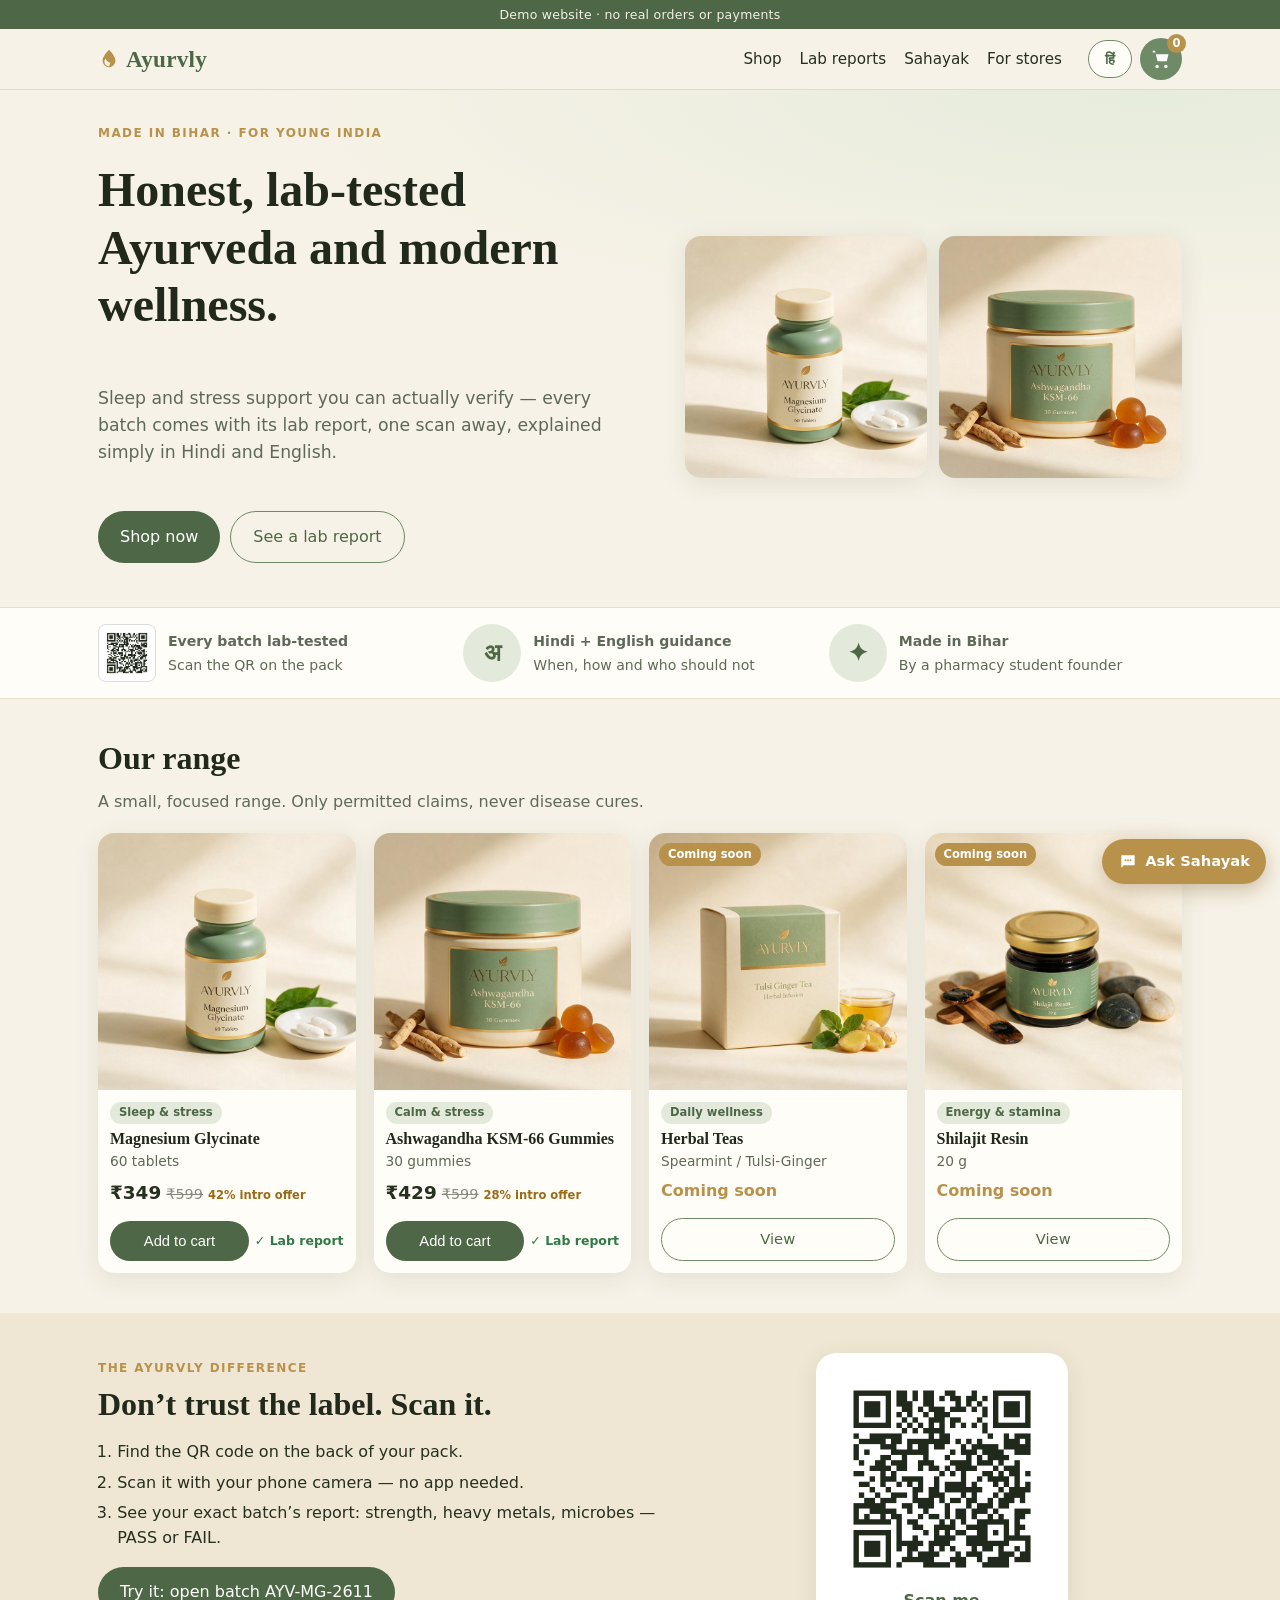
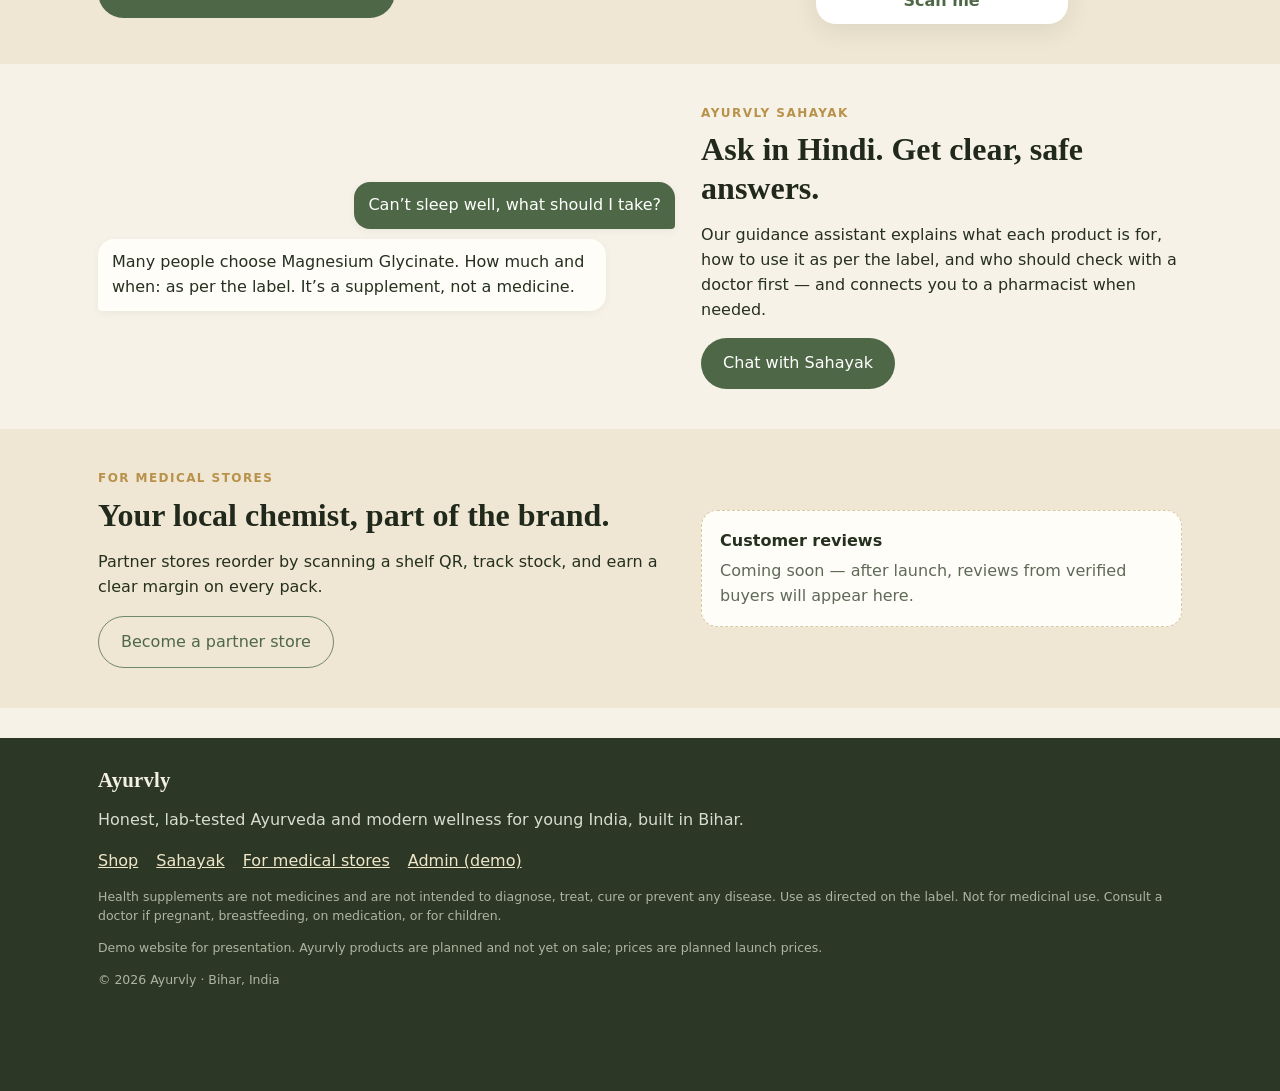
<file: index.html>
<!doctype html>
<html lang="en"><head><meta charset="utf-8">
<meta name="viewport" content="width=device-width,initial-scale=1,viewport-fit=cover">
<title>Ayurvly — honest, lab-tested wellness</title>
<meta name="description" content="Honest, lab-tested Ayurveda and modern wellness for young India, built in Bihar.">
<meta property="og:title" content="Ayurvly — honest, lab-tested wellness"><meta property="og:description" content="Honest, lab-tested Ayurveda and modern wellness for young India, built in Bihar.">
<meta property="og:image" content="https://ayurvly.publicvm.com/og.png"><meta name="theme-color" content="#f5efe3">
<link rel="icon" href="assets/favicon.png">
<link rel="stylesheet" href="styles.css">
</head>
<body data-page="home" data-root="">
<div class="demobar"><span class="en">Demo website · no real orders or payments</span><span class="hi" lang="hi">डेमो वेबसाइट · कोई असली ऑर्डर या पेमेंट नहीं</span></div>
<header class="top"><div class="wrap topin">
 <a class="logo" href="index.html" aria-label="Ayurvly home"><svg viewBox="0 0 24 24" aria-hidden="true"><path d="M12 2C7 7 5 11 5 14a7 7 0 0 0 14 0c0-3-2-7-7-12Zm0 18a5 5 0 0 1-5-5c0-1 .3-2.2 1-3.6 1.3 2.6 3 4 5.6 4.6-.8 1.6-1 2.8-1.6 4Z"/></svg>Ayurvly</a>
 <nav class="mainnav" aria-label="Main"><a href="index.html#shop"><span class="en">Shop</span><span class="hi" lang="hi">शॉप</span></a><a href="lab/AYV-MG-2611/index.html"><span class="en">Lab reports</span><span class="hi" lang="hi">लैब रिपोर्ट</span></a><a href="sahayak/index.html"><span class="en">Sahayak</span><span class="hi" lang="hi">सहायक</span></a><a href="stores/index.html"><span class="en">For stores</span><span class="hi" lang="hi">स्टोर्स के लिए</span></a></nav>
 <div class="tools"><button class="lang" type="button" aria-label="Switch language Hindi English"><span class="en">हिं</span><span class="hi">EN</span></button>
 <a class="cartbtn" href="cart/index.html" aria-label="Cart"><svg viewBox="0 0 24 24" aria-hidden="true"><path d="M7 18a2 2 0 1 0 0 4 2 2 0 0 0 0-4Zm10 0a2 2 0 1 0 0 4 2 2 0 0 0 0-4ZM5.2 4l.4 2H20l-2 8H7.4L4.6 2H2v2h3.2Z"/></svg><b class="cartcount">0</b></a></div>
</div></header>
<main id="main">

<section class="hero"><div class="wrap heroin">
 <p class="eyebrow"><span class="en">Made in Bihar · For young India</span><span class="hi" lang="hi">बिहार में बना · युवा भारत के लिए</span></p>
 <h1><span class="en">Honest, lab-tested Ayurveda and modern wellness.</span><span class="hi" lang="hi">ईमानदार, लैब-टेस्टेड आयुर्वेद और आधुनिक वेलनेस।</span></h1>
 <p class="lead"><span class="en">Sleep and stress support you can actually verify — every batch comes with its lab report, one scan away, explained simply in Hindi and English.</span><span class="hi" lang="hi">नींद और तनाव के लिए ऐसे प्रोडक्ट जिन्हें आप ख़ुद जाँच सकें — हर बैच की लैब रिपोर्ट बस एक स्कैन दूर, हिंदी और अंग्रेज़ी में आसान भाषा में।</span></p>
 <div class="cta"><a class="btn" href="#shop"><span class="en">Shop now</span><span class="hi" lang="hi">अभी देखें</span></a><a class="btn ghost" href="lab/AYV-MG-2611/index.html"><span class="en">See a lab report</span><span class="hi" lang="hi">लैब रिपोर्ट देखें</span></a></div>
 <div class="herostack"><img src="assets/magnesium.jpg" alt="Ayurvly Magnesium Glycinate bottle" width="600" height="600"><img src="assets/ashwagandha.jpg" alt="Ayurvly Ashwagandha gummies jar" width="600" height="600"></div>
</div></section>

<section class="trust"><div class="wrap trustin">
 <a class="titem" href="lab/AYV-MG-2611/index.html"><img src="assets/qr-AYV-MG-2611.png" alt="QR code to a sample lab report" width="64" height="64"><div><b><span class="en">Every batch lab-tested</span><span class="hi" lang="hi">हर बैच लैब-टेस्टेड</span></b><span><span class="en">Scan the QR on the pack</span><span class="hi" lang="hi">पैक पर QR स्कैन करें</span></span></div></a>
 <div class="titem"><i aria-hidden="true">अ</i><div><b><span class="en">Hindi + English guidance</span><span class="hi" lang="hi">हिंदी + अंग्रेज़ी में जानकारी</span></b><span><span class="en">When, how and who should not</span><span class="hi" lang="hi">कब, कैसे और किसे नहीं</span></span></div></div>
 <div class="titem"><i aria-hidden="true">✦</i><div><b><span class="en">Made in Bihar</span><span class="hi" lang="hi">बिहार में बना</span></b><span><span class="en">By a pharmacy student founder</span><span class="hi" lang="hi">फ़ार्मेसी छात्र संस्थापक द्वारा</span></span></div></div>
</div></section>

<section id="shop" class="sec"><div class="wrap">
 <h2><span class="en">Our range</span><span class="hi" lang="hi">हमारी रेंज</span></h2>
 <p class="sub"><span class="en">A small, focused range. Only permitted claims, never disease cures.</span><span class="hi" lang="hi">छोटी, फ़ोकस्ड रेंज। सिर्फ़ अनुमति वाले दावे, बीमारी ठीक करने के दावे कभी नहीं।</span></p>
 <div class="grid"><article class="pcard">
 <a href="product/magnesium-glycinate/index.html" class="pimg"><img src="assets/magnesium.jpg" alt="Ayurvly Magnesium Glycinate pack" loading="lazy" width="600" height="600"></a>
 <div class="pbody"><span class="tag"><span class="en">Sleep & stress</span><span class="hi" lang="hi">नींद और तनाव</span></span>
 <h3><a href="product/magnesium-glycinate/index.html"><span class="en">Magnesium Glycinate</span><span class="hi" lang="hi">मैग्नीशियम ग्लाइसिनेट</span></a></h3>
 <p class="pack"><span class="en">60 tablets</span><span class="hi" lang="hi">60 टैबलेट</span></p>
 <p class="prow"><span class="price">₹349</span> <s class="mrp">₹599</s> <span class="off">42% <span class="en">intro offer</span><span class="hi" lang="hi">लॉन्च ऑफर</span></span></p>
 <div class="pact"><button class="btn small add" type="button" data-add="magnesium-glycinate"><span class="en">Add to cart</span><span class="hi" lang="hi">कार्ट में डालें</span></button><a class="labchip" href="lab/AYV-MG-2611/index.html">✓ <span class="en">Lab report</span><span class="hi" lang="hi">लैब रिपोर्ट</span></a></div></div></article><article class="pcard">
 <a href="product/ashwagandha-gummies/index.html" class="pimg"><img src="assets/ashwagandha.jpg" alt="Ayurvly Ashwagandha KSM-66 Gummies pack" loading="lazy" width="600" height="600"></a>
 <div class="pbody"><span class="tag"><span class="en">Calm & stress</span><span class="hi" lang="hi">शांति और तनाव</span></span>
 <h3><a href="product/ashwagandha-gummies/index.html"><span class="en">Ashwagandha KSM-66 Gummies</span><span class="hi" lang="hi">अश्वगंधा KSM-66 गमीज़</span></a></h3>
 <p class="pack"><span class="en">30 gummies</span><span class="hi" lang="hi">30 गमीज़</span></p>
 <p class="prow"><span class="price">₹429</span> <s class="mrp">₹599</s> <span class="off">28% <span class="en">intro offer</span><span class="hi" lang="hi">लॉन्च ऑफर</span></span></p>
 <div class="pact"><button class="btn small add" type="button" data-add="ashwagandha-gummies"><span class="en">Add to cart</span><span class="hi" lang="hi">कार्ट में डालें</span></button><a class="labchip" href="lab/AYV-AG-2610/index.html">✓ <span class="en">Lab report</span><span class="hi" lang="hi">लैब रिपोर्ट</span></a></div></div></article><article class="pcard">
 <a href="product/herbal-tea/index.html" class="pimg"><img src="assets/tea.jpg" alt="Ayurvly Herbal Teas pack" loading="lazy" width="600" height="600"><span class="ribbon"><span class="en">Coming soon</span><span class="hi" lang="hi">जल्द</span></span></a>
 <div class="pbody"><span class="tag"><span class="en">Daily wellness</span><span class="hi" lang="hi">रोज़ की सेहत</span></span>
 <h3><a href="product/herbal-tea/index.html"><span class="en">Herbal Teas</span><span class="hi" lang="hi">हर्बल चाय</span></a></h3>
 <p class="pack"><span class="en">Spearmint / Tulsi-Ginger</span><span class="hi" lang="hi">पुदीना / तुलसी-अदरक</span></p>
 <p class="prow"><span class="soon"><span class="en">Coming soon</span><span class="hi" lang="hi">जल्द आ रहा है</span></span></p>
 <div class="pact"><a class="btn small ghost" href="product/herbal-tea/index.html"><span class="en">View</span><span class="hi" lang="hi">देखें</span></a></div></div></article><article class="pcard">
 <a href="product/shilajit-resin/index.html" class="pimg"><img src="assets/shilajit.jpg" alt="Ayurvly Shilajit Resin pack" loading="lazy" width="600" height="600"><span class="ribbon"><span class="en">Coming soon</span><span class="hi" lang="hi">जल्द</span></span></a>
 <div class="pbody"><span class="tag"><span class="en">Energy & stamina</span><span class="hi" lang="hi">ऊर्जा और स्टैमिना</span></span>
 <h3><a href="product/shilajit-resin/index.html"><span class="en">Shilajit Resin</span><span class="hi" lang="hi">शिलाजीत रेज़िन</span></a></h3>
 <p class="pack"><span class="en">20 g</span><span class="hi" lang="hi">20 ग्राम</span></p>
 <p class="prow"><span class="soon"><span class="en">Coming soon</span><span class="hi" lang="hi">जल्द आ रहा है</span></span></p>
 <div class="pact"><a class="btn small ghost" href="product/shilajit-resin/index.html"><span class="en">View</span><span class="hi" lang="hi">देखें</span></a></div></div></article></div>
</div></section>

<section class="sec alt"><div class="wrap split">
 <div><p class="eyebrow"><span class="en">The Ayurvly difference</span><span class="hi" lang="hi">Ayurvly की ख़ासियत</span></p>
 <h2><span class="en">Don’t trust the label. Scan it.</span><span class="hi" lang="hi">सिर्फ़ लेबल पर भरोसा मत करो। स्कैन करो।</span></h2>
 <ol class="steps">
  <li><span class="en">Find the QR code on the back of your pack.</span><span class="hi" lang="hi">पैक के पीछे QR कोड ढूँढें।</span></li>
  <li><span class="en">Scan it with your phone camera — no app needed.</span><span class="hi" lang="hi">फ़ोन कैमरा से स्कैन करें — कोई ऐप नहीं चाहिए।</span></li>
  <li><span class="en">See your exact batch’s report: strength, heavy metals, microbes — PASS or FAIL.</span><span class="hi" lang="hi">अपने बैच की रिपोर्ट देखें: ताक़त, हेवी मेटल, बैक्टीरिया — PASS या FAIL।</span></li>
 </ol>
 <a class="btn" href="lab/AYV-MG-2611/index.html"><span class="en">Try it: open batch AYV-MG-2611</span><span class="hi" lang="hi">आज़माएँ: बैच AYV-MG-2611 खोलें</span></a></div>
 <a class="qrbig" href="lab/AYV-MG-2611/index.html"><img src="assets/qr-AYV-MG-2611.png" alt="QR code linking to the lab report for batch AYV-MG-2611" width="240" height="240"><span><span class="en">Scan me</span><span class="hi" lang="hi">मुझे स्कैन करें</span></span></a>
</div></section>

<section class="sec"><div class="wrap split">
 <div class="chatpeek" aria-hidden="true">
  <div class="b u"><span class="en">Can’t sleep well, what should I take?</span><span class="hi" lang="hi">नींद नहीं आती, क्या लूँ?</span></div>
  <div class="b a"><span class="en">Many people choose Magnesium Glycinate. How much and when: as per the label. It’s a supplement, not a medicine.</span><span class="hi" lang="hi">कई लोग मैग्नीशियम ग्लाइसिनेट चुनते हैं। कितना और कब: लेबल के अनुसार। ये दवा नहीं, सप्लीमेंट है।</span></div>
 </div>
 <div><p class="eyebrow">Ayurvly Sahayak</p>
 <h2><span class="en">Ask in Hindi. Get clear, safe answers.</span><span class="hi" lang="hi">हिंदी में पूछें। साफ़, सुरक्षित जवाब पाएँ।</span></h2>
 <p><span class="en">Our guidance assistant explains what each product is for, how to use it as per the label, and who should check with a doctor first — and connects you to a pharmacist when needed.</span><span class="hi" lang="hi">हमारा सहायक बताता है कि कौन-सा प्रोडक्ट किसलिए है, लेबल के अनुसार कैसे लें, और किसे पहले डॉक्टर से पूछना चाहिए — ज़रूरत हो तो फ़ार्मासिस्ट से जोड़ता है।</span></p>
 <a class="btn" href="sahayak/index.html"><span class="en">Chat with Sahayak</span><span class="hi" lang="hi">सहायक से बात करें</span></a></div>
</div></section>

<section class="sec alt"><div class="wrap split">
 <div><p class="eyebrow"><span class="en">For medical stores</span><span class="hi" lang="hi">मेडिकल स्टोर्स के लिए</span></p>
 <h2><span class="en">Your local chemist, part of the brand.</span><span class="hi" lang="hi">आपका लोकल केमिस्ट, ब्रांड का हिस्सा।</span></h2>
 <p><span class="en">Partner stores reorder by scanning a shelf QR, track stock, and earn a clear margin on every pack.</span><span class="hi" lang="hi">पार्टनर स्टोर शेल्फ़ QR स्कैन करके दोबारा ऑर्डर करें, स्टॉक देखें, और हर पैक पर साफ़ मार्जिन कमाएँ।</span></p>
 <a class="btn ghost" href="stores/index.html"><span class="en">Become a partner store</span><span class="hi" lang="hi">पार्टनर स्टोर बनें</span></a></div>
 <div class="reviews"><b><span class="en">Customer reviews</span><span class="hi" lang="hi">ग्राहक रिव्यू</span></b><p><span class="en">Coming soon — after launch, reviews from verified buyers will appear here.</span><span class="hi" lang="hi">जल्द — लॉन्च के बाद, असली ख़रीदारों के रिव्यू यहाँ दिखेंगे।</span></p></div>
</div></section>
</main>
<footer class="foot"><div class="wrap">
 <div class="logo small">Ayurvly</div>
 <p><span class="en">Honest, lab-tested Ayurveda and modern wellness for young India, built in Bihar.</span><span class="hi" lang="hi">युवा भारत के लिए ईमानदार, लैब-टेस्टेड आयुर्वेद और आधुनिक वेलनेस — बिहार में बना।</span></p>
 <nav class="footnav" aria-label="Footer"><a href="index.html#shop"><span class="en">Shop</span><span class="hi" lang="hi">शॉप</span></a><a href="sahayak/index.html"><span class="en">Sahayak</span><span class="hi" lang="hi">सहायक</span></a><a href="stores/index.html"><span class="en">For medical stores</span><span class="hi" lang="hi">मेडिकल स्टोर्स के लिए</span></a><a href="admin/index.html"><span class="en">Admin (demo)</span><span class="hi" lang="hi">एडमिन (डेमो)</span></a></nav>
 <p class="fine"><span class="en">Health supplements are not medicines and are not intended to diagnose, treat, cure or prevent any disease. Use as directed on the label. Not for medicinal use. Consult a doctor if pregnant, breastfeeding, on medication, or for children.</span><span class="hi" lang="hi">हेल्थ सप्लीमेंट दवा नहीं हैं और किसी बीमारी के इलाज या रोकथाम के लिए नहीं हैं। लेबल के अनुसार ही लें। गर्भावस्था, स्तनपान, कोई दवा चल रही हो या बच्चों के लिए — पहले डॉक्टर से पूछें।</span></p>
 <p class="fine"><span class="en">Demo website for presentation. Ayurvly products are planned and not yet on sale; prices are planned launch prices.</span><span class="hi" lang="hi">यह प्रस्तुति के लिए डेमो वेबसाइट है। Ayurvly प्रोडक्ट अभी योजना में हैं, बिक्री शुरू नहीं हुई; दाम प्रस्तावित लॉन्च दाम हैं।</span></p>
 <p class="fine">© 2026 Ayurvly · Bihar, India</p>
</div></footer>
<a class="fab" href="sahayak/index.html" aria-label="Ask Ayurvly Sahayak"><svg viewBox="0 0 24 24" aria-hidden="true"><path d="M4 4h16v12H7l-3 3V4Zm4 5v2h2V9H8Zm3 0v2h2V9h-2Zm3 0v2h2V9h-2Z"/></svg><span><span class="en">Ask Sahayak</span><span class="hi" lang="hi">सहायक से पूछें</span></span></a>
<div class="toast" role="status" aria-live="polite"></div>
<script src="script.js"></script>
</body></html>
</file>
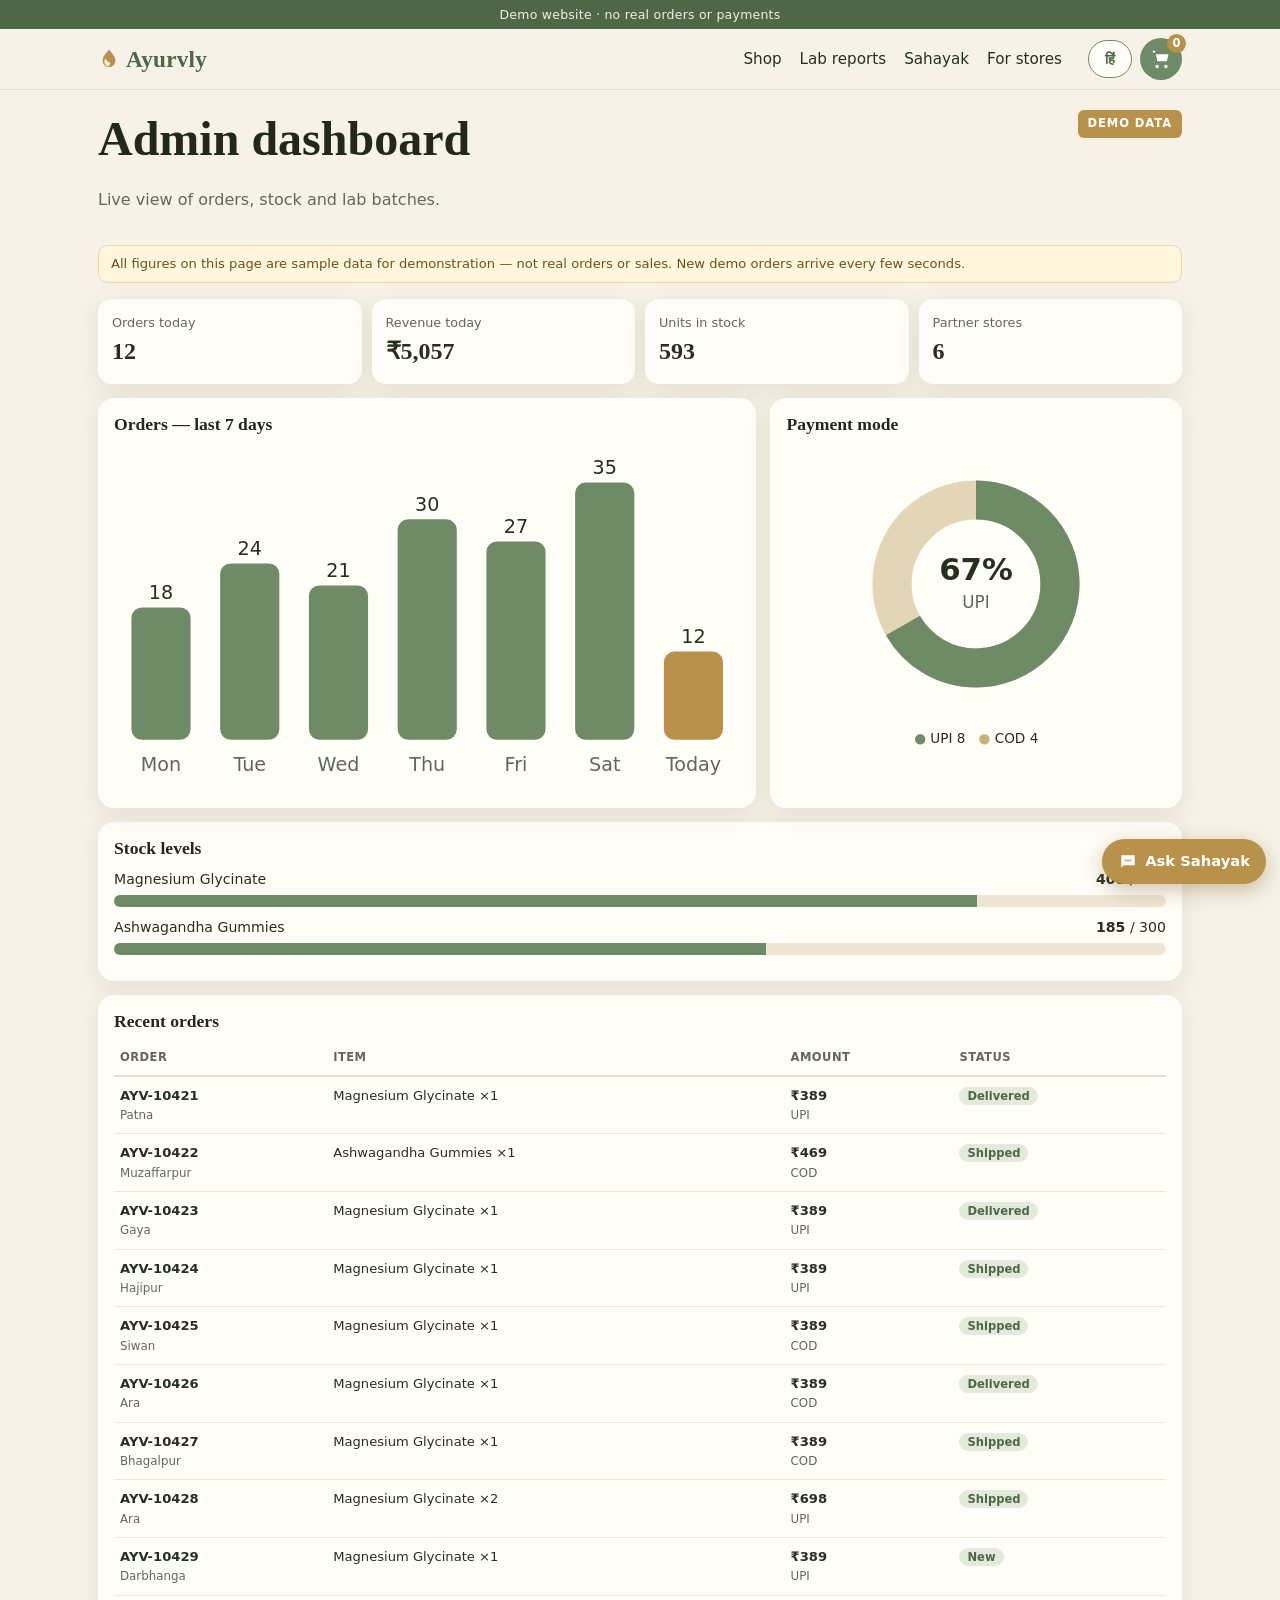
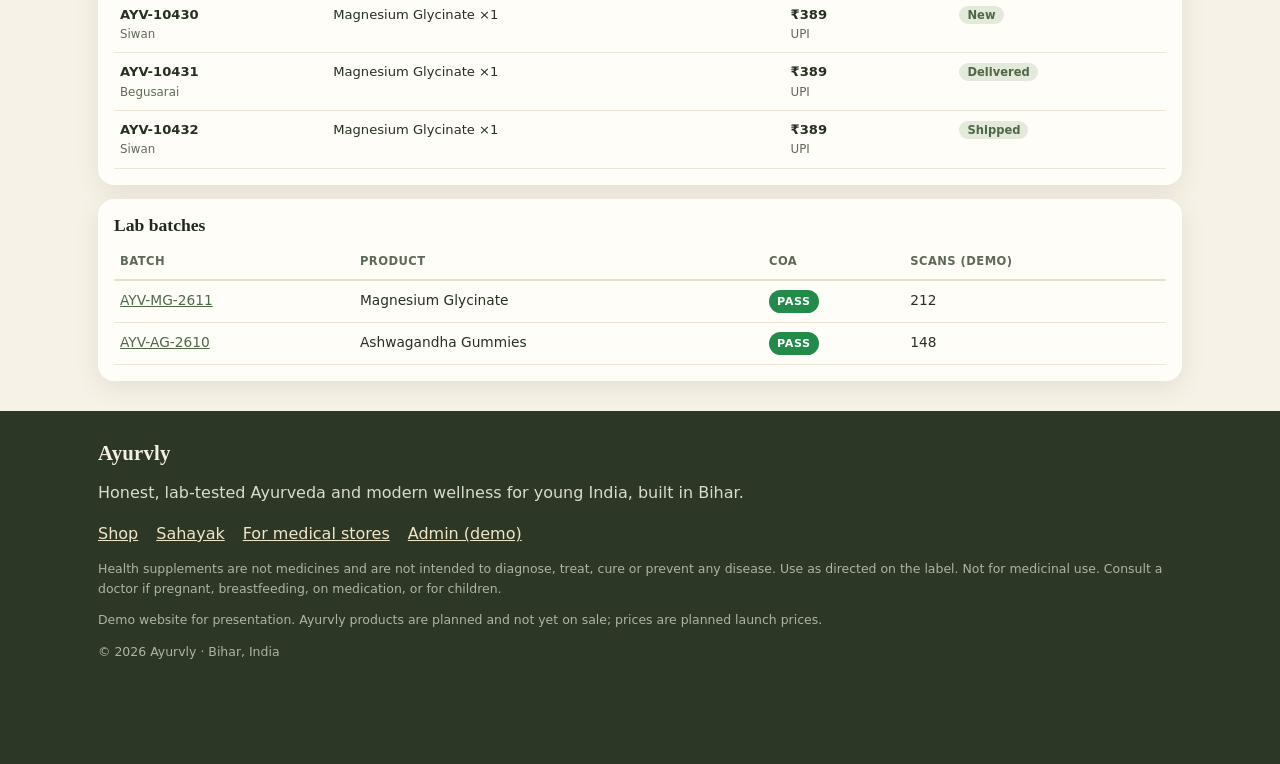
<file: admin/index.html>
<!doctype html>
<html lang="en"><head><meta charset="utf-8">
<meta name="viewport" content="width=device-width,initial-scale=1,viewport-fit=cover">
<title>Admin (demo) — Ayurvly</title>
<meta name="description" content="Honest, lab-tested Ayurveda and modern wellness for young India, built in Bihar.">
<meta property="og:title" content="Admin (demo) — Ayurvly"><meta property="og:description" content="Honest, lab-tested Ayurveda and modern wellness for young India, built in Bihar.">
<meta property="og:image" content="https://ayurvly.publicvm.com/og.png"><meta name="theme-color" content="#f5efe3">
<link rel="icon" href="../assets/favicon.png">
<link rel="stylesheet" href="../styles.css">
</head>
<body data-page="admin" data-root="../">
<div class="demobar"><span class="en">Demo website · no real orders or payments</span><span class="hi" lang="hi">डेमो वेबसाइट · कोई असली ऑर्डर या पेमेंट नहीं</span></div>
<header class="top"><div class="wrap topin">
 <a class="logo" href="../index.html" aria-label="Ayurvly home"><svg viewBox="0 0 24 24" aria-hidden="true"><path d="M12 2C7 7 5 11 5 14a7 7 0 0 0 14 0c0-3-2-7-7-12Zm0 18a5 5 0 0 1-5-5c0-1 .3-2.2 1-3.6 1.3 2.6 3 4 5.6 4.6-.8 1.6-1 2.8-1.6 4Z"/></svg>Ayurvly</a>
 <nav class="mainnav" aria-label="Main"><a href="../index.html#shop"><span class="en">Shop</span><span class="hi" lang="hi">शॉप</span></a><a href="../lab/AYV-MG-2611/index.html"><span class="en">Lab reports</span><span class="hi" lang="hi">लैब रिपोर्ट</span></a><a href="../sahayak/index.html"><span class="en">Sahayak</span><span class="hi" lang="hi">सहायक</span></a><a href="../stores/index.html"><span class="en">For stores</span><span class="hi" lang="hi">स्टोर्स के लिए</span></a></nav>
 <div class="tools"><button class="lang" type="button" aria-label="Switch language Hindi English"><span class="en">हिं</span><span class="hi">EN</span></button>
 <a class="cartbtn" href="../cart/index.html" aria-label="Cart"><svg viewBox="0 0 24 24" aria-hidden="true"><path d="M7 18a2 2 0 1 0 0 4 2 2 0 0 0 0-4Zm10 0a2 2 0 1 0 0 4 2 2 0 0 0 0-4ZM5.2 4l.4 2H20l-2 8H7.4L4.6 2H2v2h3.2Z"/></svg><b class="cartcount">0</b></a></div>
</div></header>
<main id="main">
<div class="wrap">
<div class="adhead"><div><h1><span class="en">Admin dashboard</span><span class="hi" lang="hi">एडमिन डैशबोर्ड</span></h1><p class="sub"><span class="en">Live view of orders, stock and lab batches.</span><span class="hi" lang="hi">ऑर्डर, स्टॉक और लैब बैच का लाइव व्यू।</span></p></div><span class="demotag">DEMO DATA</span></div>
<p class="samplenote"><span class="en">All figures on this page are sample data for demonstration — not real orders or sales. New demo orders arrive every few seconds.</span><span class="hi" lang="hi">इस पेज के सभी आँकड़े डेमो के लिए सैंपल डेटा हैं — असली ऑर्डर या बिक्री नहीं। हर कुछ सेकंड में नया डेमो ऑर्डर आता है।</span></p>
<section class="kpis">
 <div class="kpi"><span><span class="en">Orders today</span><span class="hi" lang="hi">आज के ऑर्डर</span></span><b id="k-orders">0</b></div>
 <div class="kpi"><span><span class="en">Revenue today</span><span class="hi" lang="hi">आज की बिक्री</span></span><b id="k-rev">₹0</b></div>
 <div class="kpi"><span><span class="en">Units in stock</span><span class="hi" lang="hi">स्टॉक में यूनिट</span></span><b id="k-stock">0</b></div>
 <div class="kpi"><span><span class="en">Partner stores</span><span class="hi" lang="hi">पार्टनर स्टोर</span></span><b id="k-stores">0</b></div>
</section>
<section class="adgrid">
 <div class="panel"><h2><span class="en">Orders — last 7 days</span><span class="hi" lang="hi">ऑर्डर — पिछले 7 दिन</span></h2><div id="chart7" class="chart"></div></div>
 <div class="panel"><h2><span class="en">Payment mode</span><span class="hi" lang="hi">पेमेंट मोड</span></h2><div id="donut" class="donut"></div></div>
</section>
<section class="panel"><h2><span class="en">Stock levels</span><span class="hi" lang="hi">स्टॉक स्तर</span></h2><div id="stock"></div></section>
<section class="panel"><h2><span class="en">Recent orders</span><span class="hi" lang="hi">हाल के ऑर्डर</span></h2><div class="tblwrap"><table class="orders"><thead><tr><th><span class="en">Order</span><span class="hi" lang="hi">ऑर्डर</span></th><th><span class="en">Item</span><span class="hi" lang="hi">आइटम</span></th><th><span class="en">Amount</span><span class="hi" lang="hi">राशि</span></th><th><span class="en">Status</span><span class="hi" lang="hi">स्थिति</span></th></tr></thead><tbody id="orders"></tbody></table></div></section>
<section class="panel"><h2><span class="en">Lab batches</span><span class="hi" lang="hi">लैब बैच</span></h2><div class="tblwrap"><table><thead><tr><th>Batch</th><th><span class="en">Product</span><span class="hi" lang="hi">प्रोडक्ट</span></th><th>COA</th><th><span class="en">Scans (demo)</span><span class="hi" lang="hi">स्कैन (डेमो)</span></th></tr></thead><tbody>
 <tr><td><a href="../lab/AYV-MG-2611/index.html">AYV-MG-2611</a></td><td>Magnesium Glycinate</td><td><span class="pass">PASS</span></td><td id="scan1">212</td></tr>
 <tr><td><a href="../lab/AYV-AG-2610/index.html">AYV-AG-2610</a></td><td>Ashwagandha Gummies</td><td><span class="pass">PASS</span></td><td id="scan2">148</td></tr></tbody></table></div></section>
</div>
</main>
<footer class="foot"><div class="wrap">
 <div class="logo small">Ayurvly</div>
 <p><span class="en">Honest, lab-tested Ayurveda and modern wellness for young India, built in Bihar.</span><span class="hi" lang="hi">युवा भारत के लिए ईमानदार, लैब-टेस्टेड आयुर्वेद और आधुनिक वेलनेस — बिहार में बना।</span></p>
 <nav class="footnav" aria-label="Footer"><a href="../index.html#shop"><span class="en">Shop</span><span class="hi" lang="hi">शॉप</span></a><a href="../sahayak/index.html"><span class="en">Sahayak</span><span class="hi" lang="hi">सहायक</span></a><a href="../stores/index.html"><span class="en">For medical stores</span><span class="hi" lang="hi">मेडिकल स्टोर्स के लिए</span></a><a href="../admin/index.html"><span class="en">Admin (demo)</span><span class="hi" lang="hi">एडमिन (डेमो)</span></a></nav>
 <p class="fine"><span class="en">Health supplements are not medicines and are not intended to diagnose, treat, cure or prevent any disease. Use as directed on the label. Not for medicinal use. Consult a doctor if pregnant, breastfeeding, on medication, or for children.</span><span class="hi" lang="hi">हेल्थ सप्लीमेंट दवा नहीं हैं और किसी बीमारी के इलाज या रोकथाम के लिए नहीं हैं। लेबल के अनुसार ही लें। गर्भावस्था, स्तनपान, कोई दवा चल रही हो या बच्चों के लिए — पहले डॉक्टर से पूछें।</span></p>
 <p class="fine"><span class="en">Demo website for presentation. Ayurvly products are planned and not yet on sale; prices are planned launch prices.</span><span class="hi" lang="hi">यह प्रस्तुति के लिए डेमो वेबसाइट है। Ayurvly प्रोडक्ट अभी योजना में हैं, बिक्री शुरू नहीं हुई; दाम प्रस्तावित लॉन्च दाम हैं।</span></p>
 <p class="fine">© 2026 Ayurvly · Bihar, India</p>
</div></footer>
<a class="fab" href="../sahayak/index.html" aria-label="Ask Ayurvly Sahayak"><svg viewBox="0 0 24 24" aria-hidden="true"><path d="M4 4h16v12H7l-3 3V4Zm4 5v2h2V9H8Zm3 0v2h2V9h-2Zm3 0v2h2V9h-2Z"/></svg><span><span class="en">Ask Sahayak</span><span class="hi" lang="hi">सहायक से पूछें</span></span></a>
<div class="toast" role="status" aria-live="polite"></div>
<script src="../script.js"></script>
</body></html>
</file>
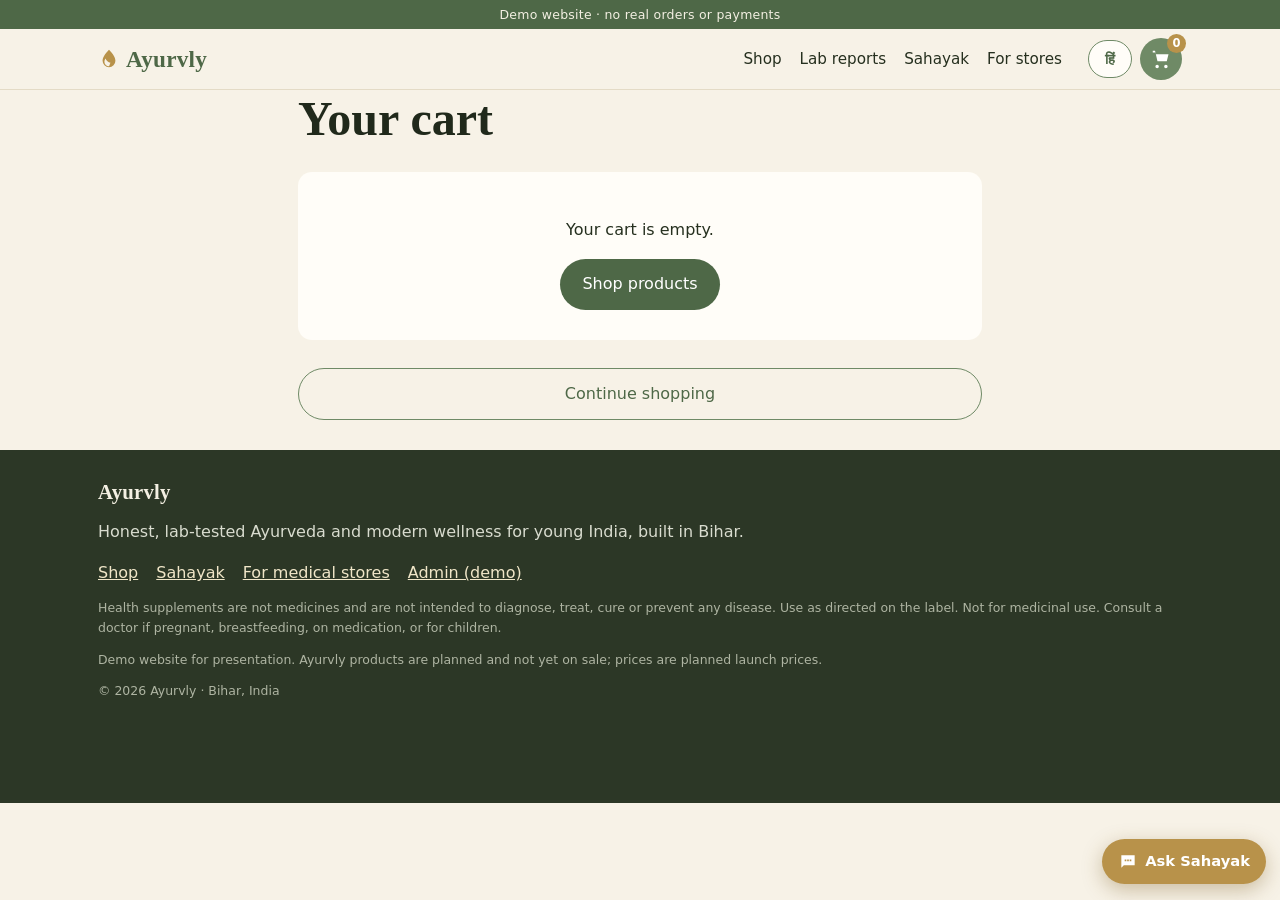
<file: cart/index.html>
<!doctype html>
<html lang="en"><head><meta charset="utf-8">
<meta name="viewport" content="width=device-width,initial-scale=1,viewport-fit=cover">
<title>Cart — Ayurvly</title>
<meta name="description" content="Honest, lab-tested Ayurveda and modern wellness for young India, built in Bihar.">
<meta property="og:title" content="Cart — Ayurvly"><meta property="og:description" content="Honest, lab-tested Ayurveda and modern wellness for young India, built in Bihar.">
<meta property="og:image" content="https://ayurvly.publicvm.com/og.png"><meta name="theme-color" content="#f5efe3">
<link rel="icon" href="../assets/favicon.png">
<link rel="stylesheet" href="../styles.css">
</head>
<body data-page="cart" data-root="../">
<div class="demobar"><span class="en">Demo website · no real orders or payments</span><span class="hi" lang="hi">डेमो वेबसाइट · कोई असली ऑर्डर या पेमेंट नहीं</span></div>
<header class="top"><div class="wrap topin">
 <a class="logo" href="../index.html" aria-label="Ayurvly home"><svg viewBox="0 0 24 24" aria-hidden="true"><path d="M12 2C7 7 5 11 5 14a7 7 0 0 0 14 0c0-3-2-7-7-12Zm0 18a5 5 0 0 1-5-5c0-1 .3-2.2 1-3.6 1.3 2.6 3 4 5.6 4.6-.8 1.6-1 2.8-1.6 4Z"/></svg>Ayurvly</a>
 <nav class="mainnav" aria-label="Main"><a href="../index.html#shop"><span class="en">Shop</span><span class="hi" lang="hi">शॉप</span></a><a href="../lab/AYV-MG-2611/index.html"><span class="en">Lab reports</span><span class="hi" lang="hi">लैब रिपोर्ट</span></a><a href="../sahayak/index.html"><span class="en">Sahayak</span><span class="hi" lang="hi">सहायक</span></a><a href="../stores/index.html"><span class="en">For stores</span><span class="hi" lang="hi">स्टोर्स के लिए</span></a></nav>
 <div class="tools"><button class="lang" type="button" aria-label="Switch language Hindi English"><span class="en">हिं</span><span class="hi">EN</span></button>
 <a class="cartbtn" href="../cart/index.html" aria-label="Cart"><svg viewBox="0 0 24 24" aria-hidden="true"><path d="M7 18a2 2 0 1 0 0 4 2 2 0 0 0 0-4Zm10 0a2 2 0 1 0 0 4 2 2 0 0 0 0-4ZM5.2 4l.4 2H20l-2 8H7.4L4.6 2H2v2h3.2Z"/></svg><b class="cartcount">0</b></a></div>
</div></header>
<main id="main">
<div class="wrap narrow"><h1><span class="en">Your cart</span><span class="hi" lang="hi">आपका कार्ट</span></h1>
<div id="cartlist" class="cartlist"></div>
<div id="carttotals" class="totals"></div>
<div class="cta"><a class="btn block" id="tocheckout" href="../checkout/index.html"><span class="en">Proceed to checkout</span><span class="hi" lang="hi">चेकआउट करें</span></a><a class="btn ghost block" href="../index.html#shop"><span class="en">Continue shopping</span><span class="hi" lang="hi">और देखें</span></a></div></div>
</main>
<footer class="foot"><div class="wrap">
 <div class="logo small">Ayurvly</div>
 <p><span class="en">Honest, lab-tested Ayurveda and modern wellness for young India, built in Bihar.</span><span class="hi" lang="hi">युवा भारत के लिए ईमानदार, लैब-टेस्टेड आयुर्वेद और आधुनिक वेलनेस — बिहार में बना।</span></p>
 <nav class="footnav" aria-label="Footer"><a href="../index.html#shop"><span class="en">Shop</span><span class="hi" lang="hi">शॉप</span></a><a href="../sahayak/index.html"><span class="en">Sahayak</span><span class="hi" lang="hi">सहायक</span></a><a href="../stores/index.html"><span class="en">For medical stores</span><span class="hi" lang="hi">मेडिकल स्टोर्स के लिए</span></a><a href="../admin/index.html"><span class="en">Admin (demo)</span><span class="hi" lang="hi">एडमिन (डेमो)</span></a></nav>
 <p class="fine"><span class="en">Health supplements are not medicines and are not intended to diagnose, treat, cure or prevent any disease. Use as directed on the label. Not for medicinal use. Consult a doctor if pregnant, breastfeeding, on medication, or for children.</span><span class="hi" lang="hi">हेल्थ सप्लीमेंट दवा नहीं हैं और किसी बीमारी के इलाज या रोकथाम के लिए नहीं हैं। लेबल के अनुसार ही लें। गर्भावस्था, स्तनपान, कोई दवा चल रही हो या बच्चों के लिए — पहले डॉक्टर से पूछें।</span></p>
 <p class="fine"><span class="en">Demo website for presentation. Ayurvly products are planned and not yet on sale; prices are planned launch prices.</span><span class="hi" lang="hi">यह प्रस्तुति के लिए डेमो वेबसाइट है। Ayurvly प्रोडक्ट अभी योजना में हैं, बिक्री शुरू नहीं हुई; दाम प्रस्तावित लॉन्च दाम हैं।</span></p>
 <p class="fine">© 2026 Ayurvly · Bihar, India</p>
</div></footer>
<a class="fab" href="../sahayak/index.html" aria-label="Ask Ayurvly Sahayak"><svg viewBox="0 0 24 24" aria-hidden="true"><path d="M4 4h16v12H7l-3 3V4Zm4 5v2h2V9H8Zm3 0v2h2V9h-2Zm3 0v2h2V9h-2Z"/></svg><span><span class="en">Ask Sahayak</span><span class="hi" lang="hi">सहायक से पूछें</span></span></a>
<div class="toast" role="status" aria-live="polite"></div>
<script src="../script.js"></script>
</body></html>
</file>
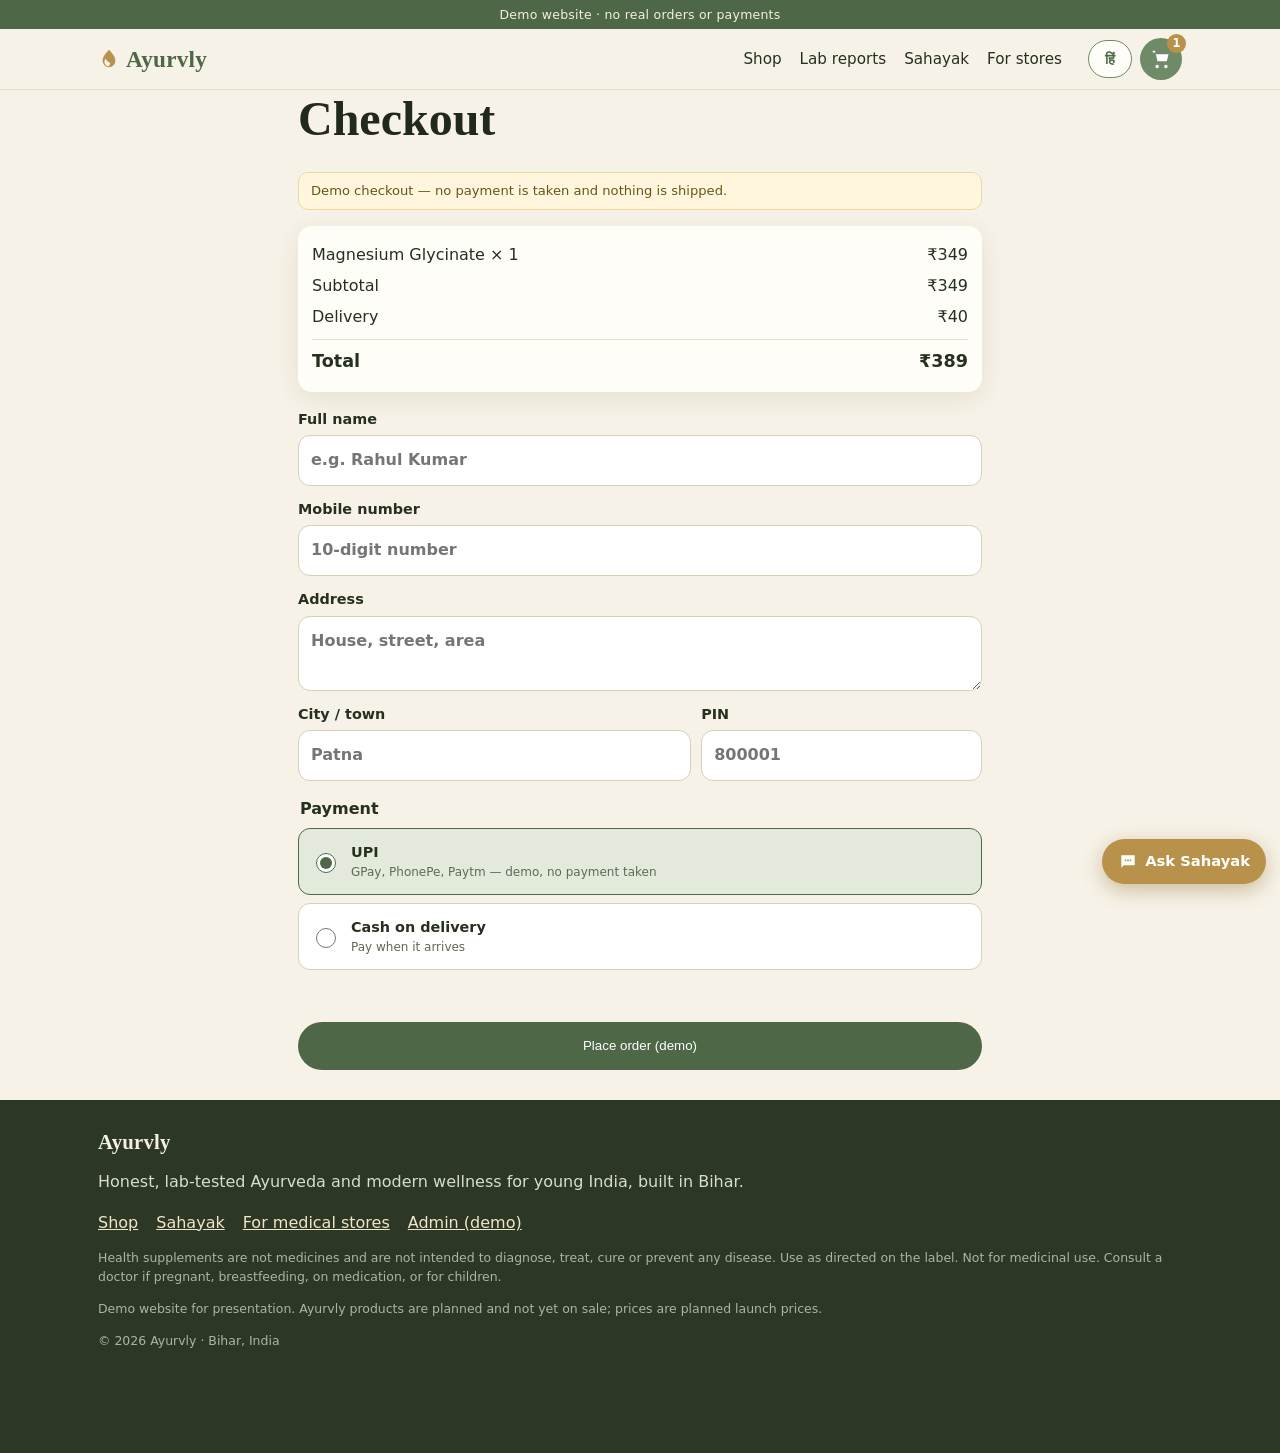
<file: checkout/index.html>
<!doctype html>
<html lang="en"><head><meta charset="utf-8">
<meta name="viewport" content="width=device-width,initial-scale=1,viewport-fit=cover">
<title>Checkout — Ayurvly</title>
<meta name="description" content="Honest, lab-tested Ayurveda and modern wellness for young India, built in Bihar.">
<meta property="og:title" content="Checkout — Ayurvly"><meta property="og:description" content="Honest, lab-tested Ayurveda and modern wellness for young India, built in Bihar.">
<meta property="og:image" content="https://ayurvly.publicvm.com/og.png"><meta name="theme-color" content="#f5efe3">
<link rel="icon" href="../assets/favicon.png">
<link rel="stylesheet" href="../styles.css">
</head>
<body data-page="checkout" data-root="../">
<div class="demobar"><span class="en">Demo website · no real orders or payments</span><span class="hi" lang="hi">डेमो वेबसाइट · कोई असली ऑर्डर या पेमेंट नहीं</span></div>
<header class="top"><div class="wrap topin">
 <a class="logo" href="../index.html" aria-label="Ayurvly home"><svg viewBox="0 0 24 24" aria-hidden="true"><path d="M12 2C7 7 5 11 5 14a7 7 0 0 0 14 0c0-3-2-7-7-12Zm0 18a5 5 0 0 1-5-5c0-1 .3-2.2 1-3.6 1.3 2.6 3 4 5.6 4.6-.8 1.6-1 2.8-1.6 4Z"/></svg>Ayurvly</a>
 <nav class="mainnav" aria-label="Main"><a href="../index.html#shop"><span class="en">Shop</span><span class="hi" lang="hi">शॉप</span></a><a href="../lab/AYV-MG-2611/index.html"><span class="en">Lab reports</span><span class="hi" lang="hi">लैब रिपोर्ट</span></a><a href="../sahayak/index.html"><span class="en">Sahayak</span><span class="hi" lang="hi">सहायक</span></a><a href="../stores/index.html"><span class="en">For stores</span><span class="hi" lang="hi">स्टोर्स के लिए</span></a></nav>
 <div class="tools"><button class="lang" type="button" aria-label="Switch language Hindi English"><span class="en">हिं</span><span class="hi">EN</span></button>
 <a class="cartbtn" href="../cart/index.html" aria-label="Cart"><svg viewBox="0 0 24 24" aria-hidden="true"><path d="M7 18a2 2 0 1 0 0 4 2 2 0 0 0 0-4Zm10 0a2 2 0 1 0 0 4 2 2 0 0 0 0-4ZM5.2 4l.4 2H20l-2 8H7.4L4.6 2H2v2h3.2Z"/></svg><b class="cartcount">0</b></a></div>
</div></header>
<main id="main">
<div class="wrap narrow"><h1><span class="en">Checkout</span><span class="hi" lang="hi">चेकआउट</span></h1>
<p class="samplenote"><span class="en">Demo checkout — no payment is taken and nothing is shipped.</span><span class="hi" lang="hi">डेमो चेकआउट — कोई पेमेंट नहीं लिया जाता, कुछ भेजा नहीं जाता।</span></p>
<div id="cosummary" class="totals"></div>
<form id="coform" class="form" novalidate>
 <label><span class="en">Full name</span><span class="hi" lang="hi">पूरा नाम</span><input name="name" required autocomplete="off" placeholder="e.g. Rahul Kumar"></label>
 <label><span class="en">Mobile number</span><span class="hi" lang="hi">मोबाइल नंबर</span><input name="phone" inputmode="numeric" required autocomplete="off" placeholder="10-digit number"></label>
 <label><span class="en">Address</span><span class="hi" lang="hi">पता</span><textarea name="addr" rows="2" required autocomplete="off" placeholder="House, street, area"></textarea></label>
 <div class="two"><label><span class="en">City / town</span><span class="hi" lang="hi">शहर / कस्बा</span><input name="city" required autocomplete="off" placeholder="Patna"></label>
 <label>PIN<input name="pin" inputmode="numeric" required autocomplete="off" placeholder="800001"></label></div>
 <fieldset class="pay"><legend><span class="en">Payment</span><span class="hi" lang="hi">पेमेंट</span></legend>
  <label class="opt"><input type="radio" name="pay" value="UPI" checked><span><b>UPI</b> <small><span class="en">GPay, PhonePe, Paytm — demo, no payment taken</span><span class="hi" lang="hi">GPay, PhonePe, Paytm — डेमो, कोई पेमेंट नहीं</span></small></span></label>
  <label class="opt"><input type="radio" name="pay" value="COD"><span><b><span class="en">Cash on delivery</span><span class="hi" lang="hi">कैश ऑन डिलीवरी</span></b> <small><span class="en">Pay when it arrives</span><span class="hi" lang="hi">डिलीवरी पर पेमेंट</span></small></span></label>
 </fieldset>
 <p class="err" id="coerr" role="alert"></p>
 <button class="btn block" type="submit"><span class="en">Place order (demo)</span><span class="hi" lang="hi">ऑर्डर करें (डेमो)</span></button>
</form></div>
</main>
<footer class="foot"><div class="wrap">
 <div class="logo small">Ayurvly</div>
 <p><span class="en">Honest, lab-tested Ayurveda and modern wellness for young India, built in Bihar.</span><span class="hi" lang="hi">युवा भारत के लिए ईमानदार, लैब-टेस्टेड आयुर्वेद और आधुनिक वेलनेस — बिहार में बना।</span></p>
 <nav class="footnav" aria-label="Footer"><a href="../index.html#shop"><span class="en">Shop</span><span class="hi" lang="hi">शॉप</span></a><a href="../sahayak/index.html"><span class="en">Sahayak</span><span class="hi" lang="hi">सहायक</span></a><a href="../stores/index.html"><span class="en">For medical stores</span><span class="hi" lang="hi">मेडिकल स्टोर्स के लिए</span></a><a href="../admin/index.html"><span class="en">Admin (demo)</span><span class="hi" lang="hi">एडमिन (डेमो)</span></a></nav>
 <p class="fine"><span class="en">Health supplements are not medicines and are not intended to diagnose, treat, cure or prevent any disease. Use as directed on the label. Not for medicinal use. Consult a doctor if pregnant, breastfeeding, on medication, or for children.</span><span class="hi" lang="hi">हेल्थ सप्लीमेंट दवा नहीं हैं और किसी बीमारी के इलाज या रोकथाम के लिए नहीं हैं। लेबल के अनुसार ही लें। गर्भावस्था, स्तनपान, कोई दवा चल रही हो या बच्चों के लिए — पहले डॉक्टर से पूछें।</span></p>
 <p class="fine"><span class="en">Demo website for presentation. Ayurvly products are planned and not yet on sale; prices are planned launch prices.</span><span class="hi" lang="hi">यह प्रस्तुति के लिए डेमो वेबसाइट है। Ayurvly प्रोडक्ट अभी योजना में हैं, बिक्री शुरू नहीं हुई; दाम प्रस्तावित लॉन्च दाम हैं।</span></p>
 <p class="fine">© 2026 Ayurvly · Bihar, India</p>
</div></footer>
<a class="fab" href="../sahayak/index.html" aria-label="Ask Ayurvly Sahayak"><svg viewBox="0 0 24 24" aria-hidden="true"><path d="M4 4h16v12H7l-3 3V4Zm4 5v2h2V9H8Zm3 0v2h2V9h-2Zm3 0v2h2V9h-2Z"/></svg><span><span class="en">Ask Sahayak</span><span class="hi" lang="hi">सहायक से पूछें</span></span></a>
<div class="toast" role="status" aria-live="polite"></div>
<script src="../script.js"></script>
</body></html>
</file>
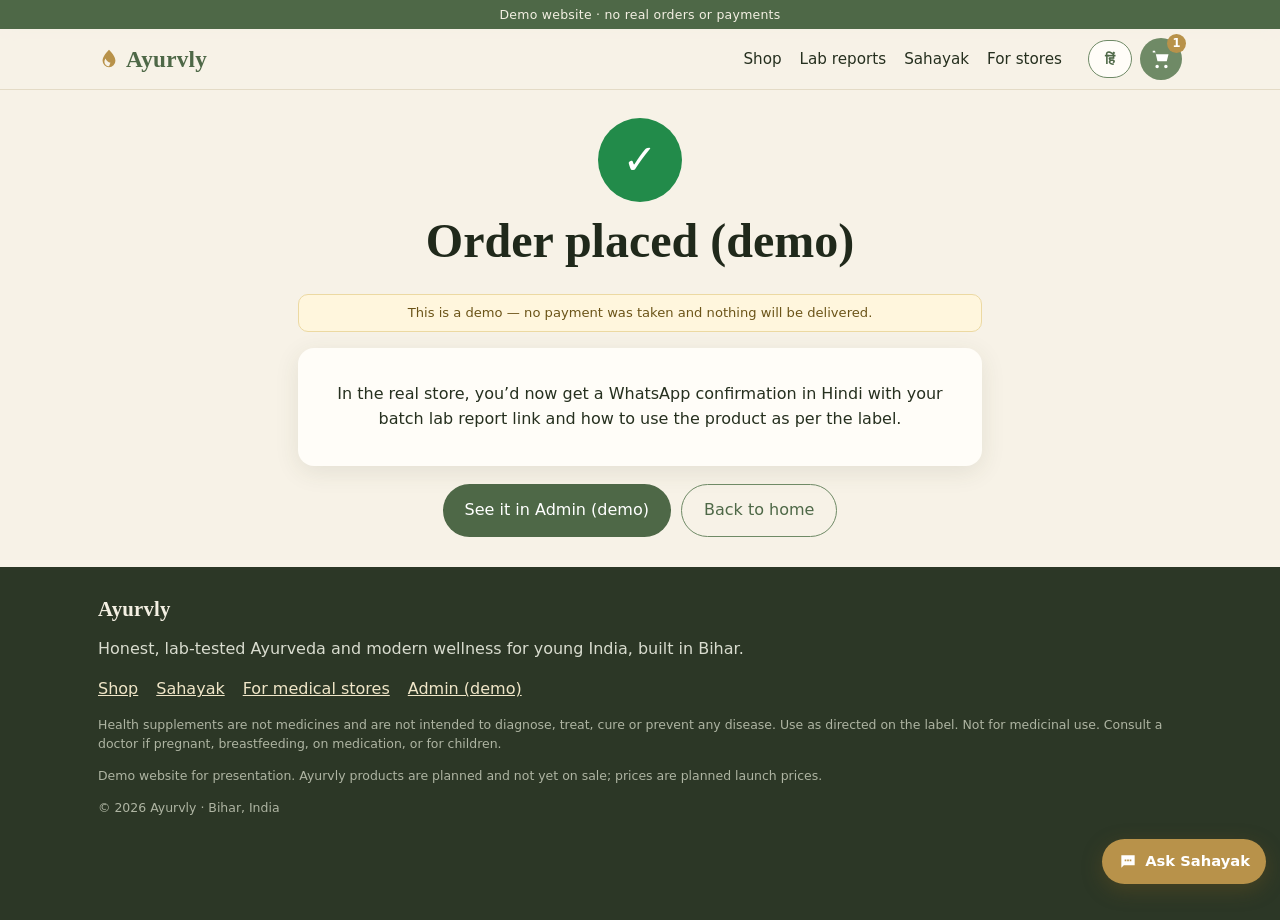
<file: order-placed/index.html>
<!doctype html>
<html lang="en"><head><meta charset="utf-8">
<meta name="viewport" content="width=device-width,initial-scale=1,viewport-fit=cover">
<title>Order placed (demo) — Ayurvly</title>
<meta name="description" content="Honest, lab-tested Ayurveda and modern wellness for young India, built in Bihar.">
<meta property="og:title" content="Order placed (demo) — Ayurvly"><meta property="og:description" content="Honest, lab-tested Ayurveda and modern wellness for young India, built in Bihar.">
<meta property="og:image" content="https://ayurvly.publicvm.com/og.png"><meta name="theme-color" content="#f5efe3">
<link rel="icon" href="../assets/favicon.png">
<link rel="stylesheet" href="../styles.css">
</head>
<body data-page="done" data-root="../">
<div class="demobar"><span class="en">Demo website · no real orders or payments</span><span class="hi" lang="hi">डेमो वेबसाइट · कोई असली ऑर्डर या पेमेंट नहीं</span></div>
<header class="top"><div class="wrap topin">
 <a class="logo" href="../index.html" aria-label="Ayurvly home"><svg viewBox="0 0 24 24" aria-hidden="true"><path d="M12 2C7 7 5 11 5 14a7 7 0 0 0 14 0c0-3-2-7-7-12Zm0 18a5 5 0 0 1-5-5c0-1 .3-2.2 1-3.6 1.3 2.6 3 4 5.6 4.6-.8 1.6-1 2.8-1.6 4Z"/></svg>Ayurvly</a>
 <nav class="mainnav" aria-label="Main"><a href="../index.html#shop"><span class="en">Shop</span><span class="hi" lang="hi">शॉप</span></a><a href="../lab/AYV-MG-2611/index.html"><span class="en">Lab reports</span><span class="hi" lang="hi">लैब रिपोर्ट</span></a><a href="../sahayak/index.html"><span class="en">Sahayak</span><span class="hi" lang="hi">सहायक</span></a><a href="../stores/index.html"><span class="en">For stores</span><span class="hi" lang="hi">स्टोर्स के लिए</span></a></nav>
 <div class="tools"><button class="lang" type="button" aria-label="Switch language Hindi English"><span class="en">हिं</span><span class="hi">EN</span></button>
 <a class="cartbtn" href="../cart/index.html" aria-label="Cart"><svg viewBox="0 0 24 24" aria-hidden="true"><path d="M7 18a2 2 0 1 0 0 4 2 2 0 0 0 0-4Zm10 0a2 2 0 1 0 0 4 2 2 0 0 0 0-4ZM5.2 4l.4 2H20l-2 8H7.4L4.6 2H2v2h3.2Z"/></svg><b class="cartcount">0</b></a></div>
</div></header>
<main id="main">
<div class="wrap narrow center"><div class="okcircle">✓</div>
<h1><span class="en">Order placed (demo)</span><span class="hi" lang="hi">ऑर्डर हो गया (डेमो)</span></h1>
<p id="ordinfo"></p>
<p class="samplenote"><span class="en">This is a demo — no payment was taken and nothing will be delivered.</span><span class="hi" lang="hi">यह डेमो है — कोई पेमेंट नहीं लिया गया और कुछ डिलीवर नहीं होगा।</span></p>
<div class="info"><p><span class="en">In the real store, you’d now get a WhatsApp confirmation in Hindi with your batch lab report link and how to use the product as per the label.</span><span class="hi" lang="hi">असली स्टोर में अब आपको हिंदी में WhatsApp कन्फ़र्मेशन मिलेगा — बैच लैब रिपोर्ट लिंक और लेबल के अनुसार उपयोग की जानकारी के साथ।</span></p></div>
<div class="cta center"><a class="btn" href="../admin/index.html"><span class="en">See it in Admin (demo)</span><span class="hi" lang="hi">एडमिन में देखें (डेमो)</span></a><a class="btn ghost" href="../index.html"><span class="en">Back to home</span><span class="hi" lang="hi">होम पर जाएँ</span></a></div></div>
</main>
<footer class="foot"><div class="wrap">
 <div class="logo small">Ayurvly</div>
 <p><span class="en">Honest, lab-tested Ayurveda and modern wellness for young India, built in Bihar.</span><span class="hi" lang="hi">युवा भारत के लिए ईमानदार, लैब-टेस्टेड आयुर्वेद और आधुनिक वेलनेस — बिहार में बना।</span></p>
 <nav class="footnav" aria-label="Footer"><a href="../index.html#shop"><span class="en">Shop</span><span class="hi" lang="hi">शॉप</span></a><a href="../sahayak/index.html"><span class="en">Sahayak</span><span class="hi" lang="hi">सहायक</span></a><a href="../stores/index.html"><span class="en">For medical stores</span><span class="hi" lang="hi">मेडिकल स्टोर्स के लिए</span></a><a href="../admin/index.html"><span class="en">Admin (demo)</span><span class="hi" lang="hi">एडमिन (डेमो)</span></a></nav>
 <p class="fine"><span class="en">Health supplements are not medicines and are not intended to diagnose, treat, cure or prevent any disease. Use as directed on the label. Not for medicinal use. Consult a doctor if pregnant, breastfeeding, on medication, or for children.</span><span class="hi" lang="hi">हेल्थ सप्लीमेंट दवा नहीं हैं और किसी बीमारी के इलाज या रोकथाम के लिए नहीं हैं। लेबल के अनुसार ही लें। गर्भावस्था, स्तनपान, कोई दवा चल रही हो या बच्चों के लिए — पहले डॉक्टर से पूछें।</span></p>
 <p class="fine"><span class="en">Demo website for presentation. Ayurvly products are planned and not yet on sale; prices are planned launch prices.</span><span class="hi" lang="hi">यह प्रस्तुति के लिए डेमो वेबसाइट है। Ayurvly प्रोडक्ट अभी योजना में हैं, बिक्री शुरू नहीं हुई; दाम प्रस्तावित लॉन्च दाम हैं।</span></p>
 <p class="fine">© 2026 Ayurvly · Bihar, India</p>
</div></footer>
<a class="fab" href="../sahayak/index.html" aria-label="Ask Ayurvly Sahayak"><svg viewBox="0 0 24 24" aria-hidden="true"><path d="M4 4h16v12H7l-3 3V4Zm4 5v2h2V9H8Zm3 0v2h2V9h-2Zm3 0v2h2V9h-2Z"/></svg><span><span class="en">Ask Sahayak</span><span class="hi" lang="hi">सहायक से पूछें</span></span></a>
<div class="toast" role="status" aria-live="polite"></div>
<script src="../script.js"></script>
</body></html>
</file>
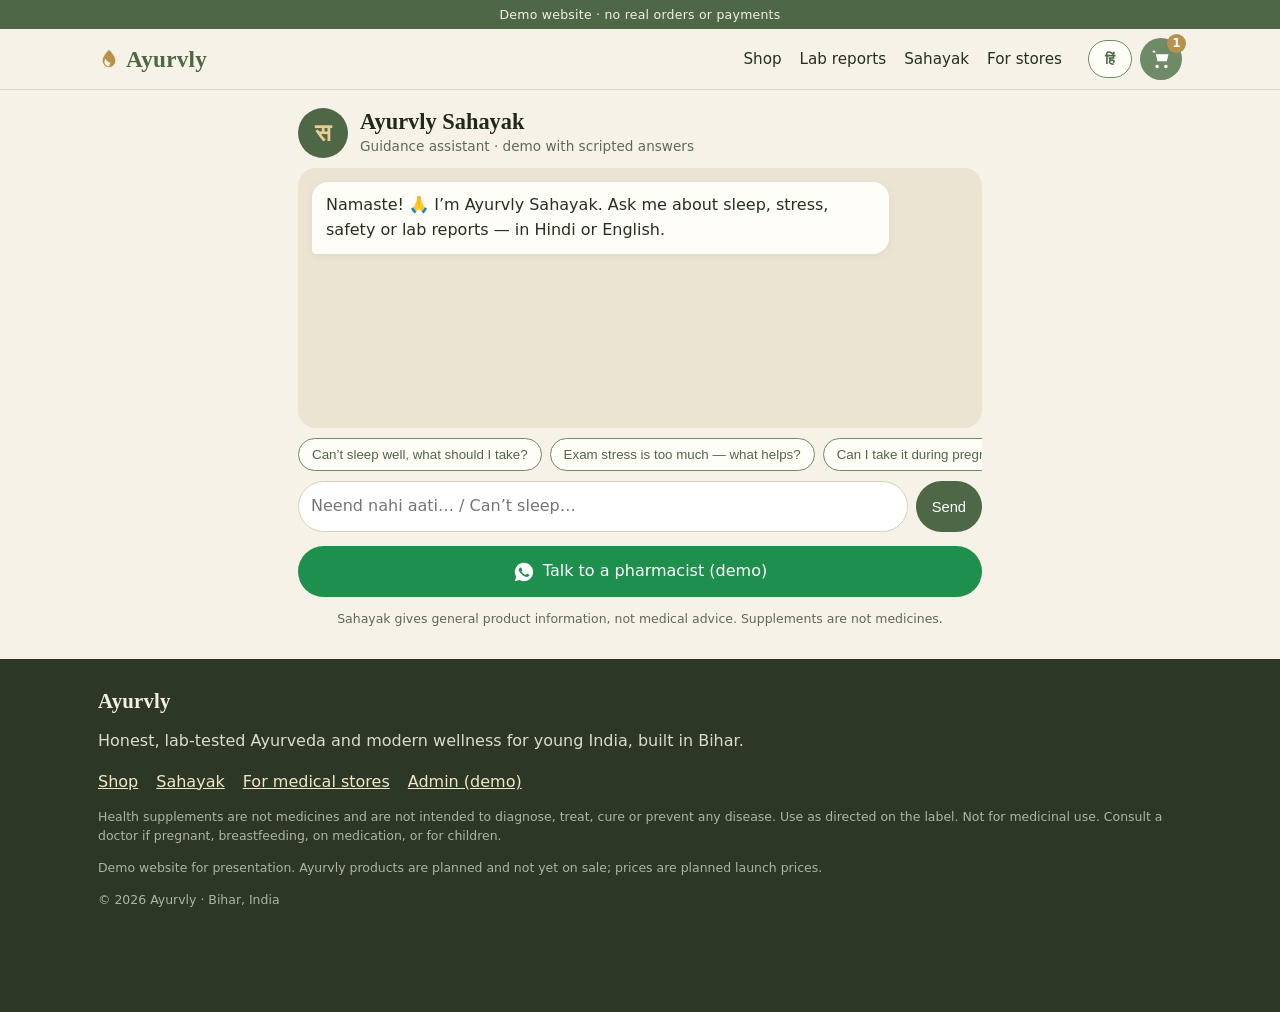
<file: sahayak/index.html>
<!doctype html>
<html lang="en"><head><meta charset="utf-8">
<meta name="viewport" content="width=device-width,initial-scale=1,viewport-fit=cover">
<title>Ayurvly Sahayak — Hindi guidance (demo)</title>
<meta name="description" content="Honest, lab-tested Ayurveda and modern wellness for young India, built in Bihar.">
<meta property="og:title" content="Ayurvly Sahayak — Hindi guidance (demo)"><meta property="og:description" content="Honest, lab-tested Ayurveda and modern wellness for young India, built in Bihar.">
<meta property="og:image" content="https://ayurvly.publicvm.com/og.png"><meta name="theme-color" content="#f5efe3">
<link rel="icon" href="../assets/favicon.png">
<link rel="stylesheet" href="../styles.css">
</head>
<body data-page="sahayak" data-root="../">
<div class="demobar"><span class="en">Demo website · no real orders or payments</span><span class="hi" lang="hi">डेमो वेबसाइट · कोई असली ऑर्डर या पेमेंट नहीं</span></div>
<header class="top"><div class="wrap topin">
 <a class="logo" href="../index.html" aria-label="Ayurvly home"><svg viewBox="0 0 24 24" aria-hidden="true"><path d="M12 2C7 7 5 11 5 14a7 7 0 0 0 14 0c0-3-2-7-7-12Zm0 18a5 5 0 0 1-5-5c0-1 .3-2.2 1-3.6 1.3 2.6 3 4 5.6 4.6-.8 1.6-1 2.8-1.6 4Z"/></svg>Ayurvly</a>
 <nav class="mainnav" aria-label="Main"><a href="../index.html#shop"><span class="en">Shop</span><span class="hi" lang="hi">शॉप</span></a><a href="../lab/AYV-MG-2611/index.html"><span class="en">Lab reports</span><span class="hi" lang="hi">लैब रिपोर्ट</span></a><a href="../sahayak/index.html"><span class="en">Sahayak</span><span class="hi" lang="hi">सहायक</span></a><a href="../stores/index.html"><span class="en">For stores</span><span class="hi" lang="hi">स्टोर्स के लिए</span></a></nav>
 <div class="tools"><button class="lang" type="button" aria-label="Switch language Hindi English"><span class="en">हिं</span><span class="hi">EN</span></button>
 <a class="cartbtn" href="../cart/index.html" aria-label="Cart"><svg viewBox="0 0 24 24" aria-hidden="true"><path d="M7 18a2 2 0 1 0 0 4 2 2 0 0 0 0-4Zm10 0a2 2 0 1 0 0 4 2 2 0 0 0 0-4ZM5.2 4l.4 2H20l-2 8H7.4L4.6 2H2v2h3.2Z"/></svg><b class="cartcount">0</b></a></div>
</div></header>
<main id="main">
<div class="wrap narrow">
<div class="chathead"><div class="avatar">स</div><div><h1>Ayurvly Sahayak</h1><p><span class="en">Guidance assistant · demo with scripted answers</span><span class="hi" lang="hi">गाइडेंस सहायक · डेमो, तय जवाब</span></p></div></div>
<div class="chat" id="chat" aria-live="polite"></div>
<div class="chips" id="chips"></div>
<form class="chatin" id="chatform"><input id="chatq" autocomplete="off" aria-label="Type your question" placeholder="Neend nahi aati… / Can’t sleep…"><button class="btn small" type="submit"><span class="en">Send</span><span class="hi" lang="hi">भेजें</span></button></form>
<a class="btn wa block" href="#" data-toast="Demo: the pharmacist WhatsApp line will be added at launch|डेमो: फ़ार्मासिस्ट WhatsApp लाइन लॉन्च पर जुड़ेगी"><svg viewBox="0 0 24 24" aria-hidden="true"><path d="M12 2a10 10 0 0 0-8.6 15.1L2 22l5-1.3A10 10 0 1 0 12 2Zm5.3 14.1c-.2.6-1.3 1.2-1.8 1.2-.5.1-1 .2-3.3-.7-2.8-1.1-4.5-4-4.7-4.2-.1-.2-1.1-1.5-1.1-2.8s.7-2 1-2.3c.2-.3.5-.3.7-.3h.5c.2 0 .4 0 .6.5l.8 2c.1.2.1.4 0 .5l-.3.5-.4.4c-.1.2-.3.3-.1.6.2.3.8 1.3 1.7 2.1 1.2 1 2.1 1.3 2.4 1.5.3.1.5.1.6-.1l.9-1c.2-.3.4-.2.6-.1l1.9.9c.3.1.5.2.5.3.1.2.1.7-.1 1.3Z"/></svg><span class="en">Talk to a pharmacist (demo)</span><span class="hi" lang="hi">फ़ार्मासिस्ट से बात करें (डेमो)</span></a>
<p class="fine center"><span class="en">Sahayak gives general product information, not medical advice. Supplements are not medicines.</span><span class="hi" lang="hi">सहायक सामान्य प्रोडक्ट जानकारी देता है, मेडिकल सलाह नहीं। सप्लीमेंट दवा नहीं हैं।</span></p></div>
</main>
<footer class="foot"><div class="wrap">
 <div class="logo small">Ayurvly</div>
 <p><span class="en">Honest, lab-tested Ayurveda and modern wellness for young India, built in Bihar.</span><span class="hi" lang="hi">युवा भारत के लिए ईमानदार, लैब-टेस्टेड आयुर्वेद और आधुनिक वेलनेस — बिहार में बना।</span></p>
 <nav class="footnav" aria-label="Footer"><a href="../index.html#shop"><span class="en">Shop</span><span class="hi" lang="hi">शॉप</span></a><a href="../sahayak/index.html"><span class="en">Sahayak</span><span class="hi" lang="hi">सहायक</span></a><a href="../stores/index.html"><span class="en">For medical stores</span><span class="hi" lang="hi">मेडिकल स्टोर्स के लिए</span></a><a href="../admin/index.html"><span class="en">Admin (demo)</span><span class="hi" lang="hi">एडमिन (डेमो)</span></a></nav>
 <p class="fine"><span class="en">Health supplements are not medicines and are not intended to diagnose, treat, cure or prevent any disease. Use as directed on the label. Not for medicinal use. Consult a doctor if pregnant, breastfeeding, on medication, or for children.</span><span class="hi" lang="hi">हेल्थ सप्लीमेंट दवा नहीं हैं और किसी बीमारी के इलाज या रोकथाम के लिए नहीं हैं। लेबल के अनुसार ही लें। गर्भावस्था, स्तनपान, कोई दवा चल रही हो या बच्चों के लिए — पहले डॉक्टर से पूछें।</span></p>
 <p class="fine"><span class="en">Demo website for presentation. Ayurvly products are planned and not yet on sale; prices are planned launch prices.</span><span class="hi" lang="hi">यह प्रस्तुति के लिए डेमो वेबसाइट है। Ayurvly प्रोडक्ट अभी योजना में हैं, बिक्री शुरू नहीं हुई; दाम प्रस्तावित लॉन्च दाम हैं।</span></p>
 <p class="fine">© 2026 Ayurvly · Bihar, India</p>
</div></footer>
<a class="fab" href="../sahayak/index.html" aria-label="Ask Ayurvly Sahayak"><svg viewBox="0 0 24 24" aria-hidden="true"><path d="M4 4h16v12H7l-3 3V4Zm4 5v2h2V9H8Zm3 0v2h2V9h-2Zm3 0v2h2V9h-2Z"/></svg><span><span class="en">Ask Sahayak</span><span class="hi" lang="hi">सहायक से पूछें</span></span></a>
<div class="toast" role="status" aria-live="polite"></div>
<script src="../script.js"></script>
</body></html>
</file>
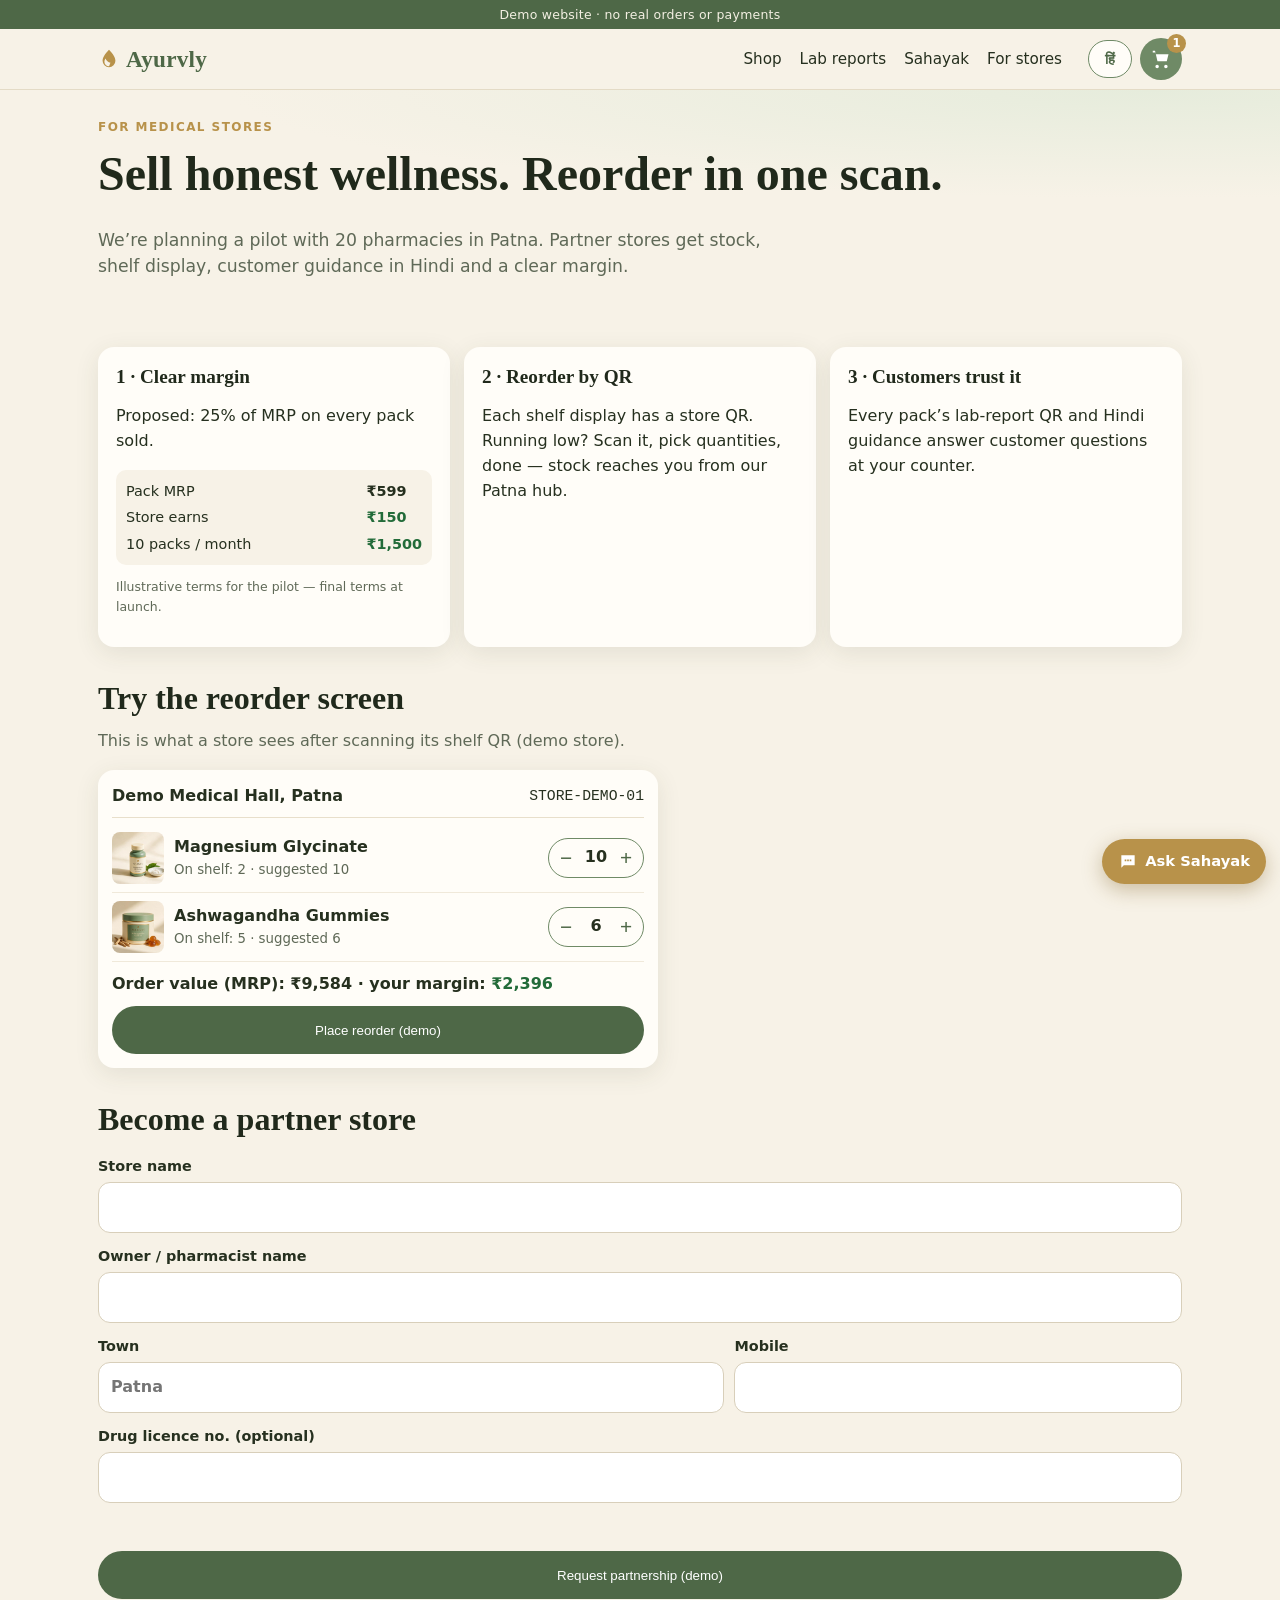
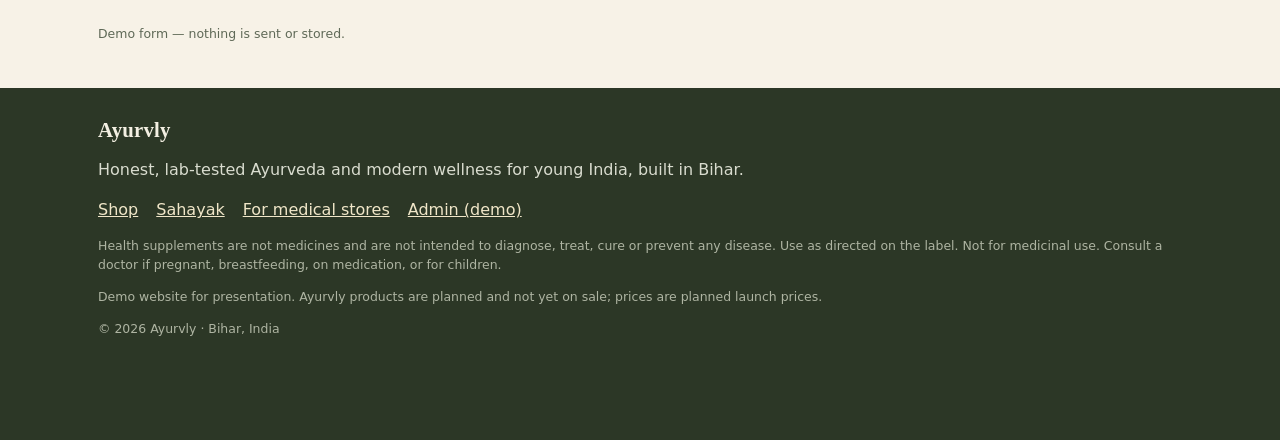
<file: stores/index.html>
<!doctype html>
<html lang="en"><head><meta charset="utf-8">
<meta name="viewport" content="width=device-width,initial-scale=1,viewport-fit=cover">
<title>For medical stores — Ayurvly</title>
<meta name="description" content="Honest, lab-tested Ayurveda and modern wellness for young India, built in Bihar.">
<meta property="og:title" content="For medical stores — Ayurvly"><meta property="og:description" content="Honest, lab-tested Ayurveda and modern wellness for young India, built in Bihar.">
<meta property="og:image" content="https://ayurvly.publicvm.com/og.png"><meta name="theme-color" content="#f5efe3">
<link rel="icon" href="../assets/favicon.png">
<link rel="stylesheet" href="../styles.css">
</head>
<body data-page="stores" data-root="../">
<div class="demobar"><span class="en">Demo website · no real orders or payments</span><span class="hi" lang="hi">डेमो वेबसाइट · कोई असली ऑर्डर या पेमेंट नहीं</span></div>
<header class="top"><div class="wrap topin">
 <a class="logo" href="../index.html" aria-label="Ayurvly home"><svg viewBox="0 0 24 24" aria-hidden="true"><path d="M12 2C7 7 5 11 5 14a7 7 0 0 0 14 0c0-3-2-7-7-12Zm0 18a5 5 0 0 1-5-5c0-1 .3-2.2 1-3.6 1.3 2.6 3 4 5.6 4.6-.8 1.6-1 2.8-1.6 4Z"/></svg>Ayurvly</a>
 <nav class="mainnav" aria-label="Main"><a href="../index.html#shop"><span class="en">Shop</span><span class="hi" lang="hi">शॉप</span></a><a href="../lab/AYV-MG-2611/index.html"><span class="en">Lab reports</span><span class="hi" lang="hi">लैब रिपोर्ट</span></a><a href="../sahayak/index.html"><span class="en">Sahayak</span><span class="hi" lang="hi">सहायक</span></a><a href="../stores/index.html"><span class="en">For stores</span><span class="hi" lang="hi">स्टोर्स के लिए</span></a></nav>
 <div class="tools"><button class="lang" type="button" aria-label="Switch language Hindi English"><span class="en">हिं</span><span class="hi">EN</span></button>
 <a class="cartbtn" href="../cart/index.html" aria-label="Cart"><svg viewBox="0 0 24 24" aria-hidden="true"><path d="M7 18a2 2 0 1 0 0 4 2 2 0 0 0 0-4Zm10 0a2 2 0 1 0 0 4 2 2 0 0 0 0-4ZM5.2 4l.4 2H20l-2 8H7.4L4.6 2H2v2h3.2Z"/></svg><b class="cartcount">0</b></a></div>
</div></header>
<main id="main">
<section class="hero small"><div class="wrap">
<p class="eyebrow"><span class="en">For medical stores</span><span class="hi" lang="hi">मेडिकल स्टोर्स के लिए</span></p>
<h1><span class="en">Sell honest wellness. Reorder in one scan.</span><span class="hi" lang="hi">ईमानदार वेलनेस बेचें। एक स्कैन में दोबारा ऑर्डर।</span></h1>
<p class="lead"><span class="en">We’re planning a pilot with 20 pharmacies in Patna. Partner stores get stock, shelf display, customer guidance in Hindi and a clear margin.</span><span class="hi" lang="hi">हम पटना की 20 फ़ार्मेसी के साथ पायलट की योजना बना रहे हैं। पार्टनर स्टोर को स्टॉक, शेल्फ़ डिस्प्ले, हिंदी में ग्राहक जानकारी और साफ़ मार्जिन मिलेगा।</span></p>
</div></section>
<div class="wrap">
<section class="sec0 grid3">
 <div class="info"><h2><span class="en">1 · Clear margin</span><span class="hi" lang="hi">1 · साफ़ मार्जिन</span></h2><p><span class="en">Proposed: 25% of MRP on every pack sold.</span><span class="hi" lang="hi">प्रस्तावित: हर बिके पैक पर MRP का 25%।</span></p>
 <div class="calc"><span><span class="en">Pack MRP</span><span class="hi" lang="hi">पैक MRP</span></span><b>₹599</b><span><span class="en">Store earns</span><span class="hi" lang="hi">स्टोर की कमाई</span></span><b class="g">₹150</b><span><span class="en">10 packs / month</span><span class="hi" lang="hi">10 पैक / महीना</span></span><b class="g">₹1,500</b></div>
 <p class="fine"><span class="en">Illustrative terms for the pilot — final terms at launch.</span><span class="hi" lang="hi">पायलट के उदाहरण — अंतिम शर्तें लॉन्च पर।</span></p></div>
 <div class="info"><h2><span class="en">2 · Reorder by QR</span><span class="hi" lang="hi">2 · QR से रीऑर्डर</span></h2><p><span class="en">Each shelf display has a store QR. Running low? Scan it, pick quantities, done — stock reaches you from our Patna hub.</span><span class="hi" lang="hi">हर शेल्फ़ डिस्प्ले पर स्टोर QR। स्टॉक कम? स्कैन करें, मात्रा चुनें, हो गया — स्टॉक पटना हब से पहुँचेगा।</span></p></div>
 <div class="info"><h2><span class="en">3 · Customers trust it</span><span class="hi" lang="hi">3 · ग्राहकों का भरोसा</span></h2><p><span class="en">Every pack’s lab-report QR and Hindi guidance answer customer questions at your counter.</span><span class="hi" lang="hi">हर पैक का लैब-रिपोर्ट QR और हिंदी जानकारी आपके काउंटर पर ग्राहकों के सवालों का जवाब देती है।</span></p></div>
</section>

<section class="sec0 reorder"><h2><span class="en">Try the reorder screen</span><span class="hi" lang="hi">रीऑर्डर स्क्रीन आज़माएँ</span></h2>
<p class="sub"><span class="en">This is what a store sees after scanning its shelf QR (demo store).</span><span class="hi" lang="hi">शेल्फ़ QR स्कैन करने के बाद स्टोर यही देखता है (डेमो स्टोर)।</span></p>
<div class="rocard"><div class="rohead"><b><span class="en">Demo Medical Hall, Patna</span><span class="hi" lang="hi">डेमो मेडिकल हॉल, पटना</span></b><span class="mono">STORE-DEMO-01</span></div>
 <div class="roitem" data-ro="349" data-mrp="599"><img src="../assets/magnesium.jpg" alt="" width="56" height="56"><div><b>Magnesium Glycinate</b><small><span class="en">On shelf: 2 · suggested 10</span><span class="hi" lang="hi">शेल्फ़ पर: 2 · सुझाव 10</span></small></div><div class="qty" data-qty><button type="button" data-dec aria-label="Decrease">−</button><output>10</output><button type="button" data-inc aria-label="Increase">+</button></div></div>
 <div class="roitem" data-ro="429" data-mrp="599"><img src="../assets/ashwagandha.jpg" alt="" width="56" height="56"><div><b>Ashwagandha Gummies</b><small><span class="en">On shelf: 5 · suggested 6</span><span class="hi" lang="hi">शेल्फ़ पर: 5 · सुझाव 6</span></small></div><div class="qty" data-qty><button type="button" data-dec aria-label="Decrease">−</button><output>6</output><button type="button" data-inc aria-label="Increase">+</button></div></div>
 <p class="rosum" id="rosum"></p>
 <button class="btn block" type="button" data-toast="Reorder placed (demo) — nothing was sent|रीऑर्डर हो गया (डेमो) — कुछ भेजा नहीं गया"><span class="en">Place reorder (demo)</span><span class="hi" lang="hi">रीऑर्डर करें (डेमो)</span></button></div>
</section>

<section class="sec0" id="join"><h2><span class="en">Become a partner store</span><span class="hi" lang="hi">पार्टनर स्टोर बनें</span></h2>
<form id="storeform" class="form" novalidate>
 <label><span class="en">Store name</span><span class="hi" lang="hi">स्टोर का नाम</span><input name="store" required autocomplete="off"></label>
 <label><span class="en">Owner / pharmacist name</span><span class="hi" lang="hi">मालिक / फ़ार्मासिस्ट का नाम</span><input name="owner" required autocomplete="off"></label>
 <div class="two"><label><span class="en">Town</span><span class="hi" lang="hi">शहर</span><input name="town" required autocomplete="off" placeholder="Patna"></label>
 <label><span class="en">Mobile</span><span class="hi" lang="hi">मोबाइल</span><input name="mob" inputmode="numeric" required autocomplete="off"></label></div>
 <label><span class="en">Drug licence no. (optional)</span><span class="hi" lang="hi">ड्रग लाइसेंस नं. (वैकल्पिक)</span><input name="dl" autocomplete="off"></label>
 <p class="err" id="storeerr" role="alert"></p>
 <button class="btn block" type="submit"><span class="en">Request partnership (demo)</span><span class="hi" lang="hi">पार्टनरशिप के लिए अनुरोध (डेमो)</span></button>
 <p class="fine"><span class="en">Demo form — nothing is sent or stored.</span><span class="hi" lang="hi">डेमो फ़ॉर्म — कुछ भेजा या सेव नहीं होता।</span></p>
</form></section></div>
</main>
<footer class="foot"><div class="wrap">
 <div class="logo small">Ayurvly</div>
 <p><span class="en">Honest, lab-tested Ayurveda and modern wellness for young India, built in Bihar.</span><span class="hi" lang="hi">युवा भारत के लिए ईमानदार, लैब-टेस्टेड आयुर्वेद और आधुनिक वेलनेस — बिहार में बना।</span></p>
 <nav class="footnav" aria-label="Footer"><a href="../index.html#shop"><span class="en">Shop</span><span class="hi" lang="hi">शॉप</span></a><a href="../sahayak/index.html"><span class="en">Sahayak</span><span class="hi" lang="hi">सहायक</span></a><a href="../stores/index.html"><span class="en">For medical stores</span><span class="hi" lang="hi">मेडिकल स्टोर्स के लिए</span></a><a href="../admin/index.html"><span class="en">Admin (demo)</span><span class="hi" lang="hi">एडमिन (डेमो)</span></a></nav>
 <p class="fine"><span class="en">Health supplements are not medicines and are not intended to diagnose, treat, cure or prevent any disease. Use as directed on the label. Not for medicinal use. Consult a doctor if pregnant, breastfeeding, on medication, or for children.</span><span class="hi" lang="hi">हेल्थ सप्लीमेंट दवा नहीं हैं और किसी बीमारी के इलाज या रोकथाम के लिए नहीं हैं। लेबल के अनुसार ही लें। गर्भावस्था, स्तनपान, कोई दवा चल रही हो या बच्चों के लिए — पहले डॉक्टर से पूछें।</span></p>
 <p class="fine"><span class="en">Demo website for presentation. Ayurvly products are planned and not yet on sale; prices are planned launch prices.</span><span class="hi" lang="hi">यह प्रस्तुति के लिए डेमो वेबसाइट है। Ayurvly प्रोडक्ट अभी योजना में हैं, बिक्री शुरू नहीं हुई; दाम प्रस्तावित लॉन्च दाम हैं।</span></p>
 <p class="fine">© 2026 Ayurvly · Bihar, India</p>
</div></footer>
<a class="fab" href="../sahayak/index.html" aria-label="Ask Ayurvly Sahayak"><svg viewBox="0 0 24 24" aria-hidden="true"><path d="M4 4h16v12H7l-3 3V4Zm4 5v2h2V9H8Zm3 0v2h2V9h-2Zm3 0v2h2V9h-2Z"/></svg><span><span class="en">Ask Sahayak</span><span class="hi" lang="hi">सहायक से पूछें</span></span></a>
<div class="toast" role="status" aria-live="polite"></div>
<script src="../script.js"></script>
</body></html>
</file>
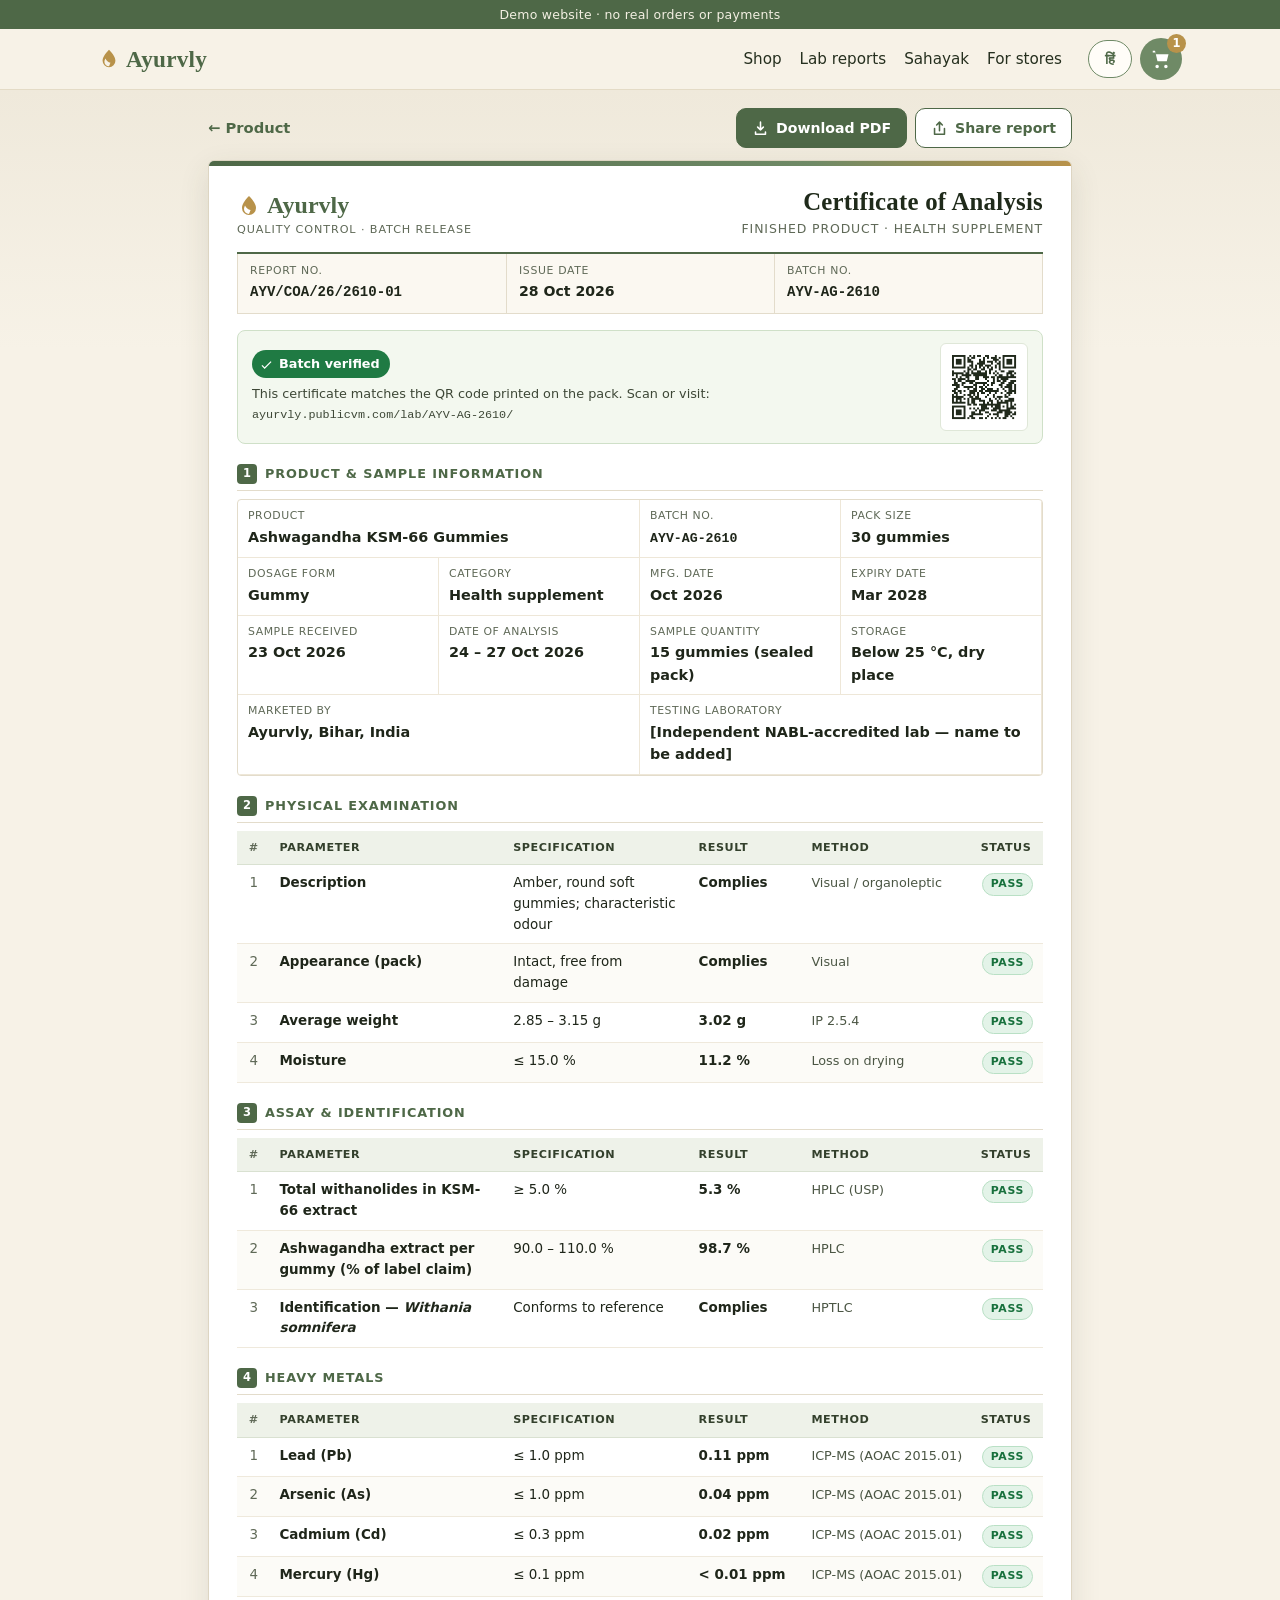
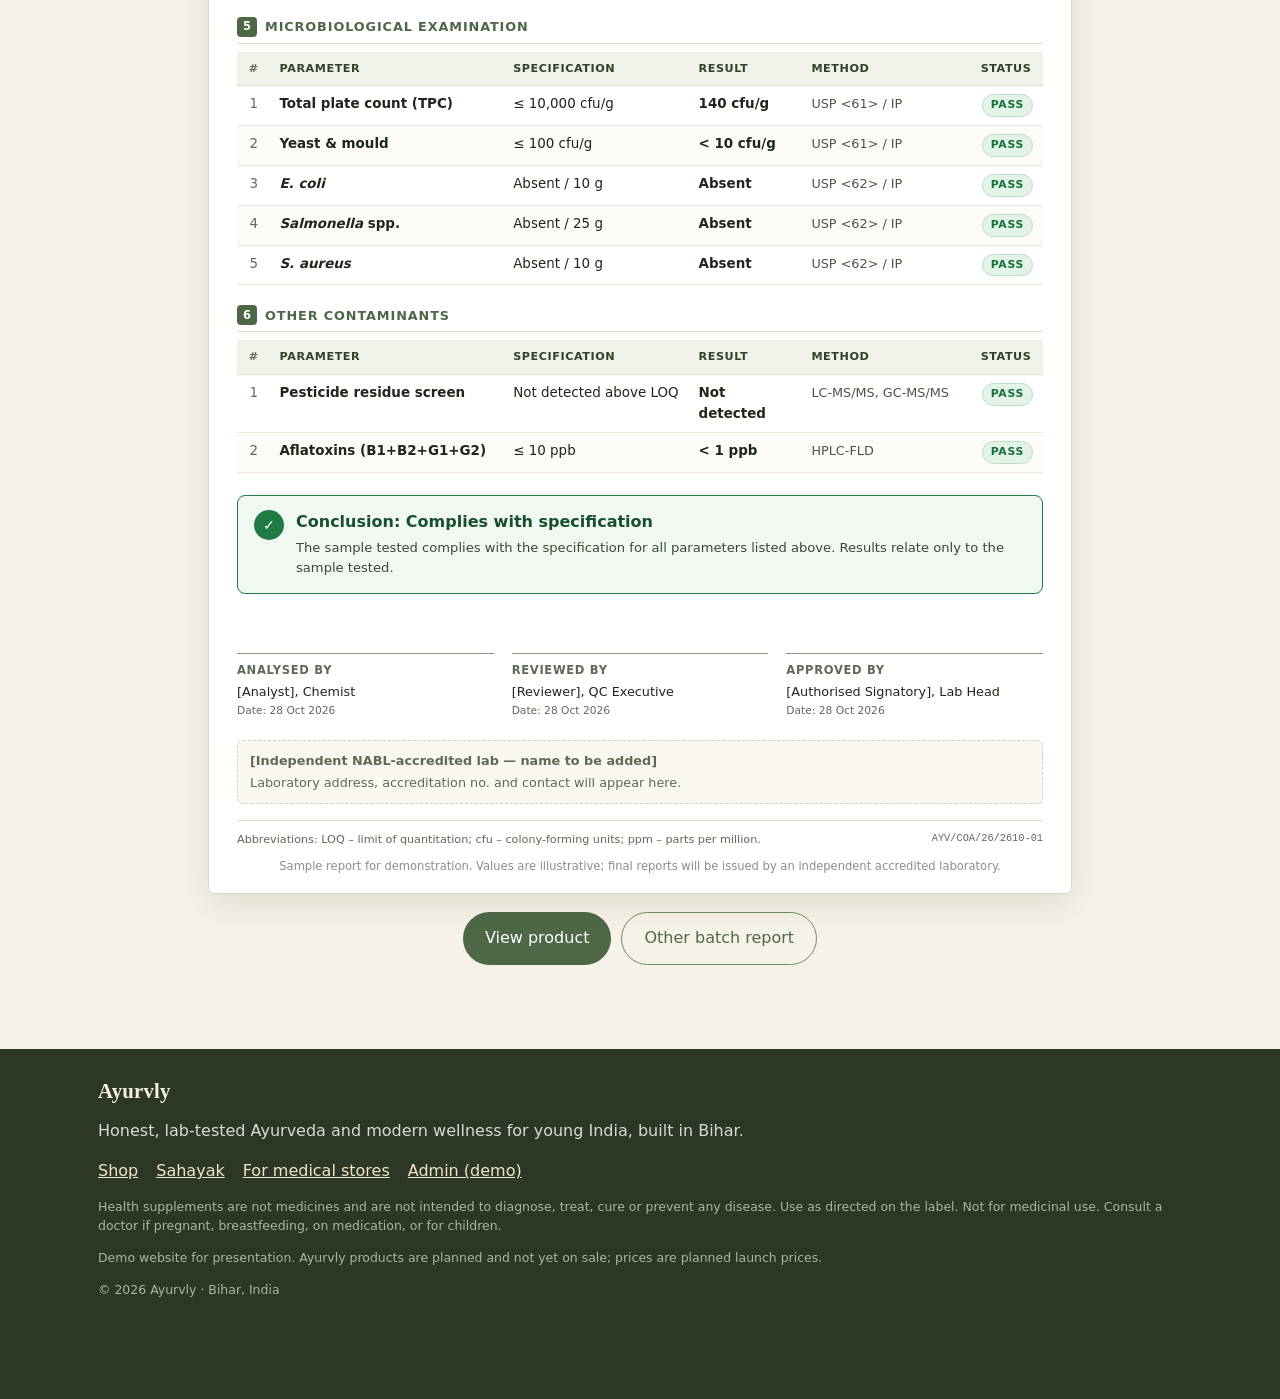
<file: lab/AYV-AG-2610/index.html>
<!doctype html>
<html lang="en"><head><meta charset="utf-8">
<meta name="viewport" content="width=device-width,initial-scale=1,viewport-fit=cover">
<title>Certificate of Analysis · AYV-AG-2610 · Ayurvly</title>
<meta name="description" content="Sample certificate of analysis for Ayurvly Ashwagandha KSM-66 Gummies batch AYV-AG-2610 (demo).">
<meta property="og:title" content="Lab report AYV-AG-2610 — Ayurvly"><meta property="og:description" content="Sample certificate of analysis for Ayurvly Ashwagandha KSM-66 Gummies batch AYV-AG-2610 (demo).">
<meta property="og:image" content="https://ayurvly.publicvm.com/og.png"><meta name="theme-color" content="#f5efe3">
<link rel="icon" href="../../assets/favicon.png">
<link rel="stylesheet" href="../../styles.css?v=coa2">
</head>
<body data-page="lab" data-root="../../">
<div class="demobar"><span class="en">Demo website · no real orders or payments</span><span class="hi" lang="hi">डेमो वेबसाइट · कोई असली ऑर्डर या पेमेंट नहीं</span></div>
<header class="top"><div class="wrap topin">
 <a class="logo" href="../../index.html" aria-label="Ayurvly home"><svg viewBox="0 0 24 24" aria-hidden="true"><path d="M12 2C7 7 5 11 5 14a7 7 0 0 0 14 0c0-3-2-7-7-12Zm0 18a5 5 0 0 1-5-5c0-1 .3-2.2 1-3.6 1.3 2.6 3 4 5.6 4.6-.8 1.6-1 2.8-1.6 4Z"/></svg>Ayurvly</a>
 <nav class="mainnav" aria-label="Main"><a href="../../index.html#shop"><span class="en">Shop</span><span class="hi" lang="hi">शॉप</span></a><a href="../../lab/AYV-MG-2611/index.html"><span class="en">Lab reports</span><span class="hi" lang="hi">लैब रिपोर्ट</span></a><a href="../../sahayak/index.html"><span class="en">Sahayak</span><span class="hi" lang="hi">सहायक</span></a><a href="../../stores/index.html"><span class="en">For stores</span><span class="hi" lang="hi">स्टोर्स के लिए</span></a></nav>
 <div class="tools"><button class="lang" type="button" aria-label="Switch language Hindi English"><span class="en">हिं</span><span class="hi">EN</span></button>
 <a class="cartbtn" href="../../cart/index.html" aria-label="Cart"><svg viewBox="0 0 24 24" aria-hidden="true"><path d="M7 18a2 2 0 1 0 0 4 2 2 0 0 0 0-4Zm10 0a2 2 0 1 0 0 4 2 2 0 0 0 0-4ZM5.2 4l.4 2H20l-2 8H7.4L4.6 2H2v2h3.2Z"/></svg><b class="cartcount">0</b></a></div>
</div></header>
<main id="main" class="coa-page">
<div class="wrap coawrap">
<div class="coa-actions noprint">
 <a class="back" href="../../product/ashwagandha-gummies/index.html">← <span class="en">Product</span><span class="hi" lang="hi">प्रोडक्ट</span></a>
 <div class="btns"><button type="button" class="abtn" id="coaPrint"><svg viewBox="0 0 24 24" aria-hidden="true"><path d="M12 3v11m0 0-4-4m4 4 4-4M5 17v3h14v-3"/></svg><span class="en">Download PDF</span><span class="hi" lang="hi">PDF डाउनलोड</span></button><button type="button" class="abtn ghost" id="coaShare"><svg viewBox="0 0 24 24" aria-hidden="true"><path d="M12 15V3m0 0L8 7m4-4 4 4M5 12v8h14v-8"/></svg><span class="en">Share report</span><span class="hi" lang="hi">रिपोर्ट शेयर करें</span></button></div>
</div>
<article class="cert" aria-label="Certificate of Analysis">
 <header class="chead">
  <div class="cbrand"><div class="cmark"><svg viewBox="0 0 24 24" aria-hidden="true"><path d="M12 2C7 7 5 11 5 14a7 7 0 0 0 14 0c0-3-2-7-7-12Zm0 18a5 5 0 0 1-5-5c0-1 .3-2.2 1-3.6 1.3 2.6 3 4 5.6 4.6-.8 1.6-1 2.8-1.6 4Z"/></svg><span>Ayurvly</span></div><small><span class="en">Quality Control · Batch Release</span><span class="hi" lang="hi">क्वालिटी कंट्रोल · बैच रिलीज़</span></small></div>
  <div class="ctitle"><h1><span class="en">Certificate of Analysis</span><span class="hi" lang="hi">विश्लेषण प्रमाणपत्र</span></h1><p><span class="en">Finished product · Health supplement</span><span class="hi" lang="hi">तैयार प्रोडक्ट · हेल्थ सप्लीमेंट</span></p></div>
 </header>
 <div class="cref">
  <div><span><span class="en">Report no.</span><span class="hi" lang="hi">रिपोर्ट नं.</span></span><b class="mono">AYV/COA/26/2610-01</b></div>
  <div><span><span class="en">Issue date</span><span class="hi" lang="hi">जारी तिथि</span></span><b>28 Oct 2026</b></div>
  <div><span><span class="en">Batch no.</span><span class="hi" lang="hi">बैच नं.</span></span><b class="mono">AYV-AG-2610</b></div>
 </div>
 <div class="cverify">
  <div class="vtxt"><span class="vbadge"><svg viewBox="0 0 24 24" aria-hidden="true"><path d="m9 16.2-3.5-3.6L4 14.1 9 19 20 8l-1.4-1.4z"/></svg><span class="en">Batch verified</span><span class="hi" lang="hi">बैच वेरिफ़ाइड</span></span>
   <p><span class="en">This certificate matches the QR code printed on the pack. Scan or visit:</span><span class="hi" lang="hi">यह प्रमाणपत्र पैक पर छपे QR कोड से मेल खाता है। स्कैन करें या खोलें:</span><br><span class="mono">ayurvly.publicvm.com/lab/AYV-AG-2610/</span></p></div>
  <img src="../../assets/qr-AYV-AG-2610.png" alt="QR code for batch AYV-AG-2610" width="88" height="88">
 </div>
 <section class="csec"><h2><span class="sn">1</span><span class="en">Product &amp; sample information</span><span class="hi" lang="hi">प्रोडक्ट और सैंपल जानकारी</span></h2><dl class="cinfo"><div class="w2"><dt><span class="en">Product</span><span class="hi" lang="hi">प्रोडक्ट</span></dt><dd><span class="en">Ashwagandha KSM-66 Gummies</span><span class="hi" lang="hi">अश्वगंधा KSM-66 गमीज़</span></dd></div><div class=""><dt><span class="en">Batch no.</span><span class="hi" lang="hi">बैच नं.</span></dt><dd><span class="mono">AYV-AG-2610</span></dd></div><div class=""><dt><span class="en">Pack size</span><span class="hi" lang="hi">पैक साइज़</span></dt><dd><span class="en">30 gummies</span><span class="hi" lang="hi">30 गमीज़</span></dd></div><div class=""><dt><span class="en">Dosage form</span><span class="hi" lang="hi">रूप</span></dt><dd><span class="en">Gummy</span><span class="hi" lang="hi">गमी</span></dd></div><div class=""><dt><span class="en">Category</span><span class="hi" lang="hi">श्रेणी</span></dt><dd><span class="en">Health supplement</span><span class="hi" lang="hi">हेल्थ सप्लीमेंट</span></dd></div><div class=""><dt><span class="en">Mfg. date</span><span class="hi" lang="hi">निर्माण तिथि</span></dt><dd>Oct 2026</dd></div><div class=""><dt><span class="en">Expiry date</span><span class="hi" lang="hi">एक्सपायरी तिथि</span></dt><dd>Mar 2028</dd></div><div class=""><dt><span class="en">Sample received</span><span class="hi" lang="hi">सैंपल प्राप्त</span></dt><dd>23 Oct 2026</dd></div><div class=""><dt><span class="en">Date of analysis</span><span class="hi" lang="hi">विश्लेषण तिथि</span></dt><dd>24 – 27 Oct 2026</dd></div><div class=""><dt><span class="en">Sample quantity</span><span class="hi" lang="hi">सैंपल मात्रा</span></dt><dd><span class="en">15 gummies (sealed pack)</span><span class="hi" lang="hi">15 गमीज़ (सील पैक)</span></dd></div><div class=""><dt><span class="en">Storage</span><span class="hi" lang="hi">भंडारण</span></dt><dd><span class="en">Below 25 °C, dry place</span><span class="hi" lang="hi">25 °C से नीचे, सूखी जगह</span></dd></div><div class="w2"><dt><span class="en">Marketed by</span><span class="hi" lang="hi">मार्केटिंग</span></dt><dd><span class="en">Ayurvly, Bihar, India</span><span class="hi" lang="hi">Ayurvly, बिहार, भारत</span></dd></div><div class="w2"><dt><span class="en">Testing laboratory</span><span class="hi" lang="hi">टेस्टिंग लैब</span></dt><dd><span class="en">[Independent NABL-accredited lab — name to be added]</span><span class="hi" lang="hi">[स्वतंत्र NABL-मान्यता प्राप्त लैब — नाम जोड़ा जाएगा]</span></dd></div></dl></section>
 <section class="csec"><h2><span class="sn">2</span><span class="en">Physical examination</span><span class="hi" lang="hi">भौतिक जाँच</span></h2><div class="ctbl"><table><thead><tr><th class="cn">#</th><th><span class="en">Parameter</span><span class="hi" lang="hi">पैरामीटर</span></th><th><span class="en">Specification</span><span class="hi" lang="hi">मानक सीमा</span></th><th><span class="en">Result</span><span class="hi" lang="hi">परिणाम</span></th><th><span class="en">Method</span><span class="hi" lang="hi">विधि</span></th><th><span class="en">Status</span><span class="hi" lang="hi">स्थिति</span></th></tr></thead><tbody><tr><td class="cn">1</td><td class="cp"><span class="en">Description</span><span class="hi" lang="hi">विवरण</span></td><td class="cs" data-en="Specification" data-hi="मानक सीमा"><span class="en">Amber, round soft gummies; characteristic odour</span><span class="hi" lang="hi">एम्बर रंग की गोल सॉफ़्ट गमीज़; विशेष गंध</span></td><td class="cr" data-en="Result" data-hi="परिणाम"><b><span class="en">Complies</span><span class="hi" lang="hi">अनुरूप</span></b></td><td class="cm" data-en="Method" data-hi="विधि"><span class="en">Visual / organoleptic</span><span class="hi" lang="hi">दृश्य / संवेदी जाँच</span></td><td class="cst"><span class="chip-pass"><span class="en">PASS</span><span class="hi" lang="hi">पास</span></span></td></tr><tr><td class="cn">2</td><td class="cp"><span class="en">Appearance (pack)</span><span class="hi" lang="hi">दिखावट (पैक)</span></td><td class="cs" data-en="Specification" data-hi="मानक सीमा"><span class="en">Intact, free from damage</span><span class="hi" lang="hi">सही, कोई नुकसान नहीं</span></td><td class="cr" data-en="Result" data-hi="परिणाम"><b><span class="en">Complies</span><span class="hi" lang="hi">अनुरूप</span></b></td><td class="cm" data-en="Method" data-hi="विधि"><span class="en">Visual</span><span class="hi" lang="hi">दृश्य जाँच</span></td><td class="cst"><span class="chip-pass"><span class="en">PASS</span><span class="hi" lang="hi">पास</span></span></td></tr><tr><td class="cn">3</td><td class="cp"><span class="en">Average weight</span><span class="hi" lang="hi">औसत वज़न</span></td><td class="cs" data-en="Specification" data-hi="मानक सीमा">2.85 – 3.15 g</td><td class="cr" data-en="Result" data-hi="परिणाम"><b>3.02 g</b></td><td class="cm" data-en="Method" data-hi="विधि">IP 2.5.4</td><td class="cst"><span class="chip-pass"><span class="en">PASS</span><span class="hi" lang="hi">पास</span></span></td></tr><tr><td class="cn">4</td><td class="cp"><span class="en">Moisture</span><span class="hi" lang="hi">नमी</span></td><td class="cs" data-en="Specification" data-hi="मानक सीमा">≤ 15.0 %</td><td class="cr" data-en="Result" data-hi="परिणाम"><b>11.2 %</b></td><td class="cm" data-en="Method" data-hi="विधि"><span class="en">Loss on drying</span><span class="hi" lang="hi">सुखाने पर कमी</span></td><td class="cst"><span class="chip-pass"><span class="en">PASS</span><span class="hi" lang="hi">पास</span></span></td></tr></tbody></table></div></section>
 <section class="csec"><h2><span class="sn">3</span><span class="en">Assay &amp; identification</span><span class="hi" lang="hi">एसे और पहचान</span></h2><div class="ctbl"><table><thead><tr><th class="cn">#</th><th><span class="en">Parameter</span><span class="hi" lang="hi">पैरामीटर</span></th><th><span class="en">Specification</span><span class="hi" lang="hi">मानक सीमा</span></th><th><span class="en">Result</span><span class="hi" lang="hi">परिणाम</span></th><th><span class="en">Method</span><span class="hi" lang="hi">विधि</span></th><th><span class="en">Status</span><span class="hi" lang="hi">स्थिति</span></th></tr></thead><tbody><tr><td class="cn">1</td><td class="cp"><span class="en">Total withanolides in KSM-66 extract</span><span class="hi" lang="hi">KSM-66 एक्सट्रैक्ट में कुल विथानोलाइड्स</span></td><td class="cs" data-en="Specification" data-hi="मानक सीमा">≥ 5.0 %</td><td class="cr" data-en="Result" data-hi="परिणाम"><b>5.3 %</b></td><td class="cm" data-en="Method" data-hi="विधि">HPLC (USP)</td><td class="cst"><span class="chip-pass"><span class="en">PASS</span><span class="hi" lang="hi">पास</span></span></td></tr><tr><td class="cn">2</td><td class="cp"><span class="en">Ashwagandha extract per gummy (% of label claim)</span><span class="hi" lang="hi">प्रति गमी अश्वगंधा एक्सट्रैक्ट (लेबल का %)</span></td><td class="cs" data-en="Specification" data-hi="मानक सीमा">90.0 – 110.0 %</td><td class="cr" data-en="Result" data-hi="परिणाम"><b>98.7 %</b></td><td class="cm" data-en="Method" data-hi="विधि">HPLC</td><td class="cst"><span class="chip-pass"><span class="en">PASS</span><span class="hi" lang="hi">पास</span></span></td></tr><tr><td class="cn">3</td><td class="cp"><span class="en">Identification — <i>Withania somnifera</i></span><span class="hi" lang="hi">पहचान — <i>विथानिया सोम्निफ़ेरा</i></span></td><td class="cs" data-en="Specification" data-hi="मानक सीमा"><span class="en">Conforms to reference</span><span class="hi" lang="hi">रेफ़रेंस के अनुरूप</span></td><td class="cr" data-en="Result" data-hi="परिणाम"><b><span class="en">Complies</span><span class="hi" lang="hi">अनुरूप</span></b></td><td class="cm" data-en="Method" data-hi="विधि">HPTLC</td><td class="cst"><span class="chip-pass"><span class="en">PASS</span><span class="hi" lang="hi">पास</span></span></td></tr></tbody></table></div></section>
 <section class="csec"><h2><span class="sn">4</span><span class="en">Heavy metals</span><span class="hi" lang="hi">हेवी मेटल</span></h2><div class="ctbl"><table><thead><tr><th class="cn">#</th><th><span class="en">Parameter</span><span class="hi" lang="hi">पैरामीटर</span></th><th><span class="en">Specification</span><span class="hi" lang="hi">मानक सीमा</span></th><th><span class="en">Result</span><span class="hi" lang="hi">परिणाम</span></th><th><span class="en">Method</span><span class="hi" lang="hi">विधि</span></th><th><span class="en">Status</span><span class="hi" lang="hi">स्थिति</span></th></tr></thead><tbody><tr><td class="cn">1</td><td class="cp"><span class="en">Lead (Pb)</span><span class="hi" lang="hi">सीसा (Pb)</span></td><td class="cs" data-en="Specification" data-hi="मानक सीमा">≤ 1.0 ppm</td><td class="cr" data-en="Result" data-hi="परिणाम"><b>0.11 ppm</b></td><td class="cm" data-en="Method" data-hi="विधि">ICP-MS (AOAC 2015.01)</td><td class="cst"><span class="chip-pass"><span class="en">PASS</span><span class="hi" lang="hi">पास</span></span></td></tr><tr><td class="cn">2</td><td class="cp"><span class="en">Arsenic (As)</span><span class="hi" lang="hi">आर्सेनिक (As)</span></td><td class="cs" data-en="Specification" data-hi="मानक सीमा">≤ 1.0 ppm</td><td class="cr" data-en="Result" data-hi="परिणाम"><b>0.04 ppm</b></td><td class="cm" data-en="Method" data-hi="विधि">ICP-MS (AOAC 2015.01)</td><td class="cst"><span class="chip-pass"><span class="en">PASS</span><span class="hi" lang="hi">पास</span></span></td></tr><tr><td class="cn">3</td><td class="cp"><span class="en">Cadmium (Cd)</span><span class="hi" lang="hi">कैडमियम (Cd)</span></td><td class="cs" data-en="Specification" data-hi="मानक सीमा">≤ 0.3 ppm</td><td class="cr" data-en="Result" data-hi="परिणाम"><b>0.02 ppm</b></td><td class="cm" data-en="Method" data-hi="विधि">ICP-MS (AOAC 2015.01)</td><td class="cst"><span class="chip-pass"><span class="en">PASS</span><span class="hi" lang="hi">पास</span></span></td></tr><tr><td class="cn">4</td><td class="cp"><span class="en">Mercury (Hg)</span><span class="hi" lang="hi">पारा (Hg)</span></td><td class="cs" data-en="Specification" data-hi="मानक सीमा">≤ 0.1 ppm</td><td class="cr" data-en="Result" data-hi="परिणाम"><b>&lt; 0.01 ppm</b></td><td class="cm" data-en="Method" data-hi="विधि">ICP-MS (AOAC 2015.01)</td><td class="cst"><span class="chip-pass"><span class="en">PASS</span><span class="hi" lang="hi">पास</span></span></td></tr></tbody></table></div></section>
 <section class="csec"><h2><span class="sn">5</span><span class="en">Microbiological examination</span><span class="hi" lang="hi">माइक्रोबायोलॉजिकल जाँच</span></h2><div class="ctbl"><table><thead><tr><th class="cn">#</th><th><span class="en">Parameter</span><span class="hi" lang="hi">पैरामीटर</span></th><th><span class="en">Specification</span><span class="hi" lang="hi">मानक सीमा</span></th><th><span class="en">Result</span><span class="hi" lang="hi">परिणाम</span></th><th><span class="en">Method</span><span class="hi" lang="hi">विधि</span></th><th><span class="en">Status</span><span class="hi" lang="hi">स्थिति</span></th></tr></thead><tbody><tr><td class="cn">1</td><td class="cp"><span class="en">Total plate count (TPC)</span><span class="hi" lang="hi">कुल बैक्टीरिया गिनती (TPC)</span></td><td class="cs" data-en="Specification" data-hi="मानक सीमा">≤ 10,000 cfu/g</td><td class="cr" data-en="Result" data-hi="परिणाम"><b>140 cfu/g</b></td><td class="cm" data-en="Method" data-hi="विधि">USP &lt;61&gt; / IP</td><td class="cst"><span class="chip-pass"><span class="en">PASS</span><span class="hi" lang="hi">पास</span></span></td></tr><tr><td class="cn">2</td><td class="cp"><span class="en">Yeast &amp; mould</span><span class="hi" lang="hi">यीस्ट और फफूंद</span></td><td class="cs" data-en="Specification" data-hi="मानक सीमा">≤ 100 cfu/g</td><td class="cr" data-en="Result" data-hi="परिणाम"><b>&lt; 10 cfu/g</b></td><td class="cm" data-en="Method" data-hi="विधि">USP &lt;61&gt; / IP</td><td class="cst"><span class="chip-pass"><span class="en">PASS</span><span class="hi" lang="hi">पास</span></span></td></tr><tr><td class="cn">3</td><td class="cp"><span class="en"><i>E. coli</i></span><span class="hi" lang="hi"><i>ई. कोलाई</i></span></td><td class="cs" data-en="Specification" data-hi="मानक सीमा"><span class="en">Absent / 10 g</span><span class="hi" lang="hi">अनुपस्थित / 10 g</span></td><td class="cr" data-en="Result" data-hi="परिणाम"><b><span class="en">Absent</span><span class="hi" lang="hi">अनुपस्थित</span></b></td><td class="cm" data-en="Method" data-hi="विधि">USP &lt;62&gt; / IP</td><td class="cst"><span class="chip-pass"><span class="en">PASS</span><span class="hi" lang="hi">पास</span></span></td></tr><tr><td class="cn">4</td><td class="cp"><span class="en"><i>Salmonella</i> spp.</span><span class="hi" lang="hi"><i>साल्मोनेला</i></span></td><td class="cs" data-en="Specification" data-hi="मानक सीमा"><span class="en">Absent / 25 g</span><span class="hi" lang="hi">अनुपस्थित / 25 g</span></td><td class="cr" data-en="Result" data-hi="परिणाम"><b><span class="en">Absent</span><span class="hi" lang="hi">अनुपस्थित</span></b></td><td class="cm" data-en="Method" data-hi="विधि">USP &lt;62&gt; / IP</td><td class="cst"><span class="chip-pass"><span class="en">PASS</span><span class="hi" lang="hi">पास</span></span></td></tr><tr><td class="cn">5</td><td class="cp"><span class="en"><i>S. aureus</i></span><span class="hi" lang="hi"><i>एस. ऑरियस</i></span></td><td class="cs" data-en="Specification" data-hi="मानक सीमा"><span class="en">Absent / 10 g</span><span class="hi" lang="hi">अनुपस्थित / 10 g</span></td><td class="cr" data-en="Result" data-hi="परिणाम"><b><span class="en">Absent</span><span class="hi" lang="hi">अनुपस्थित</span></b></td><td class="cm" data-en="Method" data-hi="विधि">USP &lt;62&gt; / IP</td><td class="cst"><span class="chip-pass"><span class="en">PASS</span><span class="hi" lang="hi">पास</span></span></td></tr></tbody></table></div></section>
 <section class="csec"><h2><span class="sn">6</span><span class="en">Other contaminants</span><span class="hi" lang="hi">अन्य संदूषक</span></h2><div class="ctbl"><table><thead><tr><th class="cn">#</th><th><span class="en">Parameter</span><span class="hi" lang="hi">पैरामीटर</span></th><th><span class="en">Specification</span><span class="hi" lang="hi">मानक सीमा</span></th><th><span class="en">Result</span><span class="hi" lang="hi">परिणाम</span></th><th><span class="en">Method</span><span class="hi" lang="hi">विधि</span></th><th><span class="en">Status</span><span class="hi" lang="hi">स्थिति</span></th></tr></thead><tbody><tr><td class="cn">1</td><td class="cp"><span class="en">Pesticide residue screen</span><span class="hi" lang="hi">कीटनाशक अवशेष स्क्रीन</span></td><td class="cs" data-en="Specification" data-hi="मानक सीमा"><span class="en">Not detected above LOQ</span><span class="hi" lang="hi">LOQ से ऊपर नहीं मिला</span></td><td class="cr" data-en="Result" data-hi="परिणाम"><b><span class="en">Not detected</span><span class="hi" lang="hi">नहीं मिला</span></b></td><td class="cm" data-en="Method" data-hi="विधि">LC-MS/MS, GC-MS/MS</td><td class="cst"><span class="chip-pass"><span class="en">PASS</span><span class="hi" lang="hi">पास</span></span></td></tr><tr><td class="cn">2</td><td class="cp"><span class="en">Aflatoxins (B1+B2+G1+G2)</span><span class="hi" lang="hi">एफ़्लाटॉक्सिन (B1+B2+G1+G2)</span></td><td class="cs" data-en="Specification" data-hi="मानक सीमा">≤ 10 ppb</td><td class="cr" data-en="Result" data-hi="परिणाम"><b>&lt; 1 ppb</b></td><td class="cm" data-en="Method" data-hi="विधि">HPLC-FLD</td><td class="cst"><span class="chip-pass"><span class="en">PASS</span><span class="hi" lang="hi">पास</span></span></td></tr></tbody></table></div></section>
 <div class="cconcl"><div class="cicon">✓</div><div><b><span class="en">Conclusion: Complies with specification</span><span class="hi" lang="hi">निष्कर्ष: मानक के अनुरूप</span></b><p><span class="en">The sample tested complies with the specification for all parameters listed above. Results relate only to the sample tested.</span><span class="hi" lang="hi">जाँचा गया सैंपल ऊपर दिए सभी पैरामीटर के मानकों के अनुरूप है। परिणाम केवल जाँचे गए सैंपल पर लागू हैं।</span></p></div></div>
 <div class="csigs"><div class="sig"><div class="sigline"></div><b><span class="en">Analysed by</span><span class="hi" lang="hi">विश्लेषक</span></b><span><span class="en">[Analyst], Chemist</span><span class="hi" lang="hi">[विश्लेषक], केमिस्ट</span></span><small><span class="en">Date</span><span class="hi" lang="hi">तिथि</span>: 28 Oct 2026</small></div><div class="sig"><div class="sigline"></div><b><span class="en">Reviewed by</span><span class="hi" lang="hi">समीक्षक</span></b><span><span class="en">[Reviewer], QC Executive</span><span class="hi" lang="hi">[समीक्षक], QC एग्ज़ीक्यूटिव</span></span><small><span class="en">Date</span><span class="hi" lang="hi">तिथि</span>: 28 Oct 2026</small></div><div class="sig"><div class="sigline"></div><b><span class="en">Approved by</span><span class="hi" lang="hi">अनुमोदक</span></b><span><span class="en">[Authorised Signatory], Lab Head</span><span class="hi" lang="hi">[अधिकृत हस्ताक्षरकर्ता], लैब हेड</span></span><small><span class="en">Date</span><span class="hi" lang="hi">तिथि</span>: 28 Oct 2026</small></div></div>
 <div class="clab"><b><span class="en">[Independent NABL-accredited lab — name to be added]</span><span class="hi" lang="hi">[स्वतंत्र NABL-मान्यता प्राप्त लैब — नाम जोड़ा जाएगा]</span></b><span><span class="en">Laboratory address, accreditation no. and contact will appear here.</span><span class="hi" lang="hi">लैब का पता, मान्यता नंबर और संपर्क यहाँ दिखेगा।</span></span></div>
 <footer class="cfoot"><span><span class="en">Abbreviations: LOQ – limit of quantitation; cfu – colony-forming units; ppm – parts per million.</span><span class="hi" lang="hi">संक्षेप: LOQ – मात्रा निर्धारण सीमा; cfu – कॉलोनी बनाने वाली इकाइयाँ; ppm – पार्ट्स पर मिलियन।</span></span><span class="mono">AYV/COA/26/2610-01</span></footer>
 <p class="cnote"><span class="en">Sample report for demonstration. Values are illustrative; final reports will be issued by an independent accredited laboratory.</span><span class="hi" lang="hi">डेमो के लिए सैंपल रिपोर्ट। आँकड़े उदाहरण हैं; अंतिम रिपोर्ट एक स्वतंत्र मान्यता प्राप्त लैब द्वारा जारी की जाएगी।</span></p>
</article>
<div class="cta center noprint"><a class="btn" href="../../product/ashwagandha-gummies/index.html"><span class="en">View product</span><span class="hi" lang="hi">प्रोडक्ट देखें</span></a><a class="btn ghost" href="../../lab/AYV-MG-2611/index.html"><span class="en">Other batch report</span><span class="hi" lang="hi">दूसरे बैच की रिपोर्ट</span></a></div>
</div>
<script>
(function(){var p=document.getElementById("coaPrint"),s=document.getElementById("coaShare");
function hi(){return document.body.classList.contains("lang-hi")}
function toast(m){var t=document.querySelector(".toast");if(!t)return;t.textContent=m;t.classList.add("show");setTimeout(function(){t.classList.remove("show")},2600)}
p.addEventListener("click",function(){window.print()});
s.addEventListener("click",function(){var u=location.origin+location.pathname,d={title:document.title,text:hi()?"Ayurvly बैच AYV-AG-2610 — विश्लेषण प्रमाणपत्र":"Ayurvly batch AYV-AG-2610 — Certificate of Analysis",url:u};
if(navigator.share){navigator.share(d).catch(function(){});return}
var done=function(){toast(hi()?"लिंक कॉपी हो गया":"Link copied")};
if(navigator.clipboard&&navigator.clipboard.writeText){navigator.clipboard.writeText(u).then(done,function(){window.prompt("Copy link",u)})}else{window.prompt("Copy link",u)}});})();
</script>
</main>
<footer class="foot"><div class="wrap">
 <div class="logo small">Ayurvly</div>
 <p><span class="en">Honest, lab-tested Ayurveda and modern wellness for young India, built in Bihar.</span><span class="hi" lang="hi">युवा भारत के लिए ईमानदार, लैब-टेस्टेड आयुर्वेद और आधुनिक वेलनेस — बिहार में बना।</span></p>
 <nav class="footnav" aria-label="Footer"><a href="../../index.html#shop"><span class="en">Shop</span><span class="hi" lang="hi">शॉप</span></a><a href="../../sahayak/index.html"><span class="en">Sahayak</span><span class="hi" lang="hi">सहायक</span></a><a href="../../stores/index.html"><span class="en">For medical stores</span><span class="hi" lang="hi">मेडिकल स्टोर्स के लिए</span></a><a href="../../admin/index.html"><span class="en">Admin (demo)</span><span class="hi" lang="hi">एडमिन (डेमो)</span></a></nav>
 <p class="fine"><span class="en">Health supplements are not medicines and are not intended to diagnose, treat, cure or prevent any disease. Use as directed on the label. Not for medicinal use. Consult a doctor if pregnant, breastfeeding, on medication, or for children.</span><span class="hi" lang="hi">हेल्थ सप्लीमेंट दवा नहीं हैं और किसी बीमारी के इलाज या रोकथाम के लिए नहीं हैं। लेबल के अनुसार ही लें। गर्भावस्था, स्तनपान, कोई दवा चल रही हो या बच्चों के लिए — पहले डॉक्टर से पूछें।</span></p>
 <p class="fine"><span class="en">Demo website for presentation. Ayurvly products are planned and not yet on sale; prices are planned launch prices.</span><span class="hi" lang="hi">यह प्रस्तुति के लिए डेमो वेबसाइट है। Ayurvly प्रोडक्ट अभी योजना में हैं, बिक्री शुरू नहीं हुई; दाम प्रस्तावित लॉन्च दाम हैं।</span></p>
 <p class="fine">© 2026 Ayurvly · Bihar, India</p>
</div></footer>
<a class="fab" href="../../sahayak/index.html" aria-label="Ask Ayurvly Sahayak"><svg viewBox="0 0 24 24" aria-hidden="true"><path d="M4 4h16v12H7l-3 3V4Zm4 5v2h2V9H8Zm3 0v2h2V9h-2Zm3 0v2h2V9h-2Z"/></svg><span><span class="en">Ask Sahayak</span><span class="hi" lang="hi">सहायक से पूछें</span></span></a>
<div class="toast" role="status" aria-live="polite"></div>
<script src="../../script.js"></script>
</body></html>
</file>
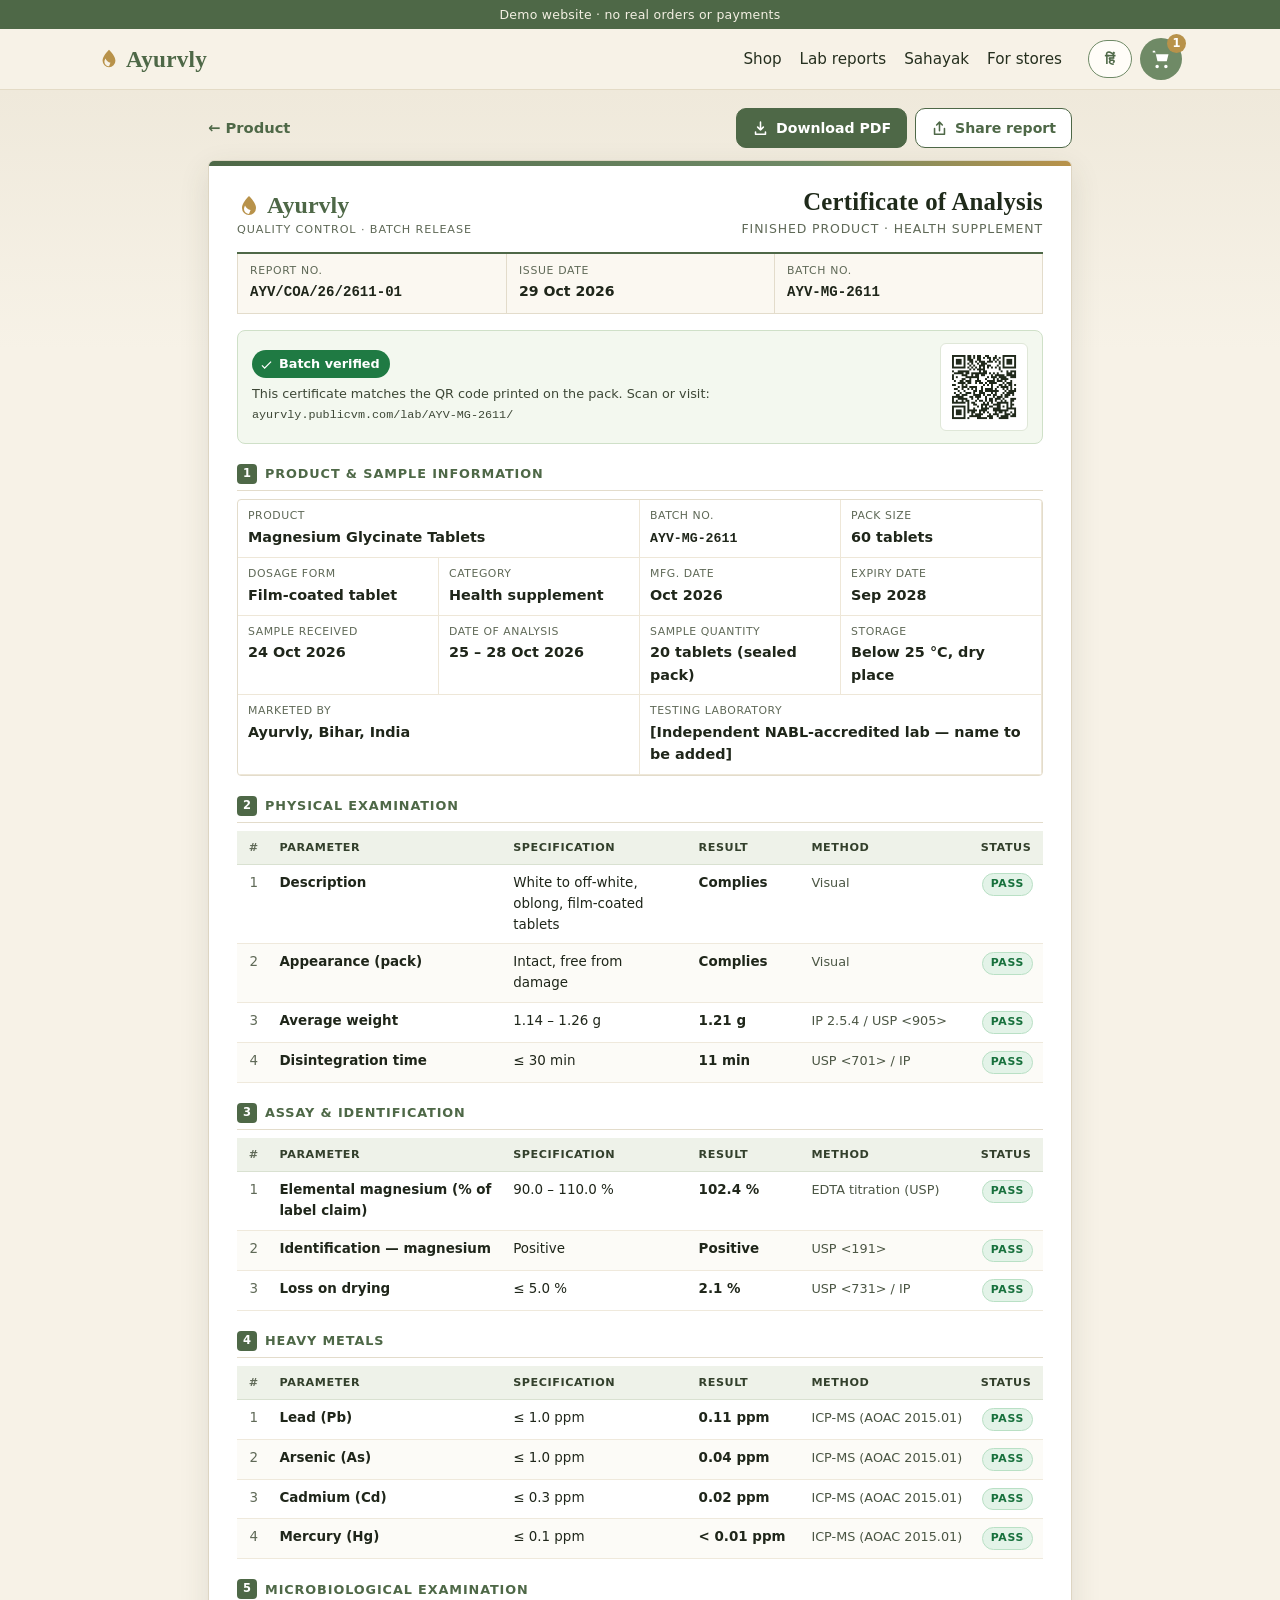
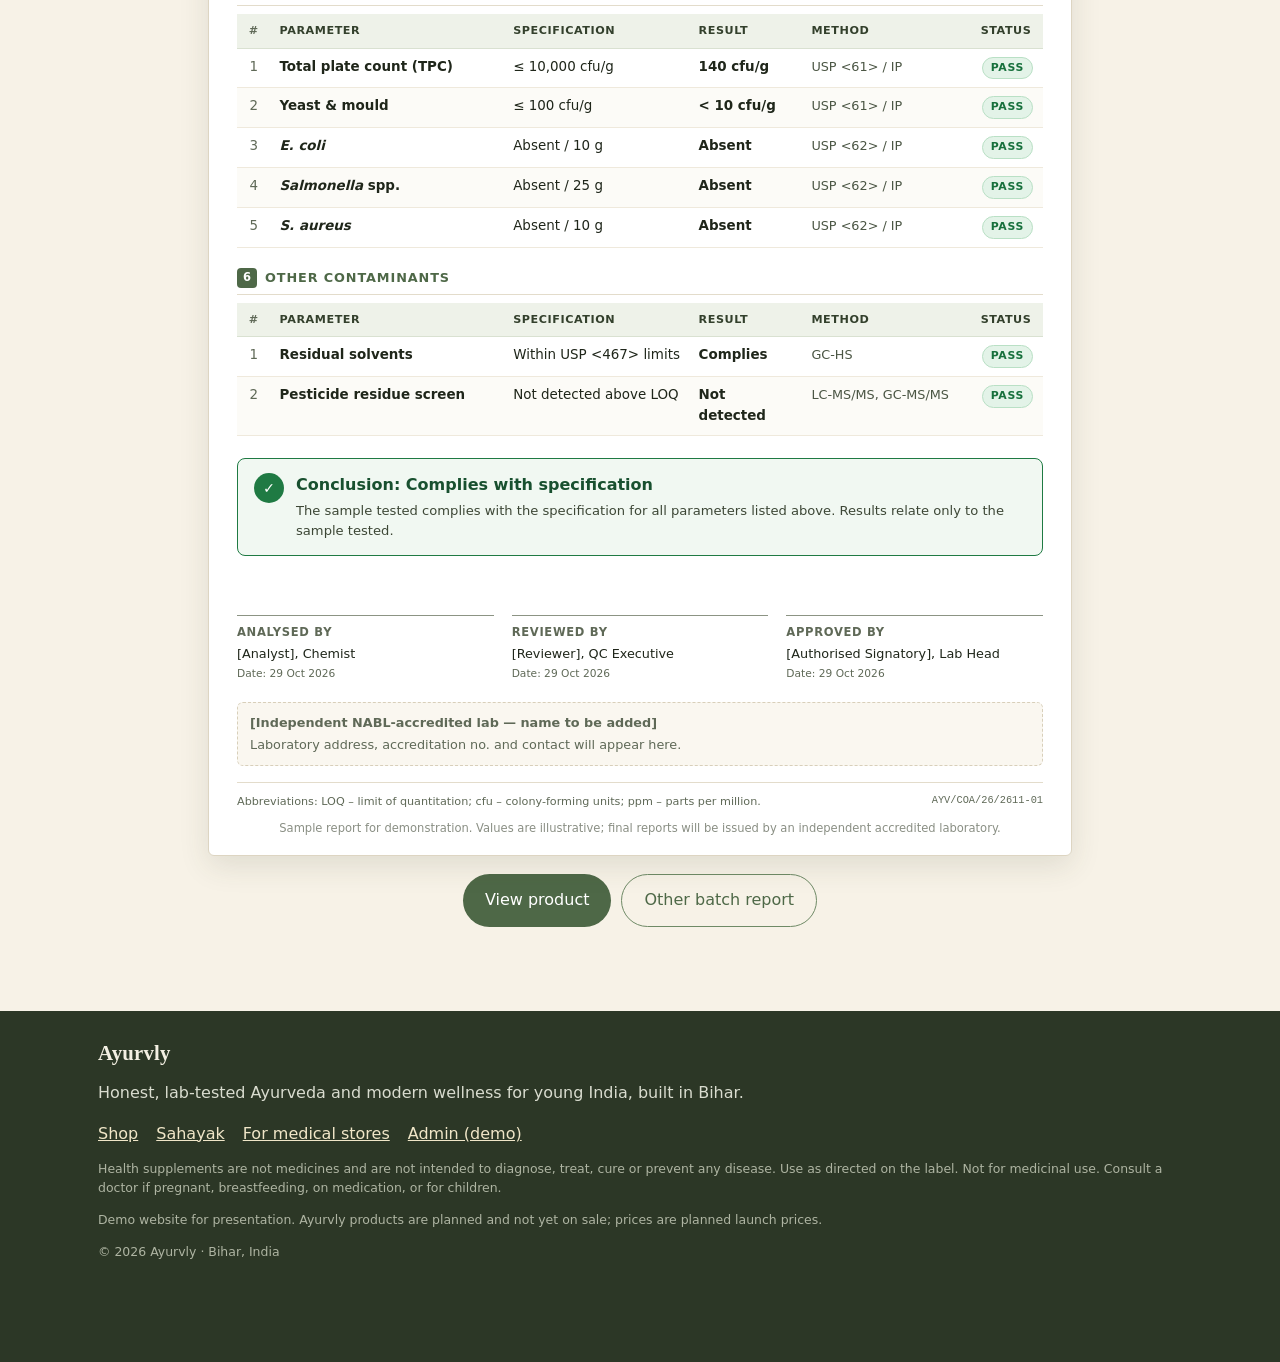
<file: lab/AYV-MG-2611/index.html>
<!doctype html>
<html lang="en"><head><meta charset="utf-8">
<meta name="viewport" content="width=device-width,initial-scale=1,viewport-fit=cover">
<title>Certificate of Analysis · AYV-MG-2611 · Ayurvly</title>
<meta name="description" content="Sample certificate of analysis for Ayurvly Magnesium Glycinate batch AYV-MG-2611 (demo).">
<meta property="og:title" content="Lab report AYV-MG-2611 — Ayurvly"><meta property="og:description" content="Sample certificate of analysis for Ayurvly Magnesium Glycinate batch AYV-MG-2611 (demo).">
<meta property="og:image" content="https://ayurvly.publicvm.com/og.png"><meta name="theme-color" content="#f5efe3">
<link rel="icon" href="../../assets/favicon.png">
<link rel="stylesheet" href="../../styles.css?v=coa2">
</head>
<body data-page="lab" data-root="../../">
<div class="demobar"><span class="en">Demo website · no real orders or payments</span><span class="hi" lang="hi">डेमो वेबसाइट · कोई असली ऑर्डर या पेमेंट नहीं</span></div>
<header class="top"><div class="wrap topin">
 <a class="logo" href="../../index.html" aria-label="Ayurvly home"><svg viewBox="0 0 24 24" aria-hidden="true"><path d="M12 2C7 7 5 11 5 14a7 7 0 0 0 14 0c0-3-2-7-7-12Zm0 18a5 5 0 0 1-5-5c0-1 .3-2.2 1-3.6 1.3 2.6 3 4 5.6 4.6-.8 1.6-1 2.8-1.6 4Z"/></svg>Ayurvly</a>
 <nav class="mainnav" aria-label="Main"><a href="../../index.html#shop"><span class="en">Shop</span><span class="hi" lang="hi">शॉप</span></a><a href="../../lab/AYV-MG-2611/index.html"><span class="en">Lab reports</span><span class="hi" lang="hi">लैब रिपोर्ट</span></a><a href="../../sahayak/index.html"><span class="en">Sahayak</span><span class="hi" lang="hi">सहायक</span></a><a href="../../stores/index.html"><span class="en">For stores</span><span class="hi" lang="hi">स्टोर्स के लिए</span></a></nav>
 <div class="tools"><button class="lang" type="button" aria-label="Switch language Hindi English"><span class="en">हिं</span><span class="hi">EN</span></button>
 <a class="cartbtn" href="../../cart/index.html" aria-label="Cart"><svg viewBox="0 0 24 24" aria-hidden="true"><path d="M7 18a2 2 0 1 0 0 4 2 2 0 0 0 0-4Zm10 0a2 2 0 1 0 0 4 2 2 0 0 0 0-4ZM5.2 4l.4 2H20l-2 8H7.4L4.6 2H2v2h3.2Z"/></svg><b class="cartcount">0</b></a></div>
</div></header>
<main id="main" class="coa-page">
<div class="wrap coawrap">
<div class="coa-actions noprint">
 <a class="back" href="../../product/magnesium-glycinate/index.html">← <span class="en">Product</span><span class="hi" lang="hi">प्रोडक्ट</span></a>
 <div class="btns"><button type="button" class="abtn" id="coaPrint"><svg viewBox="0 0 24 24" aria-hidden="true"><path d="M12 3v11m0 0-4-4m4 4 4-4M5 17v3h14v-3"/></svg><span class="en">Download PDF</span><span class="hi" lang="hi">PDF डाउनलोड</span></button><button type="button" class="abtn ghost" id="coaShare"><svg viewBox="0 0 24 24" aria-hidden="true"><path d="M12 15V3m0 0L8 7m4-4 4 4M5 12v8h14v-8"/></svg><span class="en">Share report</span><span class="hi" lang="hi">रिपोर्ट शेयर करें</span></button></div>
</div>
<article class="cert" aria-label="Certificate of Analysis">
 <header class="chead">
  <div class="cbrand"><div class="cmark"><svg viewBox="0 0 24 24" aria-hidden="true"><path d="M12 2C7 7 5 11 5 14a7 7 0 0 0 14 0c0-3-2-7-7-12Zm0 18a5 5 0 0 1-5-5c0-1 .3-2.2 1-3.6 1.3 2.6 3 4 5.6 4.6-.8 1.6-1 2.8-1.6 4Z"/></svg><span>Ayurvly</span></div><small><span class="en">Quality Control · Batch Release</span><span class="hi" lang="hi">क्वालिटी कंट्रोल · बैच रिलीज़</span></small></div>
  <div class="ctitle"><h1><span class="en">Certificate of Analysis</span><span class="hi" lang="hi">विश्लेषण प्रमाणपत्र</span></h1><p><span class="en">Finished product · Health supplement</span><span class="hi" lang="hi">तैयार प्रोडक्ट · हेल्थ सप्लीमेंट</span></p></div>
 </header>
 <div class="cref">
  <div><span><span class="en">Report no.</span><span class="hi" lang="hi">रिपोर्ट नं.</span></span><b class="mono">AYV/COA/26/2611-01</b></div>
  <div><span><span class="en">Issue date</span><span class="hi" lang="hi">जारी तिथि</span></span><b>29 Oct 2026</b></div>
  <div><span><span class="en">Batch no.</span><span class="hi" lang="hi">बैच नं.</span></span><b class="mono">AYV-MG-2611</b></div>
 </div>
 <div class="cverify">
  <div class="vtxt"><span class="vbadge"><svg viewBox="0 0 24 24" aria-hidden="true"><path d="m9 16.2-3.5-3.6L4 14.1 9 19 20 8l-1.4-1.4z"/></svg><span class="en">Batch verified</span><span class="hi" lang="hi">बैच वेरिफ़ाइड</span></span>
   <p><span class="en">This certificate matches the QR code printed on the pack. Scan or visit:</span><span class="hi" lang="hi">यह प्रमाणपत्र पैक पर छपे QR कोड से मेल खाता है। स्कैन करें या खोलें:</span><br><span class="mono">ayurvly.publicvm.com/lab/AYV-MG-2611/</span></p></div>
  <img src="../../assets/qr-AYV-MG-2611.png" alt="QR code for batch AYV-MG-2611" width="88" height="88">
 </div>
 <section class="csec"><h2><span class="sn">1</span><span class="en">Product &amp; sample information</span><span class="hi" lang="hi">प्रोडक्ट और सैंपल जानकारी</span></h2><dl class="cinfo"><div class="w2"><dt><span class="en">Product</span><span class="hi" lang="hi">प्रोडक्ट</span></dt><dd><span class="en">Magnesium Glycinate Tablets</span><span class="hi" lang="hi">मैग्नीशियम ग्लाइसिनेट टैबलेट</span></dd></div><div class=""><dt><span class="en">Batch no.</span><span class="hi" lang="hi">बैच नं.</span></dt><dd><span class="mono">AYV-MG-2611</span></dd></div><div class=""><dt><span class="en">Pack size</span><span class="hi" lang="hi">पैक साइज़</span></dt><dd><span class="en">60 tablets</span><span class="hi" lang="hi">60 टैबलेट</span></dd></div><div class=""><dt><span class="en">Dosage form</span><span class="hi" lang="hi">रूप</span></dt><dd><span class="en">Film-coated tablet</span><span class="hi" lang="hi">फ़िल्म-कोटेड टैबलेट</span></dd></div><div class=""><dt><span class="en">Category</span><span class="hi" lang="hi">श्रेणी</span></dt><dd><span class="en">Health supplement</span><span class="hi" lang="hi">हेल्थ सप्लीमेंट</span></dd></div><div class=""><dt><span class="en">Mfg. date</span><span class="hi" lang="hi">निर्माण तिथि</span></dt><dd>Oct 2026</dd></div><div class=""><dt><span class="en">Expiry date</span><span class="hi" lang="hi">एक्सपायरी तिथि</span></dt><dd>Sep 2028</dd></div><div class=""><dt><span class="en">Sample received</span><span class="hi" lang="hi">सैंपल प्राप्त</span></dt><dd>24 Oct 2026</dd></div><div class=""><dt><span class="en">Date of analysis</span><span class="hi" lang="hi">विश्लेषण तिथि</span></dt><dd>25 – 28 Oct 2026</dd></div><div class=""><dt><span class="en">Sample quantity</span><span class="hi" lang="hi">सैंपल मात्रा</span></dt><dd><span class="en">20 tablets (sealed pack)</span><span class="hi" lang="hi">20 टैबलेट (सील पैक)</span></dd></div><div class=""><dt><span class="en">Storage</span><span class="hi" lang="hi">भंडारण</span></dt><dd><span class="en">Below 25 °C, dry place</span><span class="hi" lang="hi">25 °C से नीचे, सूखी जगह</span></dd></div><div class="w2"><dt><span class="en">Marketed by</span><span class="hi" lang="hi">मार्केटिंग</span></dt><dd><span class="en">Ayurvly, Bihar, India</span><span class="hi" lang="hi">Ayurvly, बिहार, भारत</span></dd></div><div class="w2"><dt><span class="en">Testing laboratory</span><span class="hi" lang="hi">टेस्टिंग लैब</span></dt><dd><span class="en">[Independent NABL-accredited lab — name to be added]</span><span class="hi" lang="hi">[स्वतंत्र NABL-मान्यता प्राप्त लैब — नाम जोड़ा जाएगा]</span></dd></div></dl></section>
 <section class="csec"><h2><span class="sn">2</span><span class="en">Physical examination</span><span class="hi" lang="hi">भौतिक जाँच</span></h2><div class="ctbl"><table><thead><tr><th class="cn">#</th><th><span class="en">Parameter</span><span class="hi" lang="hi">पैरामीटर</span></th><th><span class="en">Specification</span><span class="hi" lang="hi">मानक सीमा</span></th><th><span class="en">Result</span><span class="hi" lang="hi">परिणाम</span></th><th><span class="en">Method</span><span class="hi" lang="hi">विधि</span></th><th><span class="en">Status</span><span class="hi" lang="hi">स्थिति</span></th></tr></thead><tbody><tr><td class="cn">1</td><td class="cp"><span class="en">Description</span><span class="hi" lang="hi">विवरण</span></td><td class="cs" data-en="Specification" data-hi="मानक सीमा"><span class="en">White to off-white, oblong, film-coated tablets</span><span class="hi" lang="hi">सफ़ेद से ऑफ़-व्हाइट, लंबी, फ़िल्म-कोटेड टैबलेट</span></td><td class="cr" data-en="Result" data-hi="परिणाम"><b><span class="en">Complies</span><span class="hi" lang="hi">अनुरूप</span></b></td><td class="cm" data-en="Method" data-hi="विधि"><span class="en">Visual</span><span class="hi" lang="hi">दृश्य जाँच</span></td><td class="cst"><span class="chip-pass"><span class="en">PASS</span><span class="hi" lang="hi">पास</span></span></td></tr><tr><td class="cn">2</td><td class="cp"><span class="en">Appearance (pack)</span><span class="hi" lang="hi">दिखावट (पैक)</span></td><td class="cs" data-en="Specification" data-hi="मानक सीमा"><span class="en">Intact, free from damage</span><span class="hi" lang="hi">सही, कोई नुकसान नहीं</span></td><td class="cr" data-en="Result" data-hi="परिणाम"><b><span class="en">Complies</span><span class="hi" lang="hi">अनुरूप</span></b></td><td class="cm" data-en="Method" data-hi="विधि"><span class="en">Visual</span><span class="hi" lang="hi">दृश्य जाँच</span></td><td class="cst"><span class="chip-pass"><span class="en">PASS</span><span class="hi" lang="hi">पास</span></span></td></tr><tr><td class="cn">3</td><td class="cp"><span class="en">Average weight</span><span class="hi" lang="hi">औसत वज़न</span></td><td class="cs" data-en="Specification" data-hi="मानक सीमा">1.14 – 1.26 g</td><td class="cr" data-en="Result" data-hi="परिणाम"><b>1.21 g</b></td><td class="cm" data-en="Method" data-hi="विधि">IP 2.5.4 / USP &lt;905&gt;</td><td class="cst"><span class="chip-pass"><span class="en">PASS</span><span class="hi" lang="hi">पास</span></span></td></tr><tr><td class="cn">4</td><td class="cp"><span class="en">Disintegration time</span><span class="hi" lang="hi">विघटन समय</span></td><td class="cs" data-en="Specification" data-hi="मानक सीमा">≤ 30 min</td><td class="cr" data-en="Result" data-hi="परिणाम"><b>11 min</b></td><td class="cm" data-en="Method" data-hi="विधि">USP &lt;701&gt; / IP</td><td class="cst"><span class="chip-pass"><span class="en">PASS</span><span class="hi" lang="hi">पास</span></span></td></tr></tbody></table></div></section>
 <section class="csec"><h2><span class="sn">3</span><span class="en">Assay &amp; identification</span><span class="hi" lang="hi">एसे और पहचान</span></h2><div class="ctbl"><table><thead><tr><th class="cn">#</th><th><span class="en">Parameter</span><span class="hi" lang="hi">पैरामीटर</span></th><th><span class="en">Specification</span><span class="hi" lang="hi">मानक सीमा</span></th><th><span class="en">Result</span><span class="hi" lang="hi">परिणाम</span></th><th><span class="en">Method</span><span class="hi" lang="hi">विधि</span></th><th><span class="en">Status</span><span class="hi" lang="hi">स्थिति</span></th></tr></thead><tbody><tr><td class="cn">1</td><td class="cp"><span class="en">Elemental magnesium (% of label claim)</span><span class="hi" lang="hi">एलिमेंटल मैग्नीशियम (लेबल का %)</span></td><td class="cs" data-en="Specification" data-hi="मानक सीमा">90.0 – 110.0 %</td><td class="cr" data-en="Result" data-hi="परिणाम"><b>102.4 %</b></td><td class="cm" data-en="Method" data-hi="विधि"><span class="en">EDTA titration (USP)</span><span class="hi" lang="hi">EDTA टाइट्रेशन (USP)</span></td><td class="cst"><span class="chip-pass"><span class="en">PASS</span><span class="hi" lang="hi">पास</span></span></td></tr><tr><td class="cn">2</td><td class="cp"><span class="en">Identification — magnesium</span><span class="hi" lang="hi">पहचान — मैग्नीशियम</span></td><td class="cs" data-en="Specification" data-hi="मानक सीमा"><span class="en">Positive</span><span class="hi" lang="hi">पॉज़िटिव</span></td><td class="cr" data-en="Result" data-hi="परिणाम"><b><span class="en">Positive</span><span class="hi" lang="hi">पॉज़िटिव</span></b></td><td class="cm" data-en="Method" data-hi="विधि"><span class="en">USP &lt;191&gt;</span><span class="hi" lang="hi">USP &lt;191&gt;</span></td><td class="cst"><span class="chip-pass"><span class="en">PASS</span><span class="hi" lang="hi">पास</span></span></td></tr><tr><td class="cn">3</td><td class="cp"><span class="en">Loss on drying</span><span class="hi" lang="hi">सुखाने पर कमी</span></td><td class="cs" data-en="Specification" data-hi="मानक सीमा">≤ 5.0 %</td><td class="cr" data-en="Result" data-hi="परिणाम"><b>2.1 %</b></td><td class="cm" data-en="Method" data-hi="विधि">USP &lt;731&gt; / IP</td><td class="cst"><span class="chip-pass"><span class="en">PASS</span><span class="hi" lang="hi">पास</span></span></td></tr></tbody></table></div></section>
 <section class="csec"><h2><span class="sn">4</span><span class="en">Heavy metals</span><span class="hi" lang="hi">हेवी मेटल</span></h2><div class="ctbl"><table><thead><tr><th class="cn">#</th><th><span class="en">Parameter</span><span class="hi" lang="hi">पैरामीटर</span></th><th><span class="en">Specification</span><span class="hi" lang="hi">मानक सीमा</span></th><th><span class="en">Result</span><span class="hi" lang="hi">परिणाम</span></th><th><span class="en">Method</span><span class="hi" lang="hi">विधि</span></th><th><span class="en">Status</span><span class="hi" lang="hi">स्थिति</span></th></tr></thead><tbody><tr><td class="cn">1</td><td class="cp"><span class="en">Lead (Pb)</span><span class="hi" lang="hi">सीसा (Pb)</span></td><td class="cs" data-en="Specification" data-hi="मानक सीमा">≤ 1.0 ppm</td><td class="cr" data-en="Result" data-hi="परिणाम"><b>0.11 ppm</b></td><td class="cm" data-en="Method" data-hi="विधि">ICP-MS (AOAC 2015.01)</td><td class="cst"><span class="chip-pass"><span class="en">PASS</span><span class="hi" lang="hi">पास</span></span></td></tr><tr><td class="cn">2</td><td class="cp"><span class="en">Arsenic (As)</span><span class="hi" lang="hi">आर्सेनिक (As)</span></td><td class="cs" data-en="Specification" data-hi="मानक सीमा">≤ 1.0 ppm</td><td class="cr" data-en="Result" data-hi="परिणाम"><b>0.04 ppm</b></td><td class="cm" data-en="Method" data-hi="विधि">ICP-MS (AOAC 2015.01)</td><td class="cst"><span class="chip-pass"><span class="en">PASS</span><span class="hi" lang="hi">पास</span></span></td></tr><tr><td class="cn">3</td><td class="cp"><span class="en">Cadmium (Cd)</span><span class="hi" lang="hi">कैडमियम (Cd)</span></td><td class="cs" data-en="Specification" data-hi="मानक सीमा">≤ 0.3 ppm</td><td class="cr" data-en="Result" data-hi="परिणाम"><b>0.02 ppm</b></td><td class="cm" data-en="Method" data-hi="विधि">ICP-MS (AOAC 2015.01)</td><td class="cst"><span class="chip-pass"><span class="en">PASS</span><span class="hi" lang="hi">पास</span></span></td></tr><tr><td class="cn">4</td><td class="cp"><span class="en">Mercury (Hg)</span><span class="hi" lang="hi">पारा (Hg)</span></td><td class="cs" data-en="Specification" data-hi="मानक सीमा">≤ 0.1 ppm</td><td class="cr" data-en="Result" data-hi="परिणाम"><b>&lt; 0.01 ppm</b></td><td class="cm" data-en="Method" data-hi="विधि">ICP-MS (AOAC 2015.01)</td><td class="cst"><span class="chip-pass"><span class="en">PASS</span><span class="hi" lang="hi">पास</span></span></td></tr></tbody></table></div></section>
 <section class="csec"><h2><span class="sn">5</span><span class="en">Microbiological examination</span><span class="hi" lang="hi">माइक्रोबायोलॉजिकल जाँच</span></h2><div class="ctbl"><table><thead><tr><th class="cn">#</th><th><span class="en">Parameter</span><span class="hi" lang="hi">पैरामीटर</span></th><th><span class="en">Specification</span><span class="hi" lang="hi">मानक सीमा</span></th><th><span class="en">Result</span><span class="hi" lang="hi">परिणाम</span></th><th><span class="en">Method</span><span class="hi" lang="hi">विधि</span></th><th><span class="en">Status</span><span class="hi" lang="hi">स्थिति</span></th></tr></thead><tbody><tr><td class="cn">1</td><td class="cp"><span class="en">Total plate count (TPC)</span><span class="hi" lang="hi">कुल बैक्टीरिया गिनती (TPC)</span></td><td class="cs" data-en="Specification" data-hi="मानक सीमा">≤ 10,000 cfu/g</td><td class="cr" data-en="Result" data-hi="परिणाम"><b>140 cfu/g</b></td><td class="cm" data-en="Method" data-hi="विधि">USP &lt;61&gt; / IP</td><td class="cst"><span class="chip-pass"><span class="en">PASS</span><span class="hi" lang="hi">पास</span></span></td></tr><tr><td class="cn">2</td><td class="cp"><span class="en">Yeast &amp; mould</span><span class="hi" lang="hi">यीस्ट और फफूंद</span></td><td class="cs" data-en="Specification" data-hi="मानक सीमा">≤ 100 cfu/g</td><td class="cr" data-en="Result" data-hi="परिणाम"><b>&lt; 10 cfu/g</b></td><td class="cm" data-en="Method" data-hi="विधि">USP &lt;61&gt; / IP</td><td class="cst"><span class="chip-pass"><span class="en">PASS</span><span class="hi" lang="hi">पास</span></span></td></tr><tr><td class="cn">3</td><td class="cp"><span class="en"><i>E. coli</i></span><span class="hi" lang="hi"><i>ई. कोलाई</i></span></td><td class="cs" data-en="Specification" data-hi="मानक सीमा"><span class="en">Absent / 10 g</span><span class="hi" lang="hi">अनुपस्थित / 10 g</span></td><td class="cr" data-en="Result" data-hi="परिणाम"><b><span class="en">Absent</span><span class="hi" lang="hi">अनुपस्थित</span></b></td><td class="cm" data-en="Method" data-hi="विधि">USP &lt;62&gt; / IP</td><td class="cst"><span class="chip-pass"><span class="en">PASS</span><span class="hi" lang="hi">पास</span></span></td></tr><tr><td class="cn">4</td><td class="cp"><span class="en"><i>Salmonella</i> spp.</span><span class="hi" lang="hi"><i>साल्मोनेला</i></span></td><td class="cs" data-en="Specification" data-hi="मानक सीमा"><span class="en">Absent / 25 g</span><span class="hi" lang="hi">अनुपस्थित / 25 g</span></td><td class="cr" data-en="Result" data-hi="परिणाम"><b><span class="en">Absent</span><span class="hi" lang="hi">अनुपस्थित</span></b></td><td class="cm" data-en="Method" data-hi="विधि">USP &lt;62&gt; / IP</td><td class="cst"><span class="chip-pass"><span class="en">PASS</span><span class="hi" lang="hi">पास</span></span></td></tr><tr><td class="cn">5</td><td class="cp"><span class="en"><i>S. aureus</i></span><span class="hi" lang="hi"><i>एस. ऑरियस</i></span></td><td class="cs" data-en="Specification" data-hi="मानक सीमा"><span class="en">Absent / 10 g</span><span class="hi" lang="hi">अनुपस्थित / 10 g</span></td><td class="cr" data-en="Result" data-hi="परिणाम"><b><span class="en">Absent</span><span class="hi" lang="hi">अनुपस्थित</span></b></td><td class="cm" data-en="Method" data-hi="विधि">USP &lt;62&gt; / IP</td><td class="cst"><span class="chip-pass"><span class="en">PASS</span><span class="hi" lang="hi">पास</span></span></td></tr></tbody></table></div></section>
 <section class="csec"><h2><span class="sn">6</span><span class="en">Other contaminants</span><span class="hi" lang="hi">अन्य संदूषक</span></h2><div class="ctbl"><table><thead><tr><th class="cn">#</th><th><span class="en">Parameter</span><span class="hi" lang="hi">पैरामीटर</span></th><th><span class="en">Specification</span><span class="hi" lang="hi">मानक सीमा</span></th><th><span class="en">Result</span><span class="hi" lang="hi">परिणाम</span></th><th><span class="en">Method</span><span class="hi" lang="hi">विधि</span></th><th><span class="en">Status</span><span class="hi" lang="hi">स्थिति</span></th></tr></thead><tbody><tr><td class="cn">1</td><td class="cp"><span class="en">Residual solvents</span><span class="hi" lang="hi">अवशिष्ट सॉल्वेंट</span></td><td class="cs" data-en="Specification" data-hi="मानक सीमा"><span class="en">Within USP &lt;467&gt; limits</span><span class="hi" lang="hi">USP &lt;467&gt; सीमा में</span></td><td class="cr" data-en="Result" data-hi="परिणाम"><b><span class="en">Complies</span><span class="hi" lang="hi">अनुरूप</span></b></td><td class="cm" data-en="Method" data-hi="विधि">GC-HS</td><td class="cst"><span class="chip-pass"><span class="en">PASS</span><span class="hi" lang="hi">पास</span></span></td></tr><tr><td class="cn">2</td><td class="cp"><span class="en">Pesticide residue screen</span><span class="hi" lang="hi">कीटनाशक अवशेष स्क्रीन</span></td><td class="cs" data-en="Specification" data-hi="मानक सीमा"><span class="en">Not detected above LOQ</span><span class="hi" lang="hi">LOQ से ऊपर नहीं मिला</span></td><td class="cr" data-en="Result" data-hi="परिणाम"><b><span class="en">Not detected</span><span class="hi" lang="hi">नहीं मिला</span></b></td><td class="cm" data-en="Method" data-hi="विधि">LC-MS/MS, GC-MS/MS</td><td class="cst"><span class="chip-pass"><span class="en">PASS</span><span class="hi" lang="hi">पास</span></span></td></tr></tbody></table></div></section>
 <div class="cconcl"><div class="cicon">✓</div><div><b><span class="en">Conclusion: Complies with specification</span><span class="hi" lang="hi">निष्कर्ष: मानक के अनुरूप</span></b><p><span class="en">The sample tested complies with the specification for all parameters listed above. Results relate only to the sample tested.</span><span class="hi" lang="hi">जाँचा गया सैंपल ऊपर दिए सभी पैरामीटर के मानकों के अनुरूप है। परिणाम केवल जाँचे गए सैंपल पर लागू हैं।</span></p></div></div>
 <div class="csigs"><div class="sig"><div class="sigline"></div><b><span class="en">Analysed by</span><span class="hi" lang="hi">विश्लेषक</span></b><span><span class="en">[Analyst], Chemist</span><span class="hi" lang="hi">[विश्लेषक], केमिस्ट</span></span><small><span class="en">Date</span><span class="hi" lang="hi">तिथि</span>: 29 Oct 2026</small></div><div class="sig"><div class="sigline"></div><b><span class="en">Reviewed by</span><span class="hi" lang="hi">समीक्षक</span></b><span><span class="en">[Reviewer], QC Executive</span><span class="hi" lang="hi">[समीक्षक], QC एग्ज़ीक्यूटिव</span></span><small><span class="en">Date</span><span class="hi" lang="hi">तिथि</span>: 29 Oct 2026</small></div><div class="sig"><div class="sigline"></div><b><span class="en">Approved by</span><span class="hi" lang="hi">अनुमोदक</span></b><span><span class="en">[Authorised Signatory], Lab Head</span><span class="hi" lang="hi">[अधिकृत हस्ताक्षरकर्ता], लैब हेड</span></span><small><span class="en">Date</span><span class="hi" lang="hi">तिथि</span>: 29 Oct 2026</small></div></div>
 <div class="clab"><b><span class="en">[Independent NABL-accredited lab — name to be added]</span><span class="hi" lang="hi">[स्वतंत्र NABL-मान्यता प्राप्त लैब — नाम जोड़ा जाएगा]</span></b><span><span class="en">Laboratory address, accreditation no. and contact will appear here.</span><span class="hi" lang="hi">लैब का पता, मान्यता नंबर और संपर्क यहाँ दिखेगा।</span></span></div>
 <footer class="cfoot"><span><span class="en">Abbreviations: LOQ – limit of quantitation; cfu – colony-forming units; ppm – parts per million.</span><span class="hi" lang="hi">संक्षेप: LOQ – मात्रा निर्धारण सीमा; cfu – कॉलोनी बनाने वाली इकाइयाँ; ppm – पार्ट्स पर मिलियन।</span></span><span class="mono">AYV/COA/26/2611-01</span></footer>
 <p class="cnote"><span class="en">Sample report for demonstration. Values are illustrative; final reports will be issued by an independent accredited laboratory.</span><span class="hi" lang="hi">डेमो के लिए सैंपल रिपोर्ट। आँकड़े उदाहरण हैं; अंतिम रिपोर्ट एक स्वतंत्र मान्यता प्राप्त लैब द्वारा जारी की जाएगी।</span></p>
</article>
<div class="cta center noprint"><a class="btn" href="../../product/magnesium-glycinate/index.html"><span class="en">View product</span><span class="hi" lang="hi">प्रोडक्ट देखें</span></a><a class="btn ghost" href="../../lab/AYV-AG-2610/index.html"><span class="en">Other batch report</span><span class="hi" lang="hi">दूसरे बैच की रिपोर्ट</span></a></div>
</div>
<script>
(function(){var p=document.getElementById("coaPrint"),s=document.getElementById("coaShare");
function hi(){return document.body.classList.contains("lang-hi")}
function toast(m){var t=document.querySelector(".toast");if(!t)return;t.textContent=m;t.classList.add("show");setTimeout(function(){t.classList.remove("show")},2600)}
p.addEventListener("click",function(){window.print()});
s.addEventListener("click",function(){var u=location.origin+location.pathname,d={title:document.title,text:hi()?"Ayurvly बैच AYV-MG-2611 — विश्लेषण प्रमाणपत्र":"Ayurvly batch AYV-MG-2611 — Certificate of Analysis",url:u};
if(navigator.share){navigator.share(d).catch(function(){});return}
var done=function(){toast(hi()?"लिंक कॉपी हो गया":"Link copied")};
if(navigator.clipboard&&navigator.clipboard.writeText){navigator.clipboard.writeText(u).then(done,function(){window.prompt("Copy link",u)})}else{window.prompt("Copy link",u)}});})();
</script>
</main>
<footer class="foot"><div class="wrap">
 <div class="logo small">Ayurvly</div>
 <p><span class="en">Honest, lab-tested Ayurveda and modern wellness for young India, built in Bihar.</span><span class="hi" lang="hi">युवा भारत के लिए ईमानदार, लैब-टेस्टेड आयुर्वेद और आधुनिक वेलनेस — बिहार में बना।</span></p>
 <nav class="footnav" aria-label="Footer"><a href="../../index.html#shop"><span class="en">Shop</span><span class="hi" lang="hi">शॉप</span></a><a href="../../sahayak/index.html"><span class="en">Sahayak</span><span class="hi" lang="hi">सहायक</span></a><a href="../../stores/index.html"><span class="en">For medical stores</span><span class="hi" lang="hi">मेडिकल स्टोर्स के लिए</span></a><a href="../../admin/index.html"><span class="en">Admin (demo)</span><span class="hi" lang="hi">एडमिन (डेमो)</span></a></nav>
 <p class="fine"><span class="en">Health supplements are not medicines and are not intended to diagnose, treat, cure or prevent any disease. Use as directed on the label. Not for medicinal use. Consult a doctor if pregnant, breastfeeding, on medication, or for children.</span><span class="hi" lang="hi">हेल्थ सप्लीमेंट दवा नहीं हैं और किसी बीमारी के इलाज या रोकथाम के लिए नहीं हैं। लेबल के अनुसार ही लें। गर्भावस्था, स्तनपान, कोई दवा चल रही हो या बच्चों के लिए — पहले डॉक्टर से पूछें।</span></p>
 <p class="fine"><span class="en">Demo website for presentation. Ayurvly products are planned and not yet on sale; prices are planned launch prices.</span><span class="hi" lang="hi">यह प्रस्तुति के लिए डेमो वेबसाइट है। Ayurvly प्रोडक्ट अभी योजना में हैं, बिक्री शुरू नहीं हुई; दाम प्रस्तावित लॉन्च दाम हैं।</span></p>
 <p class="fine">© 2026 Ayurvly · Bihar, India</p>
</div></footer>
<a class="fab" href="../../sahayak/index.html" aria-label="Ask Ayurvly Sahayak"><svg viewBox="0 0 24 24" aria-hidden="true"><path d="M4 4h16v12H7l-3 3V4Zm4 5v2h2V9H8Zm3 0v2h2V9h-2Zm3 0v2h2V9h-2Z"/></svg><span><span class="en">Ask Sahayak</span><span class="hi" lang="hi">सहायक से पूछें</span></span></a>
<div class="toast" role="status" aria-live="polite"></div>
<script src="../../script.js"></script>
</body></html>
</file>
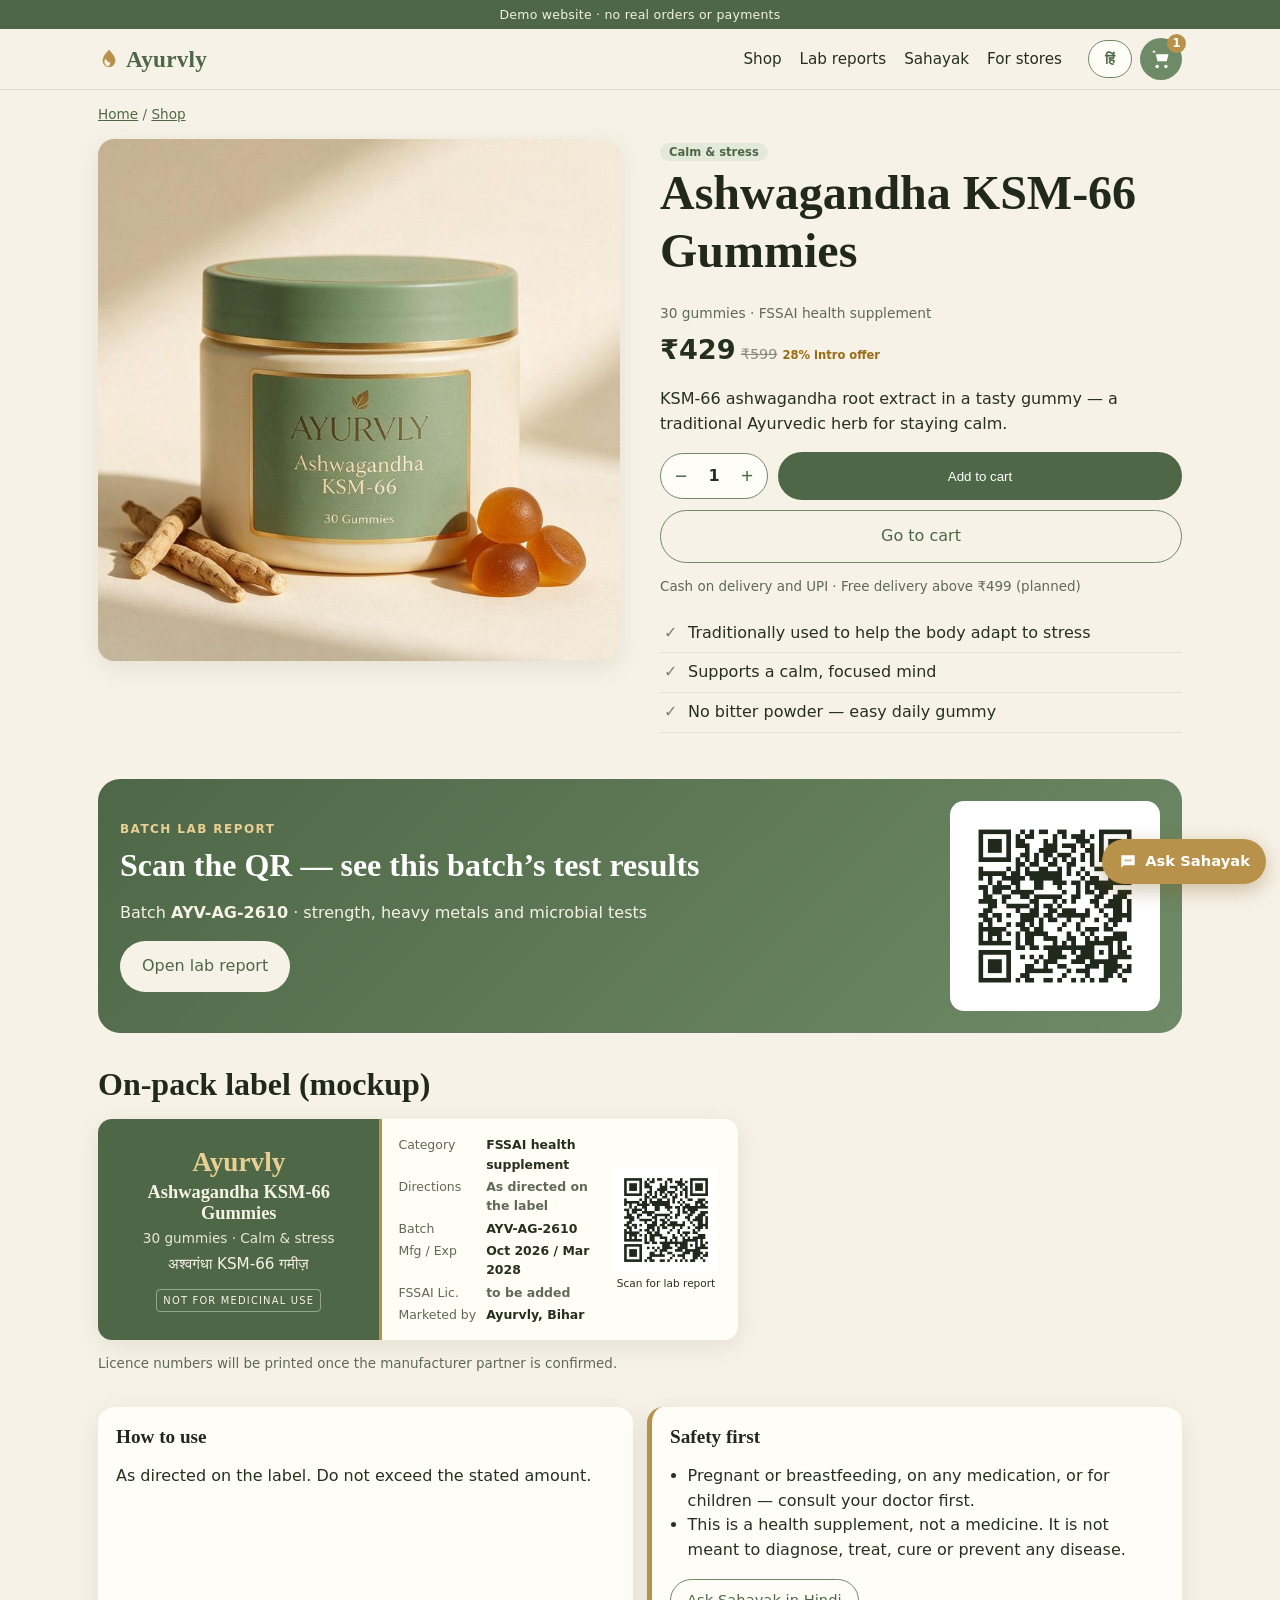
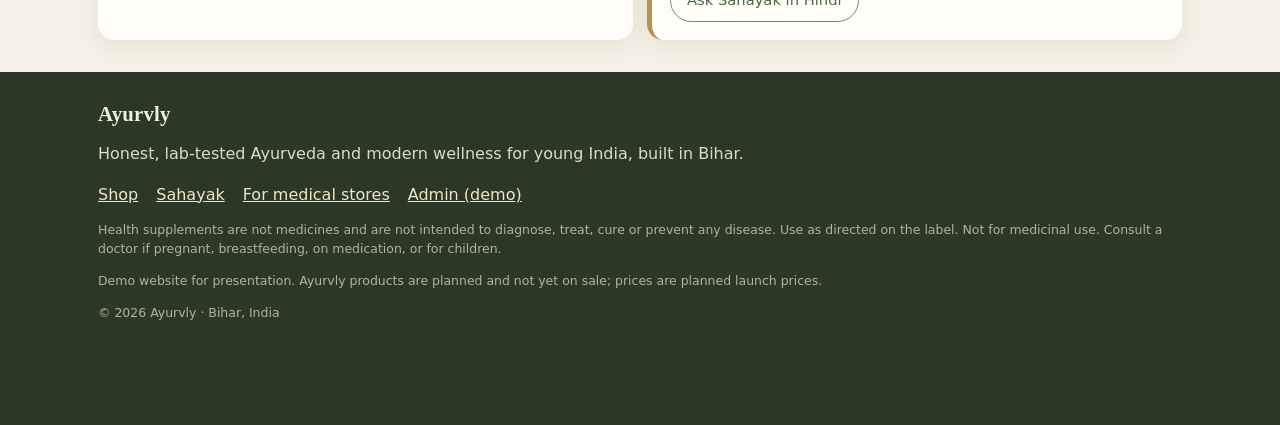
<file: product/ashwagandha-gummies/index.html>
<!doctype html>
<html lang="en"><head><meta charset="utf-8">
<meta name="viewport" content="width=device-width,initial-scale=1,viewport-fit=cover">
<title>Ashwagandha KSM-66 Gummies — Ayurvly</title>
<meta name="description" content="KSM-66 ashwagandha root extract in a tasty gummy — a traditional Ayurvedic herb for staying calm.">
<meta property="og:title" content="Ashwagandha KSM-66 Gummies — Ayurvly"><meta property="og:description" content="KSM-66 ashwagandha root extract in a tasty gummy — a traditional Ayurvedic herb for staying calm.">
<meta property="og:image" content="https://ayurvly.publicvm.com/og.png"><meta name="theme-color" content="#f5efe3">
<link rel="icon" href="../../assets/favicon.png">
<link rel="stylesheet" href="../../styles.css">
</head>
<body data-page="product" data-root="../../">
<div class="demobar"><span class="en">Demo website · no real orders or payments</span><span class="hi" lang="hi">डेमो वेबसाइट · कोई असली ऑर्डर या पेमेंट नहीं</span></div>
<header class="top"><div class="wrap topin">
 <a class="logo" href="../../index.html" aria-label="Ayurvly home"><svg viewBox="0 0 24 24" aria-hidden="true"><path d="M12 2C7 7 5 11 5 14a7 7 0 0 0 14 0c0-3-2-7-7-12Zm0 18a5 5 0 0 1-5-5c0-1 .3-2.2 1-3.6 1.3 2.6 3 4 5.6 4.6-.8 1.6-1 2.8-1.6 4Z"/></svg>Ayurvly</a>
 <nav class="mainnav" aria-label="Main"><a href="../../index.html#shop"><span class="en">Shop</span><span class="hi" lang="hi">शॉप</span></a><a href="../../lab/AYV-MG-2611/index.html"><span class="en">Lab reports</span><span class="hi" lang="hi">लैब रिपोर्ट</span></a><a href="../../sahayak/index.html"><span class="en">Sahayak</span><span class="hi" lang="hi">सहायक</span></a><a href="../../stores/index.html"><span class="en">For stores</span><span class="hi" lang="hi">स्टोर्स के लिए</span></a></nav>
 <div class="tools"><button class="lang" type="button" aria-label="Switch language Hindi English"><span class="en">हिं</span><span class="hi">EN</span></button>
 <a class="cartbtn" href="../../cart/index.html" aria-label="Cart"><svg viewBox="0 0 24 24" aria-hidden="true"><path d="M7 18a2 2 0 1 0 0 4 2 2 0 0 0 0-4Zm10 0a2 2 0 1 0 0 4 2 2 0 0 0 0-4ZM5.2 4l.4 2H20l-2 8H7.4L4.6 2H2v2h3.2Z"/></svg><b class="cartcount">0</b></a></div>
</div></header>
<main id="main">
<div class="wrap">
<nav class="crumb" aria-label="Breadcrumb"><a href="../../index.html"><span class="en">Home</span><span class="hi" lang="hi">होम</span></a> / <a href="../../index.html#shop"><span class="en">Shop</span><span class="hi" lang="hi">शॉप</span></a></nav>
<section class="pdp"><div class="pdimg"><img src="../../assets/ashwagandha.jpg" alt="Ayurvly Ashwagandha KSM-66 Gummies pack" width="600" height="600"></div>
<div class="pdinfo"><span class="tag"><span class="en">Calm & stress</span><span class="hi" lang="hi">शांति और तनाव</span></span>
<h1><span class="en">Ashwagandha KSM-66 Gummies</span><span class="hi" lang="hi">अश्वगंधा KSM-66 गमीज़</span></h1>
<p class="pack"><span class="en">30 gummies</span><span class="hi" lang="hi">30 गमीज़</span> · <span class="en">FSSAI health supplement</span><span class="hi" lang="hi">FSSAI हेल्थ सप्लीमेंट</span></p>
<p class="prow big"><span class="price">₹429</span> <s class="mrp">₹599</s> <span class="off">28% <span class="en">intro offer</span><span class="hi" lang="hi">लॉन्च ऑफर</span></span></p>
<p><span class="en">KSM-66 ashwagandha root extract in a tasty gummy — a traditional Ayurvedic herb for staying calm.</span><span class="hi" lang="hi">KSM-66 अश्वगंधा जड़ का एक्सट्रैक्ट, स्वादिष्ट गमी में — शांत रहने के लिए पारंपरिक आयुर्वेदिक जड़ी-बूटी।</span></p>
<div class="qtyrow"><div class="qty" data-qty><button type="button" data-dec aria-label="Decrease">−</button><output>1</output><button type="button" data-inc aria-label="Increase">+</button></div>
<button class="btn add" type="button" data-add="ashwagandha-gummies" data-withqty><span class="en">Add to cart</span><span class="hi" lang="hi">कार्ट में डालें</span></button></div>
<a class="btn ghost block" href="../../cart/index.html"><span class="en">Go to cart</span><span class="hi" lang="hi">कार्ट पर जाएँ</span></a>
<p class="note"><span class="en">Cash on delivery and UPI · Free delivery above ₹499 (planned)</span><span class="hi" lang="hi">कैश ऑन डिलीवरी और UPI · ₹499 से ऊपर मुफ़्त डिलीवरी (प्रस्तावित)</span></p>
<ul class="bens"><li><span class="en">Traditionally used to help the body adapt to stress</span><span class="hi" lang="hi">तनाव में शरीर को संभलने में पारंपरिक रूप से उपयोग</span></li><li><span class="en">Supports a calm, focused mind</span><span class="hi" lang="hi">शांत और एकाग्र मन में सहायक</span></li><li><span class="en">No bitter powder — easy daily gummy</span><span class="hi" lang="hi">कड़वा पाउडर नहीं — आसान रोज़ की गमी</span></li></ul></div></section>
<section class="labbox" id="lab"><div class="labtext">
<p class="eyebrow"><span class="en">Batch lab report</span><span class="hi" lang="hi">बैच लैब रिपोर्ट</span></p>
<h2><span class="en">Scan the QR — see this batch’s test results</span><span class="hi" lang="hi">QR स्कैन करें — इस बैच के टेस्ट रिज़ल्ट देखें</span></h2>
<p><span class="en">Batch</span><span class="hi" lang="hi">बैच</span> <b>AYV-AG-2610</b> · <span class="en">strength, heavy metals and microbial tests</span><span class="hi" lang="hi">ताक़त, हेवी मेटल और बैक्टीरिया टेस्ट</span></p>
<a class="btn" href="../../lab/AYV-AG-2610/index.html"><span class="en">Open lab report</span><span class="hi" lang="hi">लैब रिपोर्ट खोलें</span></a></div>
<a class="qrwrap" href="../../lab/AYV-AG-2610/index.html"><img src="../../assets/qr-AYV-AG-2610.png" alt="QR code for the lab report of batch AYV-AG-2610" width="200" height="200"></a></section>
<section class="sec0"><h2><span class="en">On-pack label (mockup)</span><span class="hi" lang="hi">पैक का लेबल (मॉकअप)</span></h2>
<div class="label">
 <div class="lfront"><div class="lbrand">Ayurvly</div><div class="lname">Ashwagandha KSM-66 Gummies</div><div class="lpack">30 gummies · Calm & stress</div><div class="lhi" lang="hi">अश्वगंधा KSM-66 गमीज़</div><div class="lnmu">NOT FOR MEDICINAL USE</div></div>
 <div class="lback"><div class="lrows">
  <span><span class="en">Category</span><span class="hi" lang="hi">श्रेणी</span></span><b>FSSAI health supplement</b>
  <span><span class="en">Directions</span><span class="hi" lang="hi">उपयोग</span></span><b><span class="en">As directed on the label</span><span class="hi" lang="hi">लेबल के अनुसार</span></b>
  <span>Batch</span><b>AYV-AG-2610</b>
  <span>Mfg / Exp</span><b>Oct 2026 / Mar 2028</b>
  <span>FSSAI Lic.</span><b><span class="en">to be added</span><span class="hi" lang="hi">जोड़ा जाएगा</span></b>
  <span><span class="en">Marketed by</span><span class="hi" lang="hi">मार्केटर</span></span><b>Ayurvly, Bihar</b></div>
  <a class="lqr" href="../../lab/AYV-AG-2610/index.html"><img src="../../assets/qr-AYV-AG-2610.png" alt="Label QR code for batch AYV-AG-2610" width="110" height="110"><span><span class="en">Scan for lab report</span><span class="hi" lang="hi">लैब रिपोर्ट के लिए स्कैन करें</span></span></a></div>
</div><p class="note"><span class="en">Licence numbers will be printed once the manufacturer partner is confirmed.</span><span class="hi" lang="hi">निर्माता पार्टनर तय होने पर लाइसेंस नंबर छपेंगे।</span></p></section>
<section class="sec0 grid2">
 <div class="info"><h2><span class="en">How to use</span><span class="hi" lang="hi">कैसे लें</span></h2><p><span class="en">As directed on the label. Do not exceed the stated amount.</span><span class="hi" lang="hi">लेबल पर लिखे अनुसार। बताई गई मात्रा से ज़्यादा न लें।</span></p></div>
 <div class="info warn"><h2><span class="en">Safety first</span><span class="hi" lang="hi">सुरक्षा पहले</span></h2><ul><li><span class="en">Pregnant or breastfeeding, on any medication, or for children — consult your doctor first.</span><span class="hi" lang="hi">गर्भावस्था, स्तनपान, कोई दवा चल रही हो या बच्चों के लिए — पहले डॉक्टर से पूछें।</span></li><li><span class="en">This is a health supplement, not a medicine. It is not meant to diagnose, treat, cure or prevent any disease.</span><span class="hi" lang="hi">ये दवा नहीं, हेल्थ सप्लीमेंट है। किसी बीमारी के इलाज या रोकथाम के लिए नहीं।</span></li></ul>
 <a class="btn small ghost" href="../../sahayak/index.html"><span class="en">Ask Sahayak in Hindi</span><span class="hi" lang="hi">सहायक से हिंदी में पूछें</span></a></div>
</section></div>
</main>
<footer class="foot"><div class="wrap">
 <div class="logo small">Ayurvly</div>
 <p><span class="en">Honest, lab-tested Ayurveda and modern wellness for young India, built in Bihar.</span><span class="hi" lang="hi">युवा भारत के लिए ईमानदार, लैब-टेस्टेड आयुर्वेद और आधुनिक वेलनेस — बिहार में बना।</span></p>
 <nav class="footnav" aria-label="Footer"><a href="../../index.html#shop"><span class="en">Shop</span><span class="hi" lang="hi">शॉप</span></a><a href="../../sahayak/index.html"><span class="en">Sahayak</span><span class="hi" lang="hi">सहायक</span></a><a href="../../stores/index.html"><span class="en">For medical stores</span><span class="hi" lang="hi">मेडिकल स्टोर्स के लिए</span></a><a href="../../admin/index.html"><span class="en">Admin (demo)</span><span class="hi" lang="hi">एडमिन (डेमो)</span></a></nav>
 <p class="fine"><span class="en">Health supplements are not medicines and are not intended to diagnose, treat, cure or prevent any disease. Use as directed on the label. Not for medicinal use. Consult a doctor if pregnant, breastfeeding, on medication, or for children.</span><span class="hi" lang="hi">हेल्थ सप्लीमेंट दवा नहीं हैं और किसी बीमारी के इलाज या रोकथाम के लिए नहीं हैं। लेबल के अनुसार ही लें। गर्भावस्था, स्तनपान, कोई दवा चल रही हो या बच्चों के लिए — पहले डॉक्टर से पूछें।</span></p>
 <p class="fine"><span class="en">Demo website for presentation. Ayurvly products are planned and not yet on sale; prices are planned launch prices.</span><span class="hi" lang="hi">यह प्रस्तुति के लिए डेमो वेबसाइट है। Ayurvly प्रोडक्ट अभी योजना में हैं, बिक्री शुरू नहीं हुई; दाम प्रस्तावित लॉन्च दाम हैं।</span></p>
 <p class="fine">© 2026 Ayurvly · Bihar, India</p>
</div></footer>
<a class="fab" href="../../sahayak/index.html" aria-label="Ask Ayurvly Sahayak"><svg viewBox="0 0 24 24" aria-hidden="true"><path d="M4 4h16v12H7l-3 3V4Zm4 5v2h2V9H8Zm3 0v2h2V9h-2Zm3 0v2h2V9h-2Z"/></svg><span><span class="en">Ask Sahayak</span><span class="hi" lang="hi">सहायक से पूछें</span></span></a>
<div class="toast" role="status" aria-live="polite"></div>
<script src="../../script.js"></script>
</body></html>
</file>
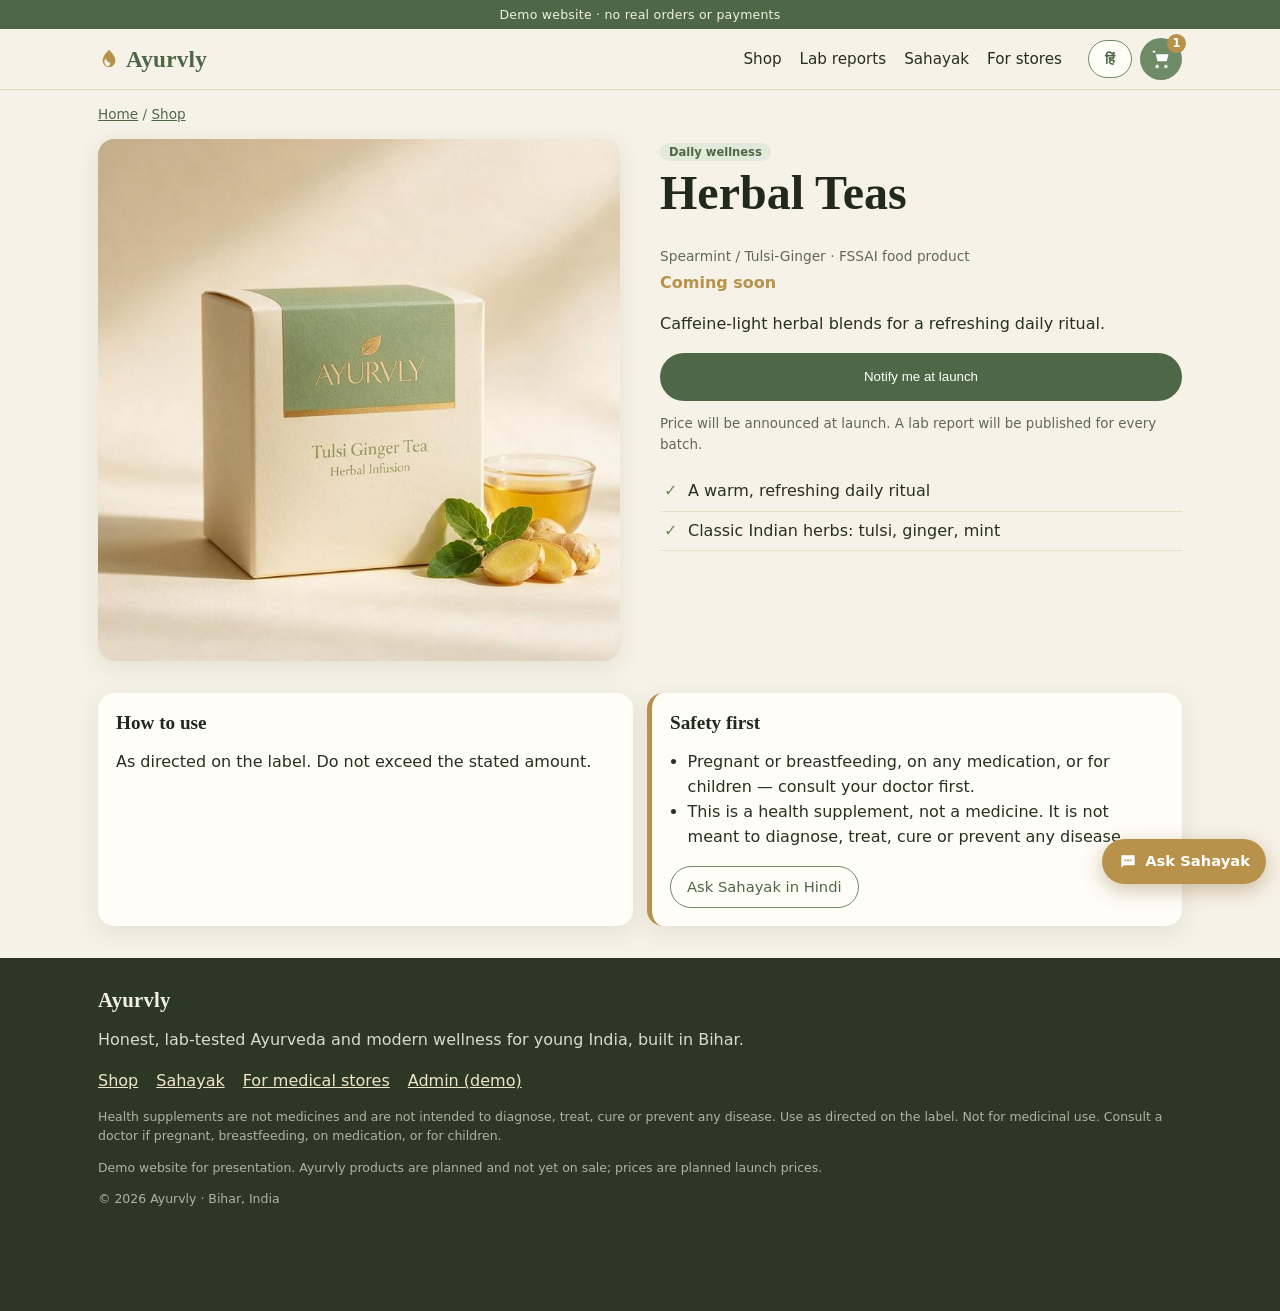
<file: product/herbal-tea/index.html>
<!doctype html>
<html lang="en"><head><meta charset="utf-8">
<meta name="viewport" content="width=device-width,initial-scale=1,viewport-fit=cover">
<title>Herbal Teas — Ayurvly</title>
<meta name="description" content="Caffeine-light herbal blends for a refreshing daily ritual.">
<meta property="og:title" content="Herbal Teas — Ayurvly"><meta property="og:description" content="Caffeine-light herbal blends for a refreshing daily ritual.">
<meta property="og:image" content="https://ayurvly.publicvm.com/og.png"><meta name="theme-color" content="#f5efe3">
<link rel="icon" href="../../assets/favicon.png">
<link rel="stylesheet" href="../../styles.css">
</head>
<body data-page="product" data-root="../../">
<div class="demobar"><span class="en">Demo website · no real orders or payments</span><span class="hi" lang="hi">डेमो वेबसाइट · कोई असली ऑर्डर या पेमेंट नहीं</span></div>
<header class="top"><div class="wrap topin">
 <a class="logo" href="../../index.html" aria-label="Ayurvly home"><svg viewBox="0 0 24 24" aria-hidden="true"><path d="M12 2C7 7 5 11 5 14a7 7 0 0 0 14 0c0-3-2-7-7-12Zm0 18a5 5 0 0 1-5-5c0-1 .3-2.2 1-3.6 1.3 2.6 3 4 5.6 4.6-.8 1.6-1 2.8-1.6 4Z"/></svg>Ayurvly</a>
 <nav class="mainnav" aria-label="Main"><a href="../../index.html#shop"><span class="en">Shop</span><span class="hi" lang="hi">शॉप</span></a><a href="../../lab/AYV-MG-2611/index.html"><span class="en">Lab reports</span><span class="hi" lang="hi">लैब रिपोर्ट</span></a><a href="../../sahayak/index.html"><span class="en">Sahayak</span><span class="hi" lang="hi">सहायक</span></a><a href="../../stores/index.html"><span class="en">For stores</span><span class="hi" lang="hi">स्टोर्स के लिए</span></a></nav>
 <div class="tools"><button class="lang" type="button" aria-label="Switch language Hindi English"><span class="en">हिं</span><span class="hi">EN</span></button>
 <a class="cartbtn" href="../../cart/index.html" aria-label="Cart"><svg viewBox="0 0 24 24" aria-hidden="true"><path d="M7 18a2 2 0 1 0 0 4 2 2 0 0 0 0-4Zm10 0a2 2 0 1 0 0 4 2 2 0 0 0 0-4ZM5.2 4l.4 2H20l-2 8H7.4L4.6 2H2v2h3.2Z"/></svg><b class="cartcount">0</b></a></div>
</div></header>
<main id="main">
<div class="wrap">
<nav class="crumb" aria-label="Breadcrumb"><a href="../../index.html"><span class="en">Home</span><span class="hi" lang="hi">होम</span></a> / <a href="../../index.html#shop"><span class="en">Shop</span><span class="hi" lang="hi">शॉप</span></a></nav>
<section class="pdp"><div class="pdimg"><img src="../../assets/tea.jpg" alt="Ayurvly Herbal Teas pack" width="600" height="600"></div>
<div class="pdinfo"><span class="tag"><span class="en">Daily wellness</span><span class="hi" lang="hi">रोज़ की सेहत</span></span>
<h1><span class="en">Herbal Teas</span><span class="hi" lang="hi">हर्बल चाय</span></h1>
<p class="pack"><span class="en">Spearmint / Tulsi-Ginger</span><span class="hi" lang="hi">पुदीना / तुलसी-अदरक</span> · <span class="en">FSSAI food product</span><span class="hi" lang="hi">FSSAI फ़ूड प्रोडक्ट</span></p>
<p class="prow big"><span class="soon"><span class="en">Coming soon</span><span class="hi" lang="hi">जल्द आ रहा है</span></span></p>
<p><span class="en">Caffeine-light herbal blends for a refreshing daily ritual.</span><span class="hi" lang="hi">ताज़गी भरी रोज़ की आदत के लिए हर्बल ब्लेंड।</span></p>
<button class="btn block" type="button" data-toast="Demo: launch alerts will open soon|डेमो: लॉन्च अलर्ट जल्द शुरू होंगे"><span class="en">Notify me at launch</span><span class="hi" lang="hi">लॉन्च पर बताएँ</span></button>
<p class="note"><span class="en">Price will be announced at launch. A lab report will be published for every batch.</span><span class="hi" lang="hi">दाम लॉन्च पर बताया जाएगा। हर बैच की लैब रिपोर्ट प्रकाशित होगी।</span></p>
<ul class="bens"><li><span class="en">A warm, refreshing daily ritual</span><span class="hi" lang="hi">गर्म, ताज़गी भरी रोज़ की आदत</span></li><li><span class="en">Classic Indian herbs: tulsi, ginger, mint</span><span class="hi" lang="hi">पारंपरिक भारतीय जड़ी-बूटियाँ: तुलसी, अदरक, पुदीना</span></li></ul></div></section>

<section class="sec0 grid2">
 <div class="info"><h2><span class="en">How to use</span><span class="hi" lang="hi">कैसे लें</span></h2><p><span class="en">As directed on the label. Do not exceed the stated amount.</span><span class="hi" lang="hi">लेबल पर लिखे अनुसार। बताई गई मात्रा से ज़्यादा न लें।</span></p></div>
 <div class="info warn"><h2><span class="en">Safety first</span><span class="hi" lang="hi">सुरक्षा पहले</span></h2><ul><li><span class="en">Pregnant or breastfeeding, on any medication, or for children — consult your doctor first.</span><span class="hi" lang="hi">गर्भावस्था, स्तनपान, कोई दवा चल रही हो या बच्चों के लिए — पहले डॉक्टर से पूछें।</span></li><li><span class="en">This is a health supplement, not a medicine. It is not meant to diagnose, treat, cure or prevent any disease.</span><span class="hi" lang="hi">ये दवा नहीं, हेल्थ सप्लीमेंट है। किसी बीमारी के इलाज या रोकथाम के लिए नहीं।</span></li></ul>
 <a class="btn small ghost" href="../../sahayak/index.html"><span class="en">Ask Sahayak in Hindi</span><span class="hi" lang="hi">सहायक से हिंदी में पूछें</span></a></div>
</section></div>
</main>
<footer class="foot"><div class="wrap">
 <div class="logo small">Ayurvly</div>
 <p><span class="en">Honest, lab-tested Ayurveda and modern wellness for young India, built in Bihar.</span><span class="hi" lang="hi">युवा भारत के लिए ईमानदार, लैब-टेस्टेड आयुर्वेद और आधुनिक वेलनेस — बिहार में बना।</span></p>
 <nav class="footnav" aria-label="Footer"><a href="../../index.html#shop"><span class="en">Shop</span><span class="hi" lang="hi">शॉप</span></a><a href="../../sahayak/index.html"><span class="en">Sahayak</span><span class="hi" lang="hi">सहायक</span></a><a href="../../stores/index.html"><span class="en">For medical stores</span><span class="hi" lang="hi">मेडिकल स्टोर्स के लिए</span></a><a href="../../admin/index.html"><span class="en">Admin (demo)</span><span class="hi" lang="hi">एडमिन (डेमो)</span></a></nav>
 <p class="fine"><span class="en">Health supplements are not medicines and are not intended to diagnose, treat, cure or prevent any disease. Use as directed on the label. Not for medicinal use. Consult a doctor if pregnant, breastfeeding, on medication, or for children.</span><span class="hi" lang="hi">हेल्थ सप्लीमेंट दवा नहीं हैं और किसी बीमारी के इलाज या रोकथाम के लिए नहीं हैं। लेबल के अनुसार ही लें। गर्भावस्था, स्तनपान, कोई दवा चल रही हो या बच्चों के लिए — पहले डॉक्टर से पूछें।</span></p>
 <p class="fine"><span class="en">Demo website for presentation. Ayurvly products are planned and not yet on sale; prices are planned launch prices.</span><span class="hi" lang="hi">यह प्रस्तुति के लिए डेमो वेबसाइट है। Ayurvly प्रोडक्ट अभी योजना में हैं, बिक्री शुरू नहीं हुई; दाम प्रस्तावित लॉन्च दाम हैं।</span></p>
 <p class="fine">© 2026 Ayurvly · Bihar, India</p>
</div></footer>
<a class="fab" href="../../sahayak/index.html" aria-label="Ask Ayurvly Sahayak"><svg viewBox="0 0 24 24" aria-hidden="true"><path d="M4 4h16v12H7l-3 3V4Zm4 5v2h2V9H8Zm3 0v2h2V9h-2Zm3 0v2h2V9h-2Z"/></svg><span><span class="en">Ask Sahayak</span><span class="hi" lang="hi">सहायक से पूछें</span></span></a>
<div class="toast" role="status" aria-live="polite"></div>
<script src="../../script.js"></script>
</body></html>
</file>
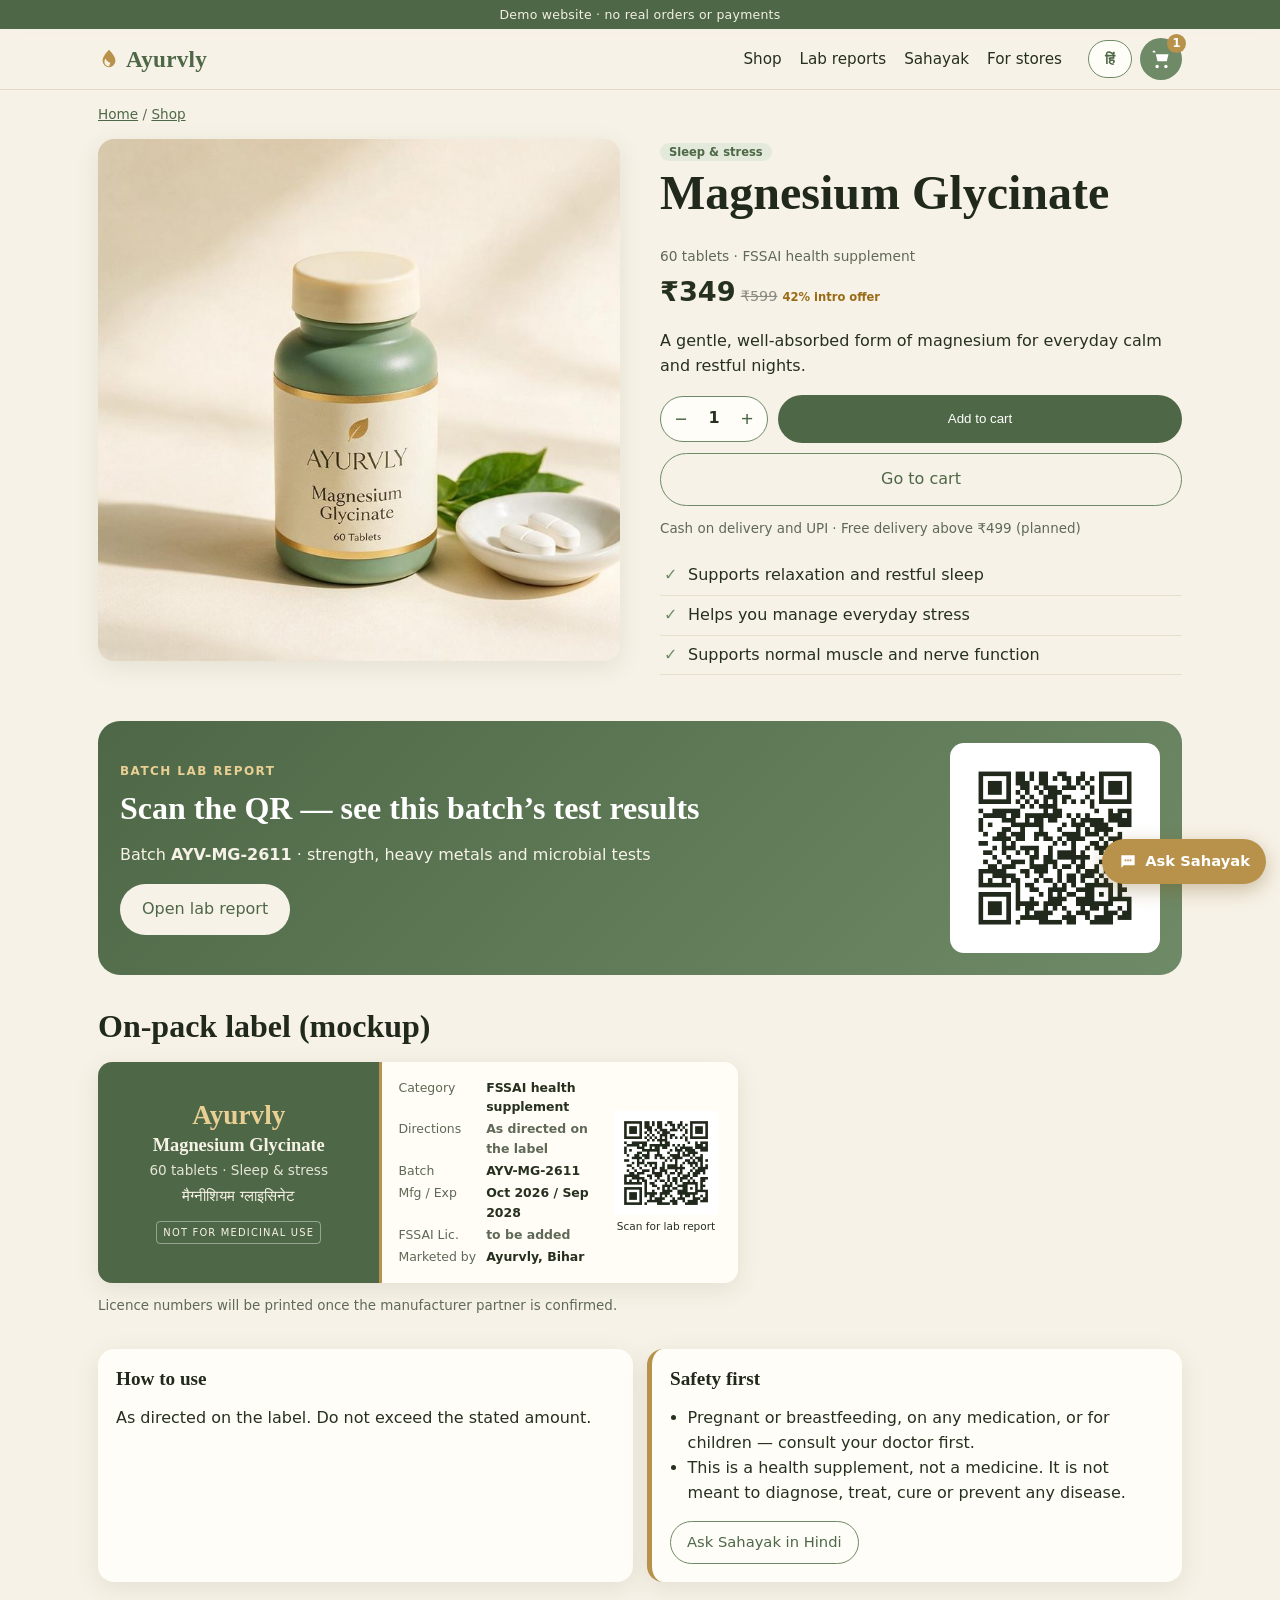
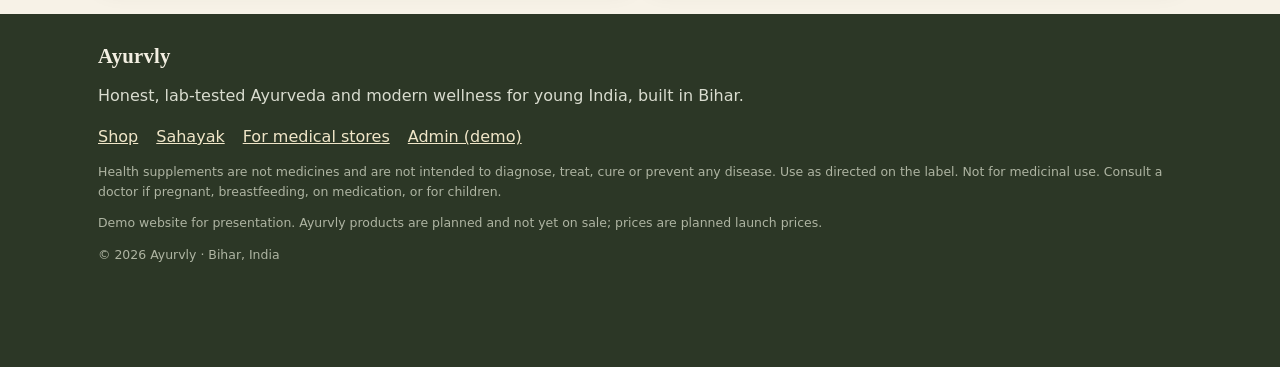
<file: product/magnesium-glycinate/index.html>
<!doctype html>
<html lang="en"><head><meta charset="utf-8">
<meta name="viewport" content="width=device-width,initial-scale=1,viewport-fit=cover">
<title>Magnesium Glycinate — Ayurvly</title>
<meta name="description" content="A gentle, well-absorbed form of magnesium for everyday calm and restful nights.">
<meta property="og:title" content="Magnesium Glycinate — Ayurvly"><meta property="og:description" content="A gentle, well-absorbed form of magnesium for everyday calm and restful nights.">
<meta property="og:image" content="https://ayurvly.publicvm.com/og.png"><meta name="theme-color" content="#f5efe3">
<link rel="icon" href="../../assets/favicon.png">
<link rel="stylesheet" href="../../styles.css">
</head>
<body data-page="product" data-root="../../">
<div class="demobar"><span class="en">Demo website · no real orders or payments</span><span class="hi" lang="hi">डेमो वेबसाइट · कोई असली ऑर्डर या पेमेंट नहीं</span></div>
<header class="top"><div class="wrap topin">
 <a class="logo" href="../../index.html" aria-label="Ayurvly home"><svg viewBox="0 0 24 24" aria-hidden="true"><path d="M12 2C7 7 5 11 5 14a7 7 0 0 0 14 0c0-3-2-7-7-12Zm0 18a5 5 0 0 1-5-5c0-1 .3-2.2 1-3.6 1.3 2.6 3 4 5.6 4.6-.8 1.6-1 2.8-1.6 4Z"/></svg>Ayurvly</a>
 <nav class="mainnav" aria-label="Main"><a href="../../index.html#shop"><span class="en">Shop</span><span class="hi" lang="hi">शॉप</span></a><a href="../../lab/AYV-MG-2611/index.html"><span class="en">Lab reports</span><span class="hi" lang="hi">लैब रिपोर्ट</span></a><a href="../../sahayak/index.html"><span class="en">Sahayak</span><span class="hi" lang="hi">सहायक</span></a><a href="../../stores/index.html"><span class="en">For stores</span><span class="hi" lang="hi">स्टोर्स के लिए</span></a></nav>
 <div class="tools"><button class="lang" type="button" aria-label="Switch language Hindi English"><span class="en">हिं</span><span class="hi">EN</span></button>
 <a class="cartbtn" href="../../cart/index.html" aria-label="Cart"><svg viewBox="0 0 24 24" aria-hidden="true"><path d="M7 18a2 2 0 1 0 0 4 2 2 0 0 0 0-4Zm10 0a2 2 0 1 0 0 4 2 2 0 0 0 0-4ZM5.2 4l.4 2H20l-2 8H7.4L4.6 2H2v2h3.2Z"/></svg><b class="cartcount">0</b></a></div>
</div></header>
<main id="main">
<div class="wrap">
<nav class="crumb" aria-label="Breadcrumb"><a href="../../index.html"><span class="en">Home</span><span class="hi" lang="hi">होम</span></a> / <a href="../../index.html#shop"><span class="en">Shop</span><span class="hi" lang="hi">शॉप</span></a></nav>
<section class="pdp"><div class="pdimg"><img src="../../assets/magnesium.jpg" alt="Ayurvly Magnesium Glycinate pack" width="600" height="600"></div>
<div class="pdinfo"><span class="tag"><span class="en">Sleep & stress</span><span class="hi" lang="hi">नींद और तनाव</span></span>
<h1><span class="en">Magnesium Glycinate</span><span class="hi" lang="hi">मैग्नीशियम ग्लाइसिनेट</span></h1>
<p class="pack"><span class="en">60 tablets</span><span class="hi" lang="hi">60 टैबलेट</span> · <span class="en">FSSAI health supplement</span><span class="hi" lang="hi">FSSAI हेल्थ सप्लीमेंट</span></p>
<p class="prow big"><span class="price">₹349</span> <s class="mrp">₹599</s> <span class="off">42% <span class="en">intro offer</span><span class="hi" lang="hi">लॉन्च ऑफर</span></span></p>
<p><span class="en">A gentle, well-absorbed form of magnesium for everyday calm and restful nights.</span><span class="hi" lang="hi">मैग्नीशियम का हल्का, आसानी से अवशोषित होने वाला रूप — रोज़ के सुकून और आरामदायक रातों के लिए।</span></p>
<div class="qtyrow"><div class="qty" data-qty><button type="button" data-dec aria-label="Decrease">−</button><output>1</output><button type="button" data-inc aria-label="Increase">+</button></div>
<button class="btn add" type="button" data-add="magnesium-glycinate" data-withqty><span class="en">Add to cart</span><span class="hi" lang="hi">कार्ट में डालें</span></button></div>
<a class="btn ghost block" href="../../cart/index.html"><span class="en">Go to cart</span><span class="hi" lang="hi">कार्ट पर जाएँ</span></a>
<p class="note"><span class="en">Cash on delivery and UPI · Free delivery above ₹499 (planned)</span><span class="hi" lang="hi">कैश ऑन डिलीवरी और UPI · ₹499 से ऊपर मुफ़्त डिलीवरी (प्रस्तावित)</span></p>
<ul class="bens"><li><span class="en">Supports relaxation and restful sleep</span><span class="hi" lang="hi">आराम और अच्छी नींद में सहायक</span></li><li><span class="en">Helps you manage everyday stress</span><span class="hi" lang="hi">रोज़ के तनाव को संभालने में मदद</span></li><li><span class="en">Supports normal muscle and nerve function</span><span class="hi" lang="hi">सामान्य मांसपेशी और नसों के कार्य में सहायक</span></li></ul></div></section>
<section class="labbox" id="lab"><div class="labtext">
<p class="eyebrow"><span class="en">Batch lab report</span><span class="hi" lang="hi">बैच लैब रिपोर्ट</span></p>
<h2><span class="en">Scan the QR — see this batch’s test results</span><span class="hi" lang="hi">QR स्कैन करें — इस बैच के टेस्ट रिज़ल्ट देखें</span></h2>
<p><span class="en">Batch</span><span class="hi" lang="hi">बैच</span> <b>AYV-MG-2611</b> · <span class="en">strength, heavy metals and microbial tests</span><span class="hi" lang="hi">ताक़त, हेवी मेटल और बैक्टीरिया टेस्ट</span></p>
<a class="btn" href="../../lab/AYV-MG-2611/index.html"><span class="en">Open lab report</span><span class="hi" lang="hi">लैब रिपोर्ट खोलें</span></a></div>
<a class="qrwrap" href="../../lab/AYV-MG-2611/index.html"><img src="../../assets/qr-AYV-MG-2611.png" alt="QR code for the lab report of batch AYV-MG-2611" width="200" height="200"></a></section>
<section class="sec0"><h2><span class="en">On-pack label (mockup)</span><span class="hi" lang="hi">पैक का लेबल (मॉकअप)</span></h2>
<div class="label">
 <div class="lfront"><div class="lbrand">Ayurvly</div><div class="lname">Magnesium Glycinate</div><div class="lpack">60 tablets · Sleep & stress</div><div class="lhi" lang="hi">मैग्नीशियम ग्लाइसिनेट</div><div class="lnmu">NOT FOR MEDICINAL USE</div></div>
 <div class="lback"><div class="lrows">
  <span><span class="en">Category</span><span class="hi" lang="hi">श्रेणी</span></span><b>FSSAI health supplement</b>
  <span><span class="en">Directions</span><span class="hi" lang="hi">उपयोग</span></span><b><span class="en">As directed on the label</span><span class="hi" lang="hi">लेबल के अनुसार</span></b>
  <span>Batch</span><b>AYV-MG-2611</b>
  <span>Mfg / Exp</span><b>Oct 2026 / Sep 2028</b>
  <span>FSSAI Lic.</span><b><span class="en">to be added</span><span class="hi" lang="hi">जोड़ा जाएगा</span></b>
  <span><span class="en">Marketed by</span><span class="hi" lang="hi">मार्केटर</span></span><b>Ayurvly, Bihar</b></div>
  <a class="lqr" href="../../lab/AYV-MG-2611/index.html"><img src="../../assets/qr-AYV-MG-2611.png" alt="Label QR code for batch AYV-MG-2611" width="110" height="110"><span><span class="en">Scan for lab report</span><span class="hi" lang="hi">लैब रिपोर्ट के लिए स्कैन करें</span></span></a></div>
</div><p class="note"><span class="en">Licence numbers will be printed once the manufacturer partner is confirmed.</span><span class="hi" lang="hi">निर्माता पार्टनर तय होने पर लाइसेंस नंबर छपेंगे।</span></p></section>
<section class="sec0 grid2">
 <div class="info"><h2><span class="en">How to use</span><span class="hi" lang="hi">कैसे लें</span></h2><p><span class="en">As directed on the label. Do not exceed the stated amount.</span><span class="hi" lang="hi">लेबल पर लिखे अनुसार। बताई गई मात्रा से ज़्यादा न लें।</span></p></div>
 <div class="info warn"><h2><span class="en">Safety first</span><span class="hi" lang="hi">सुरक्षा पहले</span></h2><ul><li><span class="en">Pregnant or breastfeeding, on any medication, or for children — consult your doctor first.</span><span class="hi" lang="hi">गर्भावस्था, स्तनपान, कोई दवा चल रही हो या बच्चों के लिए — पहले डॉक्टर से पूछें।</span></li><li><span class="en">This is a health supplement, not a medicine. It is not meant to diagnose, treat, cure or prevent any disease.</span><span class="hi" lang="hi">ये दवा नहीं, हेल्थ सप्लीमेंट है। किसी बीमारी के इलाज या रोकथाम के लिए नहीं।</span></li></ul>
 <a class="btn small ghost" href="../../sahayak/index.html"><span class="en">Ask Sahayak in Hindi</span><span class="hi" lang="hi">सहायक से हिंदी में पूछें</span></a></div>
</section></div>
</main>
<footer class="foot"><div class="wrap">
 <div class="logo small">Ayurvly</div>
 <p><span class="en">Honest, lab-tested Ayurveda and modern wellness for young India, built in Bihar.</span><span class="hi" lang="hi">युवा भारत के लिए ईमानदार, लैब-टेस्टेड आयुर्वेद और आधुनिक वेलनेस — बिहार में बना।</span></p>
 <nav class="footnav" aria-label="Footer"><a href="../../index.html#shop"><span class="en">Shop</span><span class="hi" lang="hi">शॉप</span></a><a href="../../sahayak/index.html"><span class="en">Sahayak</span><span class="hi" lang="hi">सहायक</span></a><a href="../../stores/index.html"><span class="en">For medical stores</span><span class="hi" lang="hi">मेडिकल स्टोर्स के लिए</span></a><a href="../../admin/index.html"><span class="en">Admin (demo)</span><span class="hi" lang="hi">एडमिन (डेमो)</span></a></nav>
 <p class="fine"><span class="en">Health supplements are not medicines and are not intended to diagnose, treat, cure or prevent any disease. Use as directed on the label. Not for medicinal use. Consult a doctor if pregnant, breastfeeding, on medication, or for children.</span><span class="hi" lang="hi">हेल्थ सप्लीमेंट दवा नहीं हैं और किसी बीमारी के इलाज या रोकथाम के लिए नहीं हैं। लेबल के अनुसार ही लें। गर्भावस्था, स्तनपान, कोई दवा चल रही हो या बच्चों के लिए — पहले डॉक्टर से पूछें।</span></p>
 <p class="fine"><span class="en">Demo website for presentation. Ayurvly products are planned and not yet on sale; prices are planned launch prices.</span><span class="hi" lang="hi">यह प्रस्तुति के लिए डेमो वेबसाइट है। Ayurvly प्रोडक्ट अभी योजना में हैं, बिक्री शुरू नहीं हुई; दाम प्रस्तावित लॉन्च दाम हैं।</span></p>
 <p class="fine">© 2026 Ayurvly · Bihar, India</p>
</div></footer>
<a class="fab" href="../../sahayak/index.html" aria-label="Ask Ayurvly Sahayak"><svg viewBox="0 0 24 24" aria-hidden="true"><path d="M4 4h16v12H7l-3 3V4Zm4 5v2h2V9H8Zm3 0v2h2V9h-2Zm3 0v2h2V9h-2Z"/></svg><span><span class="en">Ask Sahayak</span><span class="hi" lang="hi">सहायक से पूछें</span></span></a>
<div class="toast" role="status" aria-live="polite"></div>
<script src="../../script.js"></script>
</body></html>
</file>
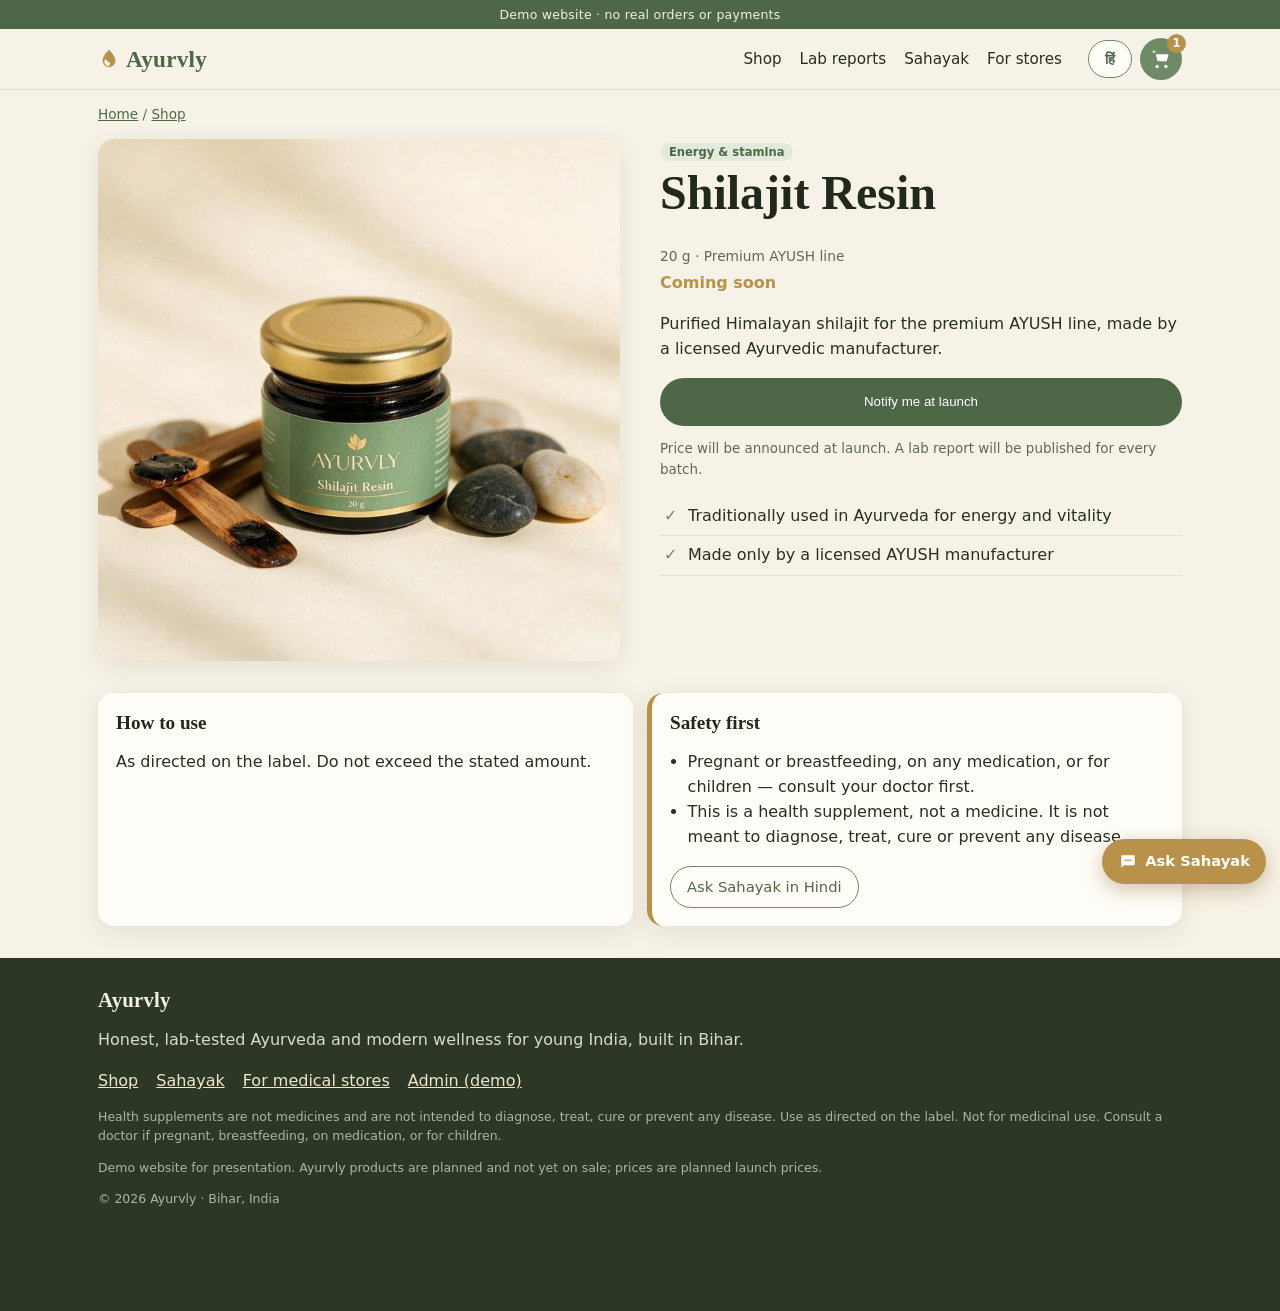
<file: product/shilajit-resin/index.html>
<!doctype html>
<html lang="en"><head><meta charset="utf-8">
<meta name="viewport" content="width=device-width,initial-scale=1,viewport-fit=cover">
<title>Shilajit Resin — Ayurvly</title>
<meta name="description" content="Purified Himalayan shilajit for the premium AYUSH line, made by a licensed Ayurvedic manufacturer.">
<meta property="og:title" content="Shilajit Resin — Ayurvly"><meta property="og:description" content="Purified Himalayan shilajit for the premium AYUSH line, made by a licensed Ayurvedic manufacturer.">
<meta property="og:image" content="https://ayurvly.publicvm.com/og.png"><meta name="theme-color" content="#f5efe3">
<link rel="icon" href="../../assets/favicon.png">
<link rel="stylesheet" href="../../styles.css">
</head>
<body data-page="product" data-root="../../">
<div class="demobar"><span class="en">Demo website · no real orders or payments</span><span class="hi" lang="hi">डेमो वेबसाइट · कोई असली ऑर्डर या पेमेंट नहीं</span></div>
<header class="top"><div class="wrap topin">
 <a class="logo" href="../../index.html" aria-label="Ayurvly home"><svg viewBox="0 0 24 24" aria-hidden="true"><path d="M12 2C7 7 5 11 5 14a7 7 0 0 0 14 0c0-3-2-7-7-12Zm0 18a5 5 0 0 1-5-5c0-1 .3-2.2 1-3.6 1.3 2.6 3 4 5.6 4.6-.8 1.6-1 2.8-1.6 4Z"/></svg>Ayurvly</a>
 <nav class="mainnav" aria-label="Main"><a href="../../index.html#shop"><span class="en">Shop</span><span class="hi" lang="hi">शॉप</span></a><a href="../../lab/AYV-MG-2611/index.html"><span class="en">Lab reports</span><span class="hi" lang="hi">लैब रिपोर्ट</span></a><a href="../../sahayak/index.html"><span class="en">Sahayak</span><span class="hi" lang="hi">सहायक</span></a><a href="../../stores/index.html"><span class="en">For stores</span><span class="hi" lang="hi">स्टोर्स के लिए</span></a></nav>
 <div class="tools"><button class="lang" type="button" aria-label="Switch language Hindi English"><span class="en">हिं</span><span class="hi">EN</span></button>
 <a class="cartbtn" href="../../cart/index.html" aria-label="Cart"><svg viewBox="0 0 24 24" aria-hidden="true"><path d="M7 18a2 2 0 1 0 0 4 2 2 0 0 0 0-4Zm10 0a2 2 0 1 0 0 4 2 2 0 0 0 0-4ZM5.2 4l.4 2H20l-2 8H7.4L4.6 2H2v2h3.2Z"/></svg><b class="cartcount">0</b></a></div>
</div></header>
<main id="main">
<div class="wrap">
<nav class="crumb" aria-label="Breadcrumb"><a href="../../index.html"><span class="en">Home</span><span class="hi" lang="hi">होम</span></a> / <a href="../../index.html#shop"><span class="en">Shop</span><span class="hi" lang="hi">शॉप</span></a></nav>
<section class="pdp"><div class="pdimg"><img src="../../assets/shilajit.jpg" alt="Ayurvly Shilajit Resin pack" width="600" height="600"></div>
<div class="pdinfo"><span class="tag"><span class="en">Energy & stamina</span><span class="hi" lang="hi">ऊर्जा और स्टैमिना</span></span>
<h1><span class="en">Shilajit Resin</span><span class="hi" lang="hi">शिलाजीत रेज़िन</span></h1>
<p class="pack"><span class="en">20 g</span><span class="hi" lang="hi">20 ग्राम</span> · <span class="en">Premium AYUSH line</span><span class="hi" lang="hi">प्रीमियम AYUSH रेंज</span></p>
<p class="prow big"><span class="soon"><span class="en">Coming soon</span><span class="hi" lang="hi">जल्द आ रहा है</span></span></p>
<p><span class="en">Purified Himalayan shilajit for the premium AYUSH line, made by a licensed Ayurvedic manufacturer.</span><span class="hi" lang="hi">प्रीमियम AYUSH रेंज के लिए शुद्ध हिमालयन शिलाजीत, लाइसेंस प्राप्त आयुर्वेदिक निर्माता द्वारा।</span></p>
<button class="btn block" type="button" data-toast="Demo: launch alerts will open soon|डेमो: लॉन्च अलर्ट जल्द शुरू होंगे"><span class="en">Notify me at launch</span><span class="hi" lang="hi">लॉन्च पर बताएँ</span></button>
<p class="note"><span class="en">Price will be announced at launch. A lab report will be published for every batch.</span><span class="hi" lang="hi">दाम लॉन्च पर बताया जाएगा। हर बैच की लैब रिपोर्ट प्रकाशित होगी।</span></p>
<ul class="bens"><li><span class="en">Traditionally used in Ayurveda for energy and vitality</span><span class="hi" lang="hi">आयुर्वेद में ऊर्जा और ताक़त के लिए पारंपरिक उपयोग</span></li><li><span class="en">Made only by a licensed AYUSH manufacturer</span><span class="hi" lang="hi">केवल लाइसेंस प्राप्त AYUSH निर्माता द्वारा</span></li></ul></div></section>

<section class="sec0 grid2">
 <div class="info"><h2><span class="en">How to use</span><span class="hi" lang="hi">कैसे लें</span></h2><p><span class="en">As directed on the label. Do not exceed the stated amount.</span><span class="hi" lang="hi">लेबल पर लिखे अनुसार। बताई गई मात्रा से ज़्यादा न लें।</span></p></div>
 <div class="info warn"><h2><span class="en">Safety first</span><span class="hi" lang="hi">सुरक्षा पहले</span></h2><ul><li><span class="en">Pregnant or breastfeeding, on any medication, or for children — consult your doctor first.</span><span class="hi" lang="hi">गर्भावस्था, स्तनपान, कोई दवा चल रही हो या बच्चों के लिए — पहले डॉक्टर से पूछें।</span></li><li><span class="en">This is a health supplement, not a medicine. It is not meant to diagnose, treat, cure or prevent any disease.</span><span class="hi" lang="hi">ये दवा नहीं, हेल्थ सप्लीमेंट है। किसी बीमारी के इलाज या रोकथाम के लिए नहीं।</span></li></ul>
 <a class="btn small ghost" href="../../sahayak/index.html"><span class="en">Ask Sahayak in Hindi</span><span class="hi" lang="hi">सहायक से हिंदी में पूछें</span></a></div>
</section></div>
</main>
<footer class="foot"><div class="wrap">
 <div class="logo small">Ayurvly</div>
 <p><span class="en">Honest, lab-tested Ayurveda and modern wellness for young India, built in Bihar.</span><span class="hi" lang="hi">युवा भारत के लिए ईमानदार, लैब-टेस्टेड आयुर्वेद और आधुनिक वेलनेस — बिहार में बना।</span></p>
 <nav class="footnav" aria-label="Footer"><a href="../../index.html#shop"><span class="en">Shop</span><span class="hi" lang="hi">शॉप</span></a><a href="../../sahayak/index.html"><span class="en">Sahayak</span><span class="hi" lang="hi">सहायक</span></a><a href="../../stores/index.html"><span class="en">For medical stores</span><span class="hi" lang="hi">मेडिकल स्टोर्स के लिए</span></a><a href="../../admin/index.html"><span class="en">Admin (demo)</span><span class="hi" lang="hi">एडमिन (डेमो)</span></a></nav>
 <p class="fine"><span class="en">Health supplements are not medicines and are not intended to diagnose, treat, cure or prevent any disease. Use as directed on the label. Not for medicinal use. Consult a doctor if pregnant, breastfeeding, on medication, or for children.</span><span class="hi" lang="hi">हेल्थ सप्लीमेंट दवा नहीं हैं और किसी बीमारी के इलाज या रोकथाम के लिए नहीं हैं। लेबल के अनुसार ही लें। गर्भावस्था, स्तनपान, कोई दवा चल रही हो या बच्चों के लिए — पहले डॉक्टर से पूछें।</span></p>
 <p class="fine"><span class="en">Demo website for presentation. Ayurvly products are planned and not yet on sale; prices are planned launch prices.</span><span class="hi" lang="hi">यह प्रस्तुति के लिए डेमो वेबसाइट है। Ayurvly प्रोडक्ट अभी योजना में हैं, बिक्री शुरू नहीं हुई; दाम प्रस्तावित लॉन्च दाम हैं।</span></p>
 <p class="fine">© 2026 Ayurvly · Bihar, India</p>
</div></footer>
<a class="fab" href="../../sahayak/index.html" aria-label="Ask Ayurvly Sahayak"><svg viewBox="0 0 24 24" aria-hidden="true"><path d="M4 4h16v12H7l-3 3V4Zm4 5v2h2V9H8Zm3 0v2h2V9h-2Zm3 0v2h2V9h-2Z"/></svg><span><span class="en">Ask Sahayak</span><span class="hi" lang="hi">सहायक से पूछें</span></span></a>
<div class="toast" role="status" aria-live="polite"></div>
<script src="../../script.js"></script>
</body></html>
</file>
<file: styles.css>
:root{--sage:#6f8a66;--sage-d:#4e6847;--sage-l:#e3eadb;--cream:#f7f2e7;--cream-d:#efe6d3;--gold:#b8924a;--ink:#26301f;--mut:#5f6957;--white:#fffdf8;--r:16px;--sh:0 6px 24px rgba(54,64,40,.10)}
*{box-sizing:border-box}html{scroll-behavior:smooth;-webkit-text-size-adjust:100%}
body{margin:0;background:var(--cream);color:var(--ink);font:16px/1.55 system-ui,-apple-system,"Segoe UI",Roboto,"Noto Sans Devanagari","Noto Sans",sans-serif;overflow-x:hidden}
img{max-width:100%;height:auto;display:block}a{color:var(--sage-d)}
h1,h2,h3{font-family:Georgia,"Times New Roman","Noto Serif Devanagari",serif;line-height:1.2;margin:0 0 .5em;color:#20291b;font-weight:600}
h1{font-size:clamp(1.75rem,6vw,3rem)}h2{font-size:clamp(1.35rem,4.5vw,2rem)}h3{font-size:1.08rem}
.wrap{max-width:1120px;margin:0 auto;padding:0 18px}.narrow{max-width:720px}
body:not(.lang-hi) .hi{display:none!important}body.lang-hi .en{display:none!important}
.demobar{background:var(--sage-d);color:#f3efe2;font-size:.78rem;text-align:center;padding:5px 10px;letter-spacing:.02em}
.top{position:sticky;top:0;z-index:20;background:rgba(247,242,231,.94);backdrop-filter:blur(8px);border-bottom:1px solid #e4dbc6}
.topin{display:flex;align-items:center;gap:14px;height:60px}
.logo{display:flex;align-items:center;gap:6px;font:600 1.45rem Georgia,serif;color:var(--sage-d);text-decoration:none;letter-spacing:.01em}
.logo svg{width:22px;height:22px;fill:var(--gold)}.logo.small{font-size:1.3rem;color:#f3efe2;margin-bottom:6px}
.mainnav{display:flex;gap:18px;margin-left:auto}.mainnav a{text-decoration:none;color:var(--ink);font-size:.95rem}
.tools{display:flex;gap:8px;align-items:center;margin-left:auto}.mainnav+.tools{margin-left:12px}
.lang{border:1.5px solid var(--sage);background:var(--white);color:var(--sage-d);border-radius:999px;min-width:44px;height:38px;font-weight:700;font-size:.9rem;cursor:pointer}
.cartbtn{position:relative;display:grid;place-items:center;width:42px;height:42px;border-radius:50%;background:var(--sage);text-decoration:none}
.cartbtn svg{width:21px;fill:#fff}.cartcount{position:absolute;top:-4px;right:-4px;background:var(--gold);color:#fff;font-size:.72rem;min-width:19px;height:19px;border-radius:10px;display:grid;place-items:center;padding:0 4px}
@media(max-width:820px){.mainnav{display:none}}
:focus-visible{outline:3px solid var(--gold);outline-offset:2px}
.btn{display:inline-flex;align-items:center;justify-content:center;gap:8px;background:var(--sage-d);color:#fff;border:0;border-radius:999px;padding:13px 22px;font:600 1rem/1.2 inherit;text-decoration:none;cursor:pointer;min-height:48px;transition:transform .15s,background .15s}
.btn:active{transform:scale(.97)}.btn:hover{background:#3f5839}
.btn.ghost{background:transparent;color:var(--sage-d);border:1.5px solid var(--sage)}.btn.ghost:hover{background:var(--sage-l)}
.btn.small{padding:9px 16px;min-height:40px;font-size:.92rem}.btn.block{display:flex;width:100%;margin-top:10px}
.btn.wa{background:#1f8f4e;margin-top:14px}.btn.wa svg{width:22px;fill:#fff}
.eyebrow{text-transform:uppercase;letter-spacing:.12em;font-size:.75rem;color:var(--gold);font-weight:700;margin:0 0 8px}
.lead{font-size:1.08rem;color:var(--mut);max-width:40em}
.hero{padding:34px 0 26px;background:radial-gradient(120% 80% at 90% 0%,#e6ecdc 0%,var(--cream) 60%)}
.hero.small{padding:28px 0 18px}
.heroin{display:grid;gap:10px}.cta{display:flex;flex-wrap:wrap;gap:10px;margin:18px 0}.cta.center{justify-content:center}
.herostack{display:grid;grid-template-columns:1fr 1fr;gap:12px;margin-top:8px}
.herostack img{border-radius:var(--r);box-shadow:var(--sh);aspect-ratio:1;object-fit:cover}
@media(min-width:900px){.heroin{grid-template-columns:1.1fr 1fr;align-items:center;column-gap:40px}.heroin>*:not(.herostack){grid-column:1}.herostack{grid-column:2;grid-row:1/5}}
.trust{background:var(--white);border-block:1px solid #e8dfcb}
.trustin{display:grid;gap:12px;padding:16px 18px}@media(min-width:760px){.trustin{grid-template-columns:repeat(3,1fr)}}
.titem{display:flex;gap:12px;align-items:center;text-decoration:none;color:var(--ink)}
.titem img{width:58px;height:58px;border:1px solid #ddd;border-radius:8px;background:#fff;padding:3px}
.titem i{width:58px;height:58px;flex:none;border-radius:50%;display:grid;place-items:center;background:var(--sage-l);color:var(--sage-d);font:700 1.5rem Georgia,serif;font-style:normal}
.titem b{display:block}.titem span{font-size:.88rem;color:var(--mut)}
.sec{padding:40px 0}.sec.alt{background:var(--cream-d)}.sec0{margin:32px 0}.sub{color:var(--mut);margin-top:-4px}
.grid{display:grid;grid-template-columns:repeat(2,1fr);gap:12px;margin-top:18px}@media(min-width:900px){.grid{grid-template-columns:repeat(4,1fr);gap:18px}}
.pcard{background:var(--white);border-radius:var(--r);overflow:hidden;box-shadow:var(--sh);display:flex;flex-direction:column}
.pimg{position:relative;display:block}.pimg img{aspect-ratio:1;object-fit:cover;width:100%}
.ribbon{position:absolute;top:10px;left:10px;background:var(--gold);color:#fff;font-size:.72rem;font-weight:700;padding:3px 9px;border-radius:999px}
.pbody{padding:12px;display:flex;flex-direction:column;gap:3px;flex:1}.pbody h3{margin:2px 0 0;font-size:1rem}.pbody h3 a{color:inherit;text-decoration:none}
.tag{font-size:.72rem;font-weight:700;color:var(--sage-d);background:var(--sage-l);border-radius:999px;padding:2px 9px;align-self:flex-start}
.pack{color:var(--mut);font-size:.86rem;margin:0}.prow{margin:4px 0}.price{font-weight:800;font-size:1.15rem}.mrp{color:#8a8a80;font-size:.9rem}
.off{font-size:.72rem;color:#9a6b17;font-weight:700}.soon{font-weight:700;color:var(--gold)}
.prow.big .price{font-size:1.7rem}
.pact{display:flex;flex-wrap:wrap;gap:6px;align-items:center;margin-top:auto;padding-top:6px}.pact .btn{flex:1 1 auto}
.labchip{font-size:.78rem;font-weight:700;color:#2f7a46;text-decoration:none;white-space:nowrap}
.split{display:grid;gap:26px;align-items:center}@media(min-width:820px){.split{grid-template-columns:1.2fr 1fr}}
.steps{padding-left:1.2em}.steps li{margin:6px 0}
.qrbig{justify-self:center;background:#fff;border-radius:20px;padding:16px 16px 10px;box-shadow:var(--sh);text-align:center;text-decoration:none;color:var(--sage-d);font-weight:700}
.qrbig img{width:220px;height:220px}
.chatpeek{display:flex;flex-direction:column;gap:10px}
.b{padding:11px 14px;border-radius:16px;max-width:88%;box-shadow:0 2px 8px rgba(0,0,0,.05);white-space:pre-line}
.b.u{align-self:flex-end;background:var(--sage-d);color:#fff;border-bottom-right-radius:4px}.b.a{align-self:flex-start;background:var(--white);border-bottom-left-radius:4px}
.reviews{background:var(--white);border:1.5px dashed #d6c9a8;border-radius:var(--r);padding:18px}.reviews p{margin:.3em 0 0;color:var(--mut)}
.foot{background:#2c3726;color:#d9dccf;padding:30px 0 90px;margin-top:30px}.foot a{color:#f0e6c8}
.footnav{display:flex;flex-wrap:wrap;gap:8px 18px;margin:10px 0}.fine{font-size:.78rem;color:var(--mut)}.foot .fine{color:#aeb4a2}
.fab{position:fixed;right:14px;bottom:16px;z-index:30;display:flex;align-items:center;gap:7px;background:var(--gold);color:#fff;text-decoration:none;border-radius:999px;padding:11px 16px;font-weight:700;box-shadow:0 6px 20px rgba(120,90,30,.35);font-size:.92rem}
.fab svg{width:20px;fill:#fff}body[data-page=sahayak] .fab{display:none}
.toast{position:fixed;left:50%;bottom:80px;transform:translateX(-50%) translateY(20px);background:#26301f;color:#fff;padding:11px 18px;border-radius:12px;opacity:0;pointer-events:none;transition:.25s;z-index:50;max-width:90vw;text-align:center;font-size:.92rem}
.toast.show{opacity:1;transform:translateX(-50%)}
.crumb{font-size:.85rem;margin:14px 0;color:var(--mut)}
.pdp{display:grid;gap:18px}@media(min-width:820px){.pdp{grid-template-columns:1fr 1fr;gap:40px}}
.pdimg img{border-radius:var(--r);box-shadow:var(--sh);width:100%}
.qtyrow{display:flex;gap:10px;align-items:center;margin-top:8px}.qtyrow .btn{flex:1}
.qty{display:inline-flex;align-items:center;border:1.5px solid var(--sage);border-radius:999px;background:var(--white);height:46px}
.qty button{border:0;background:none;width:40px;height:44px;font-size:1.3rem;color:var(--sage-d);cursor:pointer}.qty output{min-width:26px;text-align:center;font-weight:700}
.note{font-size:.84rem;color:var(--mut)}
.bens{padding:0;list-style:none}.bens li{padding:7px 0 7px 28px;position:relative;border-bottom:1px solid #e8dfcb}
.bens li:before{content:"✓";position:absolute;left:4px;color:var(--sage);font-weight:800}
.labbox{margin:30px 0;background:linear-gradient(135deg,#4e6847,#6f8a66);color:#f7f2e7;border-radius:22px;padding:22px;display:grid;gap:18px;align-items:center}
.labbox h2{color:#fff}.labbox .eyebrow{color:#e9cf93}.labbox .btn{background:#f7f2e7;color:var(--sage-d)}
.qrwrap{justify-self:center;background:#fff;padding:10px;border-radius:14px}.qrwrap img{width:190px;height:190px}
@media(min-width:720px){.labbox{grid-template-columns:1fr auto}}
.label{display:grid;gap:0;border-radius:14px;overflow:hidden;box-shadow:var(--sh);max-width:640px}@media(min-width:620px){.label{grid-template-columns:1fr 1.25fr}}
.lfront{background:var(--sage-d);color:#f7f2e7;padding:20px;display:flex;flex-direction:column;gap:4px;justify-content:center;text-align:center;border-right:3px solid var(--gold)}
.lbrand{font:600 1.7rem Georgia,serif;color:#e9cf93}.lname{font:600 1.15rem Georgia,serif}.lpack{font-size:.85rem;opacity:.9}.lhi{font-size:.95rem}
.lnmu{margin-top:8px;font-size:.62rem;letter-spacing:.12em;border:1px solid rgba(255,255,255,.4);padding:3px 6px;align-self:center;border-radius:4px}
.lback{background:#fffdf6;padding:16px;display:flex;gap:12px;align-items:center}
.lrows{display:grid;grid-template-columns:auto 1fr;gap:3px 10px;font-size:.78rem;flex:1}.lrows span{color:var(--mut)}
.lqr{text-align:center;font-size:.66rem;text-decoration:none;color:var(--ink);width:112px;flex:none}.lqr img{width:104px;height:104px;margin:0 auto 3px}
.grid2{display:grid;gap:14px}@media(min-width:760px){.grid2{grid-template-columns:1fr 1fr}}
.grid3{display:grid;gap:14px}@media(min-width:860px){.grid3{grid-template-columns:repeat(3,1fr)}}
.info{background:var(--white);border-radius:var(--r);padding:18px;box-shadow:var(--sh)}.info h2{font-size:1.2rem}.info.warn{border-left:5px solid var(--gold)}.info ul{padding-left:1.1em}
.samplenote{background:#fff6dd;border:1px solid #ecd9a2;color:#6b5418;border-radius:10px;padding:8px 12px;font-size:.82rem;margin:16px 0}
.coa{background:#fff;border-radius:18px;box-shadow:var(--sh);padding:20px;border-top:6px solid var(--sage)}
.coahead{display:flex;justify-content:space-between;gap:12px;flex-wrap:wrap;align-items:flex-start}.coahead h1{font-size:1.6rem;margin:0}
.verdict{display:flex;align-items:center;gap:8px;background:#e5f3e8;color:#226b39;border-radius:999px;padding:8px 14px}.verdict span{font-weight:900}
.meta{display:grid;grid-template-columns:1fr 1fr;gap:10px;margin:18px 0;padding:14px;background:var(--cream);border-radius:12px}
.meta div{min-width:0}.meta .wide{grid-column:1/-1}.meta dt{font-size:.74rem;color:var(--mut);text-transform:uppercase;letter-spacing:.05em}.meta dd{margin:0;font-weight:700;overflow-wrap:anywhere}
.coasec h2{font-size:1.1rem;margin-top:18px}
.tblwrap{overflow-x:auto;-webkit-overflow-scrolling:touch}
table{width:100%;border-collapse:collapse;font-size:.86rem}th{text-align:left;font-size:.72rem;text-transform:uppercase;letter-spacing:.04em;color:var(--mut);padding:8px 6px;border-bottom:2px solid #e8dfcb}
td{padding:9px 6px;border-bottom:1px solid #eee6d4;vertical-align:top}
.pass{display:inline-block;background:#228b4a;color:#fff;font-weight:800;font-size:.7rem;padding:3px 8px;border-radius:999px;letter-spacing:.05em}
.coafoot{display:flex;gap:14px;align-items:center;margin-top:16px;padding-top:14px;border-top:1px dashed #ddd;font-size:.85rem}.coafoot img{width:84px;height:84px}
.mono{font-family:ui-monospace,Menlo,monospace;font-size:.8rem;overflow-wrap:anywhere}
.cartlist{display:flex;flex-direction:column;gap:10px;margin:16px 0}
.citem{display:flex;gap:12px;align-items:center;background:var(--white);border-radius:14px;padding:10px;box-shadow:var(--sh)}
.citem img{width:70px;height:70px;border-radius:10px;object-fit:cover}.citem .cname{flex:1;min-width:0}.citem .cname b{display:block;font-size:.95rem}
.rm{background:none;border:0;color:#9a4b3a;font-size:.8rem;cursor:pointer;padding:4px 0}
.totals{background:var(--white);border-radius:14px;padding:14px;box-shadow:var(--sh)}.totals .r{display:flex;justify-content:space-between;padding:3px 0}.totals .r.t{font-weight:800;font-size:1.1rem;border-top:1px solid #e8dfcb;margin-top:6px;padding-top:8px}
.empty{text-align:center;padding:30px;background:var(--white);border-radius:14px}
.form{display:flex;flex-direction:column;gap:12px;margin-top:16px}.form label{display:flex;flex-direction:column;gap:5px;font-weight:600;font-size:.9rem}
input,textarea{font:inherit;font-size:16px;padding:12px;border:1.5px solid #d8cfba;border-radius:12px;background:#fff;color:var(--ink);width:100%}
input:focus,textarea:focus{outline:none;border-color:var(--sage);box-shadow:0 0 0 3px var(--sage-l)}
.two{display:grid;grid-template-columns:1.4fr 1fr;gap:10px}
fieldset.pay{border:0;padding:0;margin:4px 0;display:flex;flex-direction:column;gap:8px}fieldset legend{font-weight:700;margin-bottom:6px}
.opt{flex-direction:row!important;align-items:center;gap:12px!important;background:#fff;border:1.5px solid #d8cfba;border-radius:12px;padding:12px;cursor:pointer}
.opt input{width:20px;height:20px;accent-color:var(--sage-d)}.opt small{display:block;color:var(--mut);font-weight:400}
.opt:has(input:checked){border-color:var(--sage-d);background:var(--sage-l)}
.err{color:#a63d2b;font-size:.88rem;margin:0;min-height:1em}
.center{text-align:center}.okcircle{width:84px;height:84px;margin:28px auto 10px;border-radius:50%;background:#228b4a;color:#fff;font-size:2.6rem;display:grid;place-items:center}
.chathead{display:flex;gap:12px;align-items:center;margin:18px 0 10px}.chathead h1{font-size:1.4rem;margin:0}.chathead p{margin:0;color:var(--mut);font-size:.85rem}
.avatar{width:50px;height:50px;border-radius:50%;background:var(--sage-d);color:#e9cf93;display:grid;place-items:center;font-size:1.5rem;font-weight:700}
.chat{background:#ebe4d3;border-radius:18px;padding:14px;display:flex;flex-direction:column;gap:10px;min-height:260px;max-height:58vh;overflow-y:auto}
.b.a a{font-weight:700}.b .safe{display:block;margin-top:8px;padding:8px 10px;background:#fff6dd;border-radius:10px;font-size:.86rem}
.typing{align-self:flex-start;background:var(--white);border-radius:16px;padding:12px 14px}.typing i{display:inline-block;width:7px;height:7px;margin:0 2px;border-radius:50%;background:#9aa58e;animation:bl 1s infinite}
.typing i:nth-child(2){animation-delay:.2s}.typing i:nth-child(3){animation-delay:.4s}@keyframes bl{50%{opacity:.25}}
.chips{display:flex;gap:8px;overflow-x:auto;padding:10px 0;-webkit-overflow-scrolling:touch}
.chip{flex:none;border:1.5px solid var(--sage);background:var(--white);color:var(--sage-d);border-radius:999px;padding:8px 13px;font:600 .88rem inherit;cursor:pointer;white-space:nowrap}
.chatin{display:flex;gap:8px}.chatin input{border-radius:999px}
.calc{display:grid;grid-template-columns:1fr auto;gap:4px 10px;background:var(--cream);border-radius:10px;padding:10px;font-size:.9rem}.calc .g{color:#226b39}
.rocard{background:var(--white);border-radius:var(--r);box-shadow:var(--sh);padding:14px;max-width:560px}
.rohead{display:flex;justify-content:space-between;align-items:center;gap:8px;border-bottom:1px solid #e8dfcb;padding-bottom:8px;margin-bottom:6px;flex-wrap:wrap}
.roitem{display:flex;align-items:center;gap:10px;padding:8px 0;border-bottom:1px solid #f0e9da}.roitem img{width:52px;height:52px;border-radius:8px}.roitem>div:nth-child(2){flex:1;min-width:0}.roitem small{display:block;color:var(--mut)}
.roitem .qty{height:40px}.roitem .qty button{width:34px;height:38px}
.rosum{font-weight:700;margin:10px 0 0}
.adhead{display:flex;justify-content:space-between;align-items:flex-start;gap:10px;margin-top:20px}.demotag{background:#b8924a;color:#fff;font-weight:800;font-size:.72rem;padding:5px 10px;border-radius:6px;letter-spacing:.08em;white-space:nowrap}
.kpis{display:grid;grid-template-columns:1fr 1fr;gap:10px}@media(min-width:820px){.kpis{grid-template-columns:repeat(4,1fr)}}
.kpi{background:var(--white);border-radius:14px;padding:14px;box-shadow:var(--sh)}.kpi span{font-size:.8rem;color:var(--mut);display:block}.kpi b{font-size:1.5rem;font-family:Georgia,serif}
.kpi b.bump{animation:bump .6s}@keyframes bump{40%{color:#228b4a;transform:scale(1.08)}}
.panel{background:var(--white);border-radius:var(--r);padding:16px;box-shadow:var(--sh);margin-top:14px;min-width:0}.panel h2{font-size:1.1rem}
.adgrid{display:grid;gap:0 14px}@media(min-width:820px){.adgrid{grid-template-columns:1.6fr 1fr}}
.chart svg,.donut svg{width:100%;height:auto;display:block}.donut{max-width:280px;margin:0 auto}
.srow{margin:10px 0}.srow .sl{display:flex;justify-content:space-between;font-size:.88rem;gap:8px}.bar{height:12px;border-radius:6px;background:#eee6d4;overflow:hidden;margin-top:4px}.bar i{display:block;height:100%;background:var(--sage);transition:width .6s}
.bar i.low{background:#c8742e}.lowtag{color:#b25d1d;font-weight:700;font-size:.76rem}
.orders tr.new{animation:fl 2s}@keyframes fl{0%{background:#dff0d8}100%{background:transparent}}
.st{font-size:.72rem;font-weight:700;padding:2px 8px;border-radius:999px;background:var(--sage-l);color:var(--sage-d);white-space:nowrap}.st.mine{background:#fff0c9;color:#7a5a12}
@media(prefers-reduced-motion:reduce){*{animation:none!important;transition:none!important;scroll-behavior:auto!important}}

.coasec td:nth-child(2){white-space:nowrap}.coasec td:first-child{min-width:7.5em}@media(max-width:480px){.coasec table{font-size:.8rem}.coasec td,.coasec th{padding:8px 4px}}
.orders td small{display:block;color:var(--mut);font-size:.74rem}.orders td{font-size:.82rem}.orders td:first-child b{white-space:nowrap}
td a{white-space:nowrap}
.qrbig img,.qrwrap img,.titem img,.lqr img,.coafoot img{aspect-ratio:1}

/* ===== COA v2 (lab report document) ===== */
body[data-page="lab"] .fab{display:none}
.coa-page{padding:18px 0 36px;background:linear-gradient(#efe9db,#f7f2e7 260px)}
.coawrap{max-width:900px}
.coa-actions{display:flex;justify-content:space-between;align-items:center;gap:10px;margin-bottom:12px;flex-wrap:wrap}
.coa-actions .back{color:var(--sage-d);text-decoration:none;font-weight:600;font-size:.92rem}
.coa-actions .btns{display:flex;gap:8px;flex-wrap:wrap}
.abtn{display:inline-flex;align-items:center;gap:7px;height:40px;padding:0 15px;border-radius:10px;border:1.5px solid var(--sage-d);background:var(--sage-d);color:#fff;font:600 .88rem/1 system-ui,-apple-system,"Noto Sans Devanagari",sans-serif;cursor:pointer}
.abtn.ghost{background:#fff;color:var(--sage-d)}
.abtn svg{width:17px;height:17px;fill:none;stroke:currentColor;stroke-width:2.2;stroke-linecap:round;stroke-linejoin:round}
.cert{background:#fff;border:1px solid #ddd5c2;border-radius:6px;box-shadow:0 10px 30px rgba(54,64,40,.12);padding:26px 28px 18px;color:#1f261a;font-size:.9rem;position:relative}
.cert::before{content:"";position:absolute;left:0;right:0;top:0;height:5px;background:linear-gradient(90deg,var(--sage-d),var(--sage) 70%,var(--gold));border-radius:6px 6px 0 0}
.chead{display:flex;justify-content:space-between;align-items:flex-end;gap:16px;padding-bottom:14px;border-bottom:2px solid var(--sage-d)}
.cmark{display:flex;align-items:center;gap:6px;font:600 1.5rem Georgia,serif;color:var(--sage-d)}
.cmark svg{width:24px;height:24px;fill:var(--gold)}
.cbrand small{display:block;color:var(--mut);font-size:.7rem;letter-spacing:.08em;text-transform:uppercase;margin-top:2px}
.ctitle{text-align:right}
.ctitle h1{font-size:1.55rem;margin:0;letter-spacing:.01em;color:#1f2a1a}
.ctitle p{margin:2px 0 0;color:var(--mut);font-size:.78rem;text-transform:uppercase;letter-spacing:.07em}
.cref{display:grid;grid-template-columns:repeat(3,1fr);border:1px solid #e3dccb;border-top:0;background:#fbf8f1}
.cref div{padding:9px 12px;border-left:1px solid #e3dccb;min-width:0}.cref div:first-child{border-left:0}
.cref span{display:block;font-size:.68rem;color:var(--mut);text-transform:uppercase;letter-spacing:.06em}
.cref b{font-size:.88rem;overflow-wrap:anywhere}
.mono{font-family:ui-monospace,SFMono-Regular,Menlo,Consolas,monospace;font-size:.92em;overflow-wrap:anywhere}
.cverify{display:flex;align-items:center;justify-content:space-between;gap:14px;margin:16px 0 4px;padding:12px 14px;border:1px solid #cfe0c8;background:#f3f8ef;border-radius:8px}
.cverify img{width:88px;height:88px;flex:none;border:1px solid #dfe7d8;border-radius:6px;background:#fff;padding:3px;aspect-ratio:1}
.vbadge{display:inline-flex;align-items:center;gap:5px;background:#1f7a43;color:#fff;font-weight:700;font-size:.8rem;padding:4px 10px 4px 7px;border-radius:999px}
.vbadge svg{width:15px;height:15px;fill:#fff}
.cverify p{margin:6px 0 0;font-size:.8rem;color:#3d4736}
.csec{margin-top:20px}
.csec h2{display:flex;align-items:center;gap:8px;font:700 .8rem/1.2 system-ui,-apple-system,"Noto Sans Devanagari",sans-serif;text-transform:uppercase;letter-spacing:.07em;color:var(--sage-d);margin:0 0 8px;padding-bottom:6px;border-bottom:1px solid #e3dccb}
.sn{display:inline-grid;place-items:center;width:20px;height:20px;border-radius:4px;background:var(--sage-d);color:#fff;font-size:.72rem;letter-spacing:0}
.cinfo{display:grid;grid-template-columns:repeat(4,1fr);margin:0;border:1px solid #e3dccb;border-radius:4px;overflow:hidden}
.cinfo>div{padding:8px 10px;border-right:1px solid #eee7d8;border-bottom:1px solid #eee7d8;min-width:0}
.cinfo .w2{grid-column:span 2}
.cinfo dt{font-size:.68rem;color:var(--mut);text-transform:uppercase;letter-spacing:.05em}
.cinfo dd{margin:1px 0 0;font-weight:600;overflow-wrap:anywhere}
.ctbl table{width:100%;border-collapse:collapse;font-size:.84rem}
.ctbl th{background:#eef2e9;color:#33402c;text-align:left;font-size:.7rem;text-transform:uppercase;letter-spacing:.05em;padding:8px 9px;border-bottom:1px solid #d9e1d1}
.ctbl td{padding:8px 9px;border-bottom:1px solid #efe9dc;vertical-align:top}
.ctbl tbody tr:nth-child(even) td{background:#fcfbf7}
.ctbl .cn{width:28px;color:var(--mut);text-align:center}
.ctbl .cp{font-weight:600}.ctbl .cm{color:#4b5644;font-size:.8rem}
.ctbl .cst{width:64px;text-align:center}
.chip-pass{display:inline-block;background:#e3f3e8;color:#17703c;border:1px solid #b9e0c5;font-weight:800;font-size:.68rem;letter-spacing:.06em;padding:2px 8px;border-radius:999px}
.cconcl{display:flex;gap:12px;align-items:flex-start;margin-top:22px;padding:14px 16px;border:1.5px solid #1f7a43;background:#f1f8f2;border-radius:8px}
.cicon{flex:none;width:30px;height:30px;border-radius:50%;background:#1f7a43;color:#fff;display:grid;place-items:center;font-weight:800}
.cconcl b{font-size:1rem;color:#18502f}.cconcl p{margin:3px 0 0;font-size:.82rem;color:#3d4736}
.csigs{display:grid;grid-template-columns:repeat(3,1fr);gap:18px;margin-top:26px}
.sig{display:flex;flex-direction:column;gap:2px;font-size:.8rem}
.sigline{height:34px;border-bottom:1px solid #8c9484;margin-bottom:6px}
.sig b{font-size:.72rem;text-transform:uppercase;letter-spacing:.06em;color:var(--mut)}
.sig small{color:var(--mut)}
.clab{margin-top:20px;padding:10px 12px;background:#faf7f0;border:1px dashed #d8cfba;border-radius:6px;font-size:.8rem;display:flex;flex-direction:column;gap:2px}
.clab span{color:var(--mut)}
.cfoot{display:flex;justify-content:space-between;gap:12px;flex-wrap:wrap;margin-top:16px;padding-top:10px;border-top:1px solid #e3dccb;font-size:.7rem;color:var(--mut)}
.cnote{margin:10px 0 0;font-size:.72rem;color:#8a8f84;text-align:center;line-height:1.45}
@media(max-width:700px){
 .cert{padding:20px 14px 14px;font-size:.86rem}
 .chead{flex-direction:column;align-items:flex-start;gap:8px}
 .ctitle{text-align:left}.ctitle h1{font-size:1.32rem}
 .cref{grid-template-columns:1fr 1fr}.cref div:first-child{grid-column:1/-1;border-bottom:1px solid #e3dccb}.cref div:nth-child(2){border-left:0}
 .cverify{gap:10px;padding:10px}.cverify img{width:76px;height:76px}
 .cinfo{grid-template-columns:1fr 1fr}.cinfo .w2{grid-column:1/-1}
 .ctbl thead{display:none}
 .ctbl table,.ctbl tbody{display:block}
 .ctbl tr{display:grid;grid-template-columns:1fr 1fr auto;gap:2px 10px;padding:10px 4px;border-bottom:1px solid #efe9dc}
 .ctbl tbody tr:nth-child(even){background:#fcfbf7}
 .ctbl td{display:block;padding:0;border:0;background:none!important;min-width:0;overflow-wrap:anywhere}
 .ctbl .cn{display:none}
 .ctbl .cp{grid-column:1/3;grid-row:1;font-size:.88rem;margin-bottom:4px}
 .ctbl .cst{grid-column:3;grid-row:1;width:auto}
 .ctbl .cs{grid-column:1;grid-row:2}.ctbl .cr{grid-column:2;grid-row:2}
 .ctbl .cm{grid-column:1/-1;grid-row:3;margin-top:4px}
 .ctbl td[data-en]::before{content:attr(data-en);display:block;font-size:.64rem;color:var(--mut);text-transform:uppercase;letter-spacing:.05em;font-weight:600}
 body.lang-hi .ctbl td[data-hi]::before{content:attr(data-hi);letter-spacing:0}
 .csigs{grid-template-columns:1fr;gap:10px}
 .sigline{height:24px}
 .coa-actions .btns{width:100%}.abtn{flex:1;justify-content:center}
}
@media(min-width:701px){.ctbl table{table-layout:fixed}.ctbl th:nth-child(2){width:29%}.ctbl th:nth-child(3){width:23%}.ctbl th:nth-child(4){width:14%}.ctbl th:nth-child(5){width:21%}.ctbl th:nth-child(6){width:64px}.ctbl th.cn{width:30px}}
@media print{.ctbl table{table-layout:fixed}.ctbl th:nth-child(2){width:29%}.ctbl th:nth-child(3){width:23%}.ctbl th:nth-child(4){width:14%}.ctbl th:nth-child(5){width:21%}.ctbl th:nth-child(6){width:56px}.ctbl th.cn{width:24px}}
@media print{
 @page{size:A4;margin:12mm}
 .demobar,.top,.foot,.fab,.toast,.noprint{display:none!important}
 body,.coa-page{background:#fff!important}
 .coa-page{padding:0}.coawrap{max-width:none;padding:0}
 .cert{box-shadow:none;border:0;padding:0;font-size:9.5pt}
 .cert::before{display:none}
 *{-webkit-print-color-adjust:exact;print-color-adjust:exact}
 .csec,.cconcl,.csigs,tr{break-inside:avoid}
}
</file>
